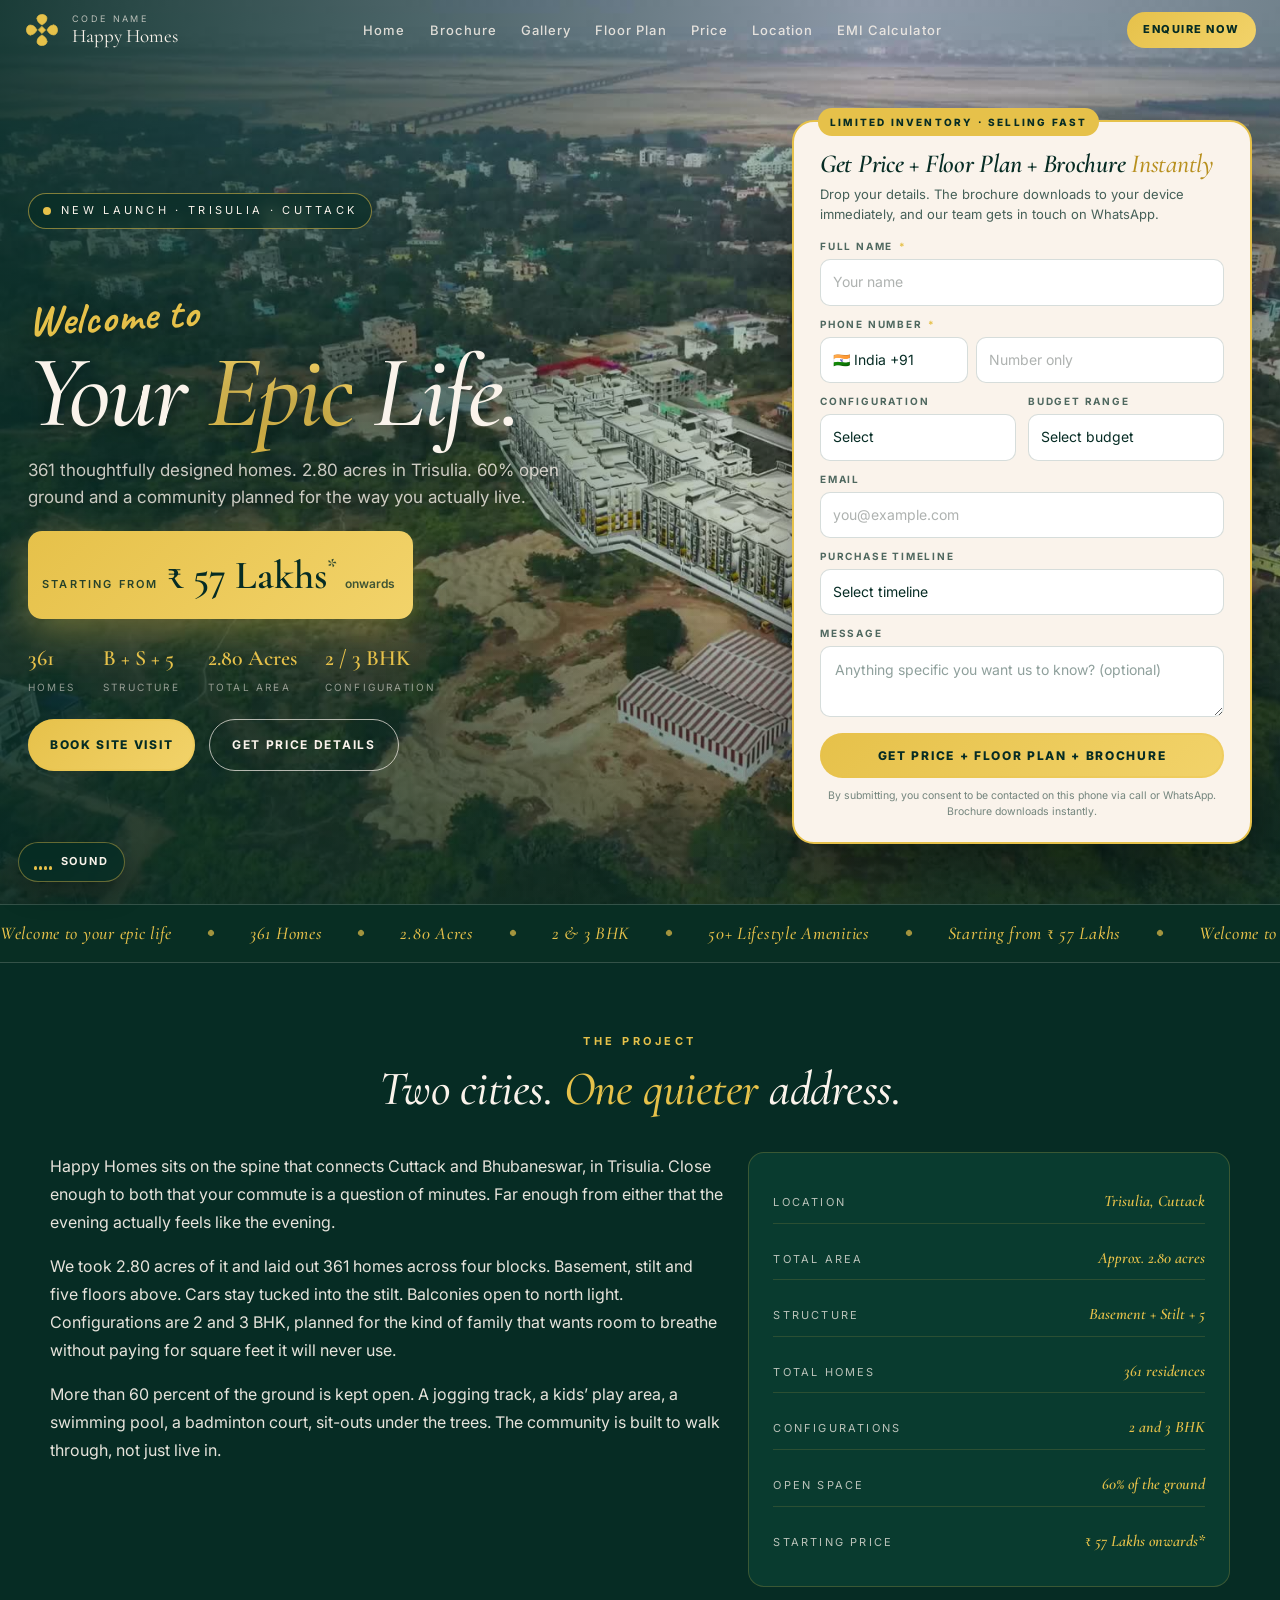
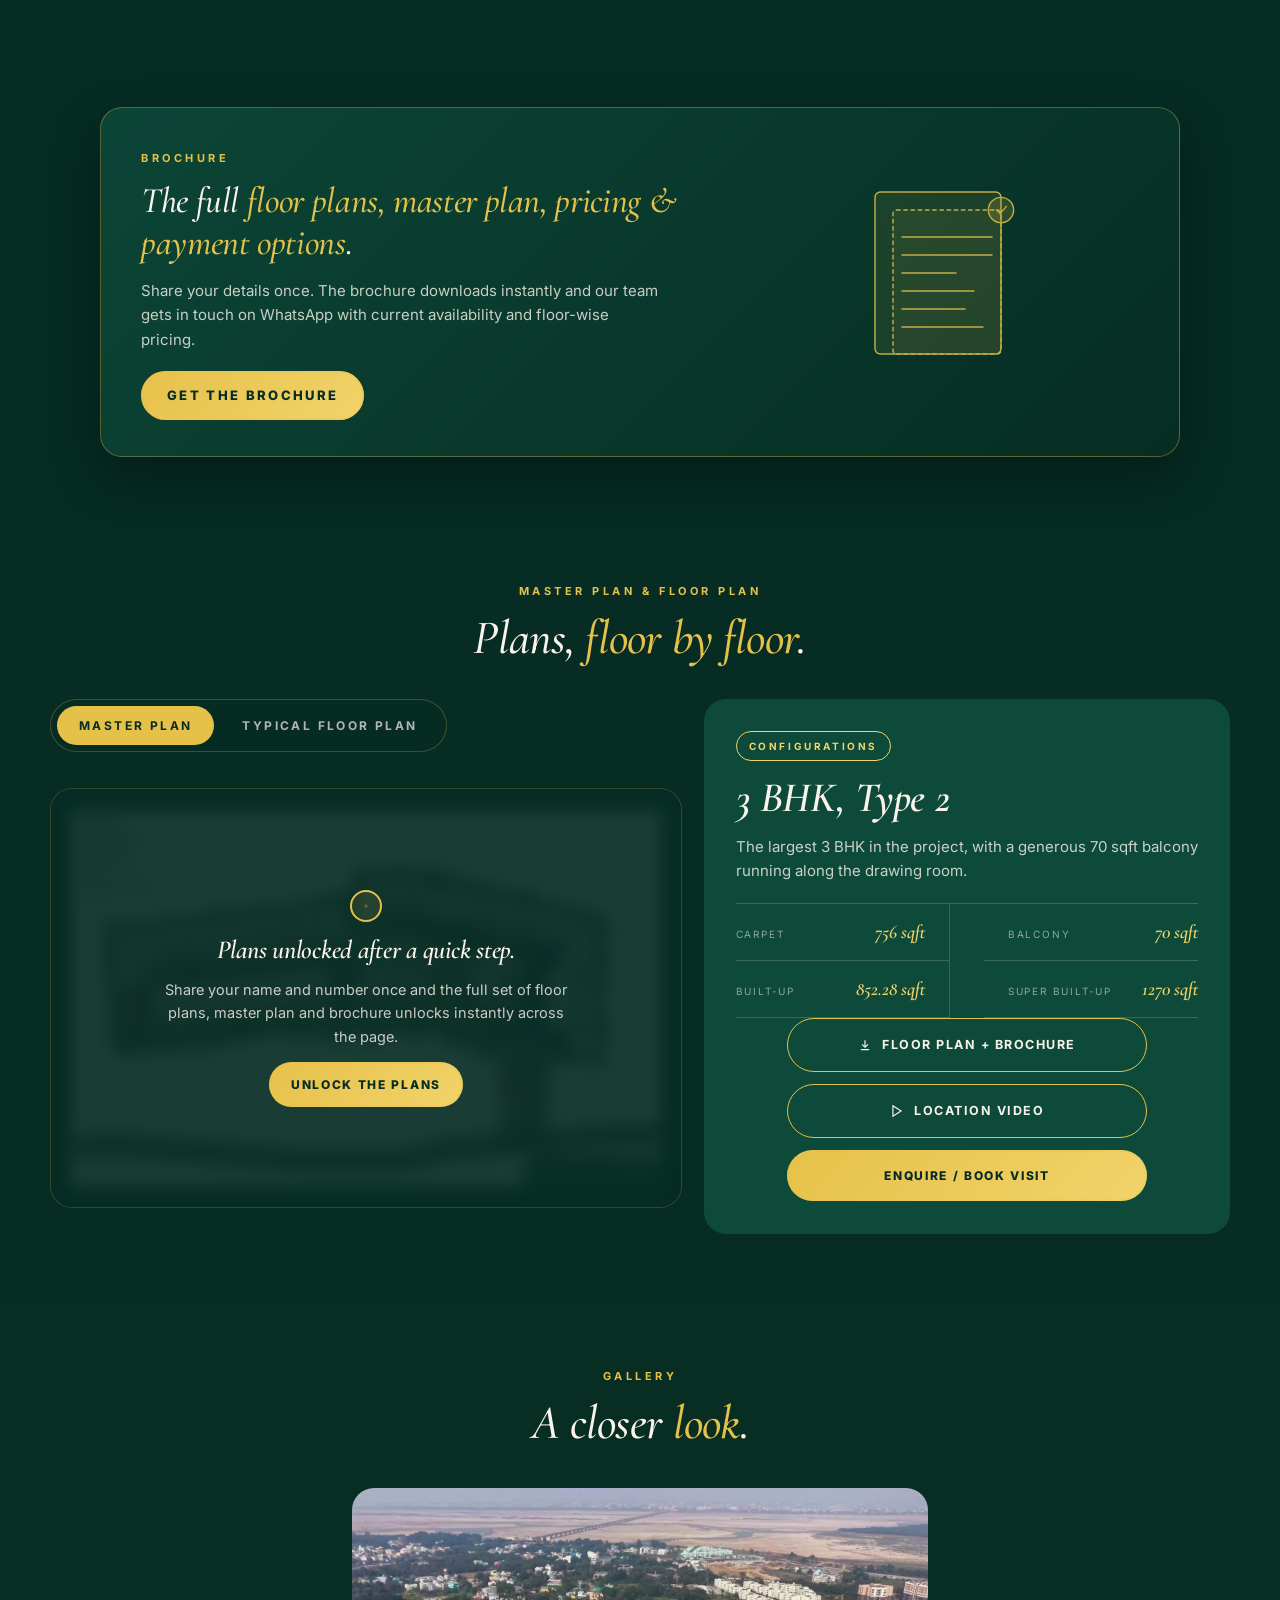
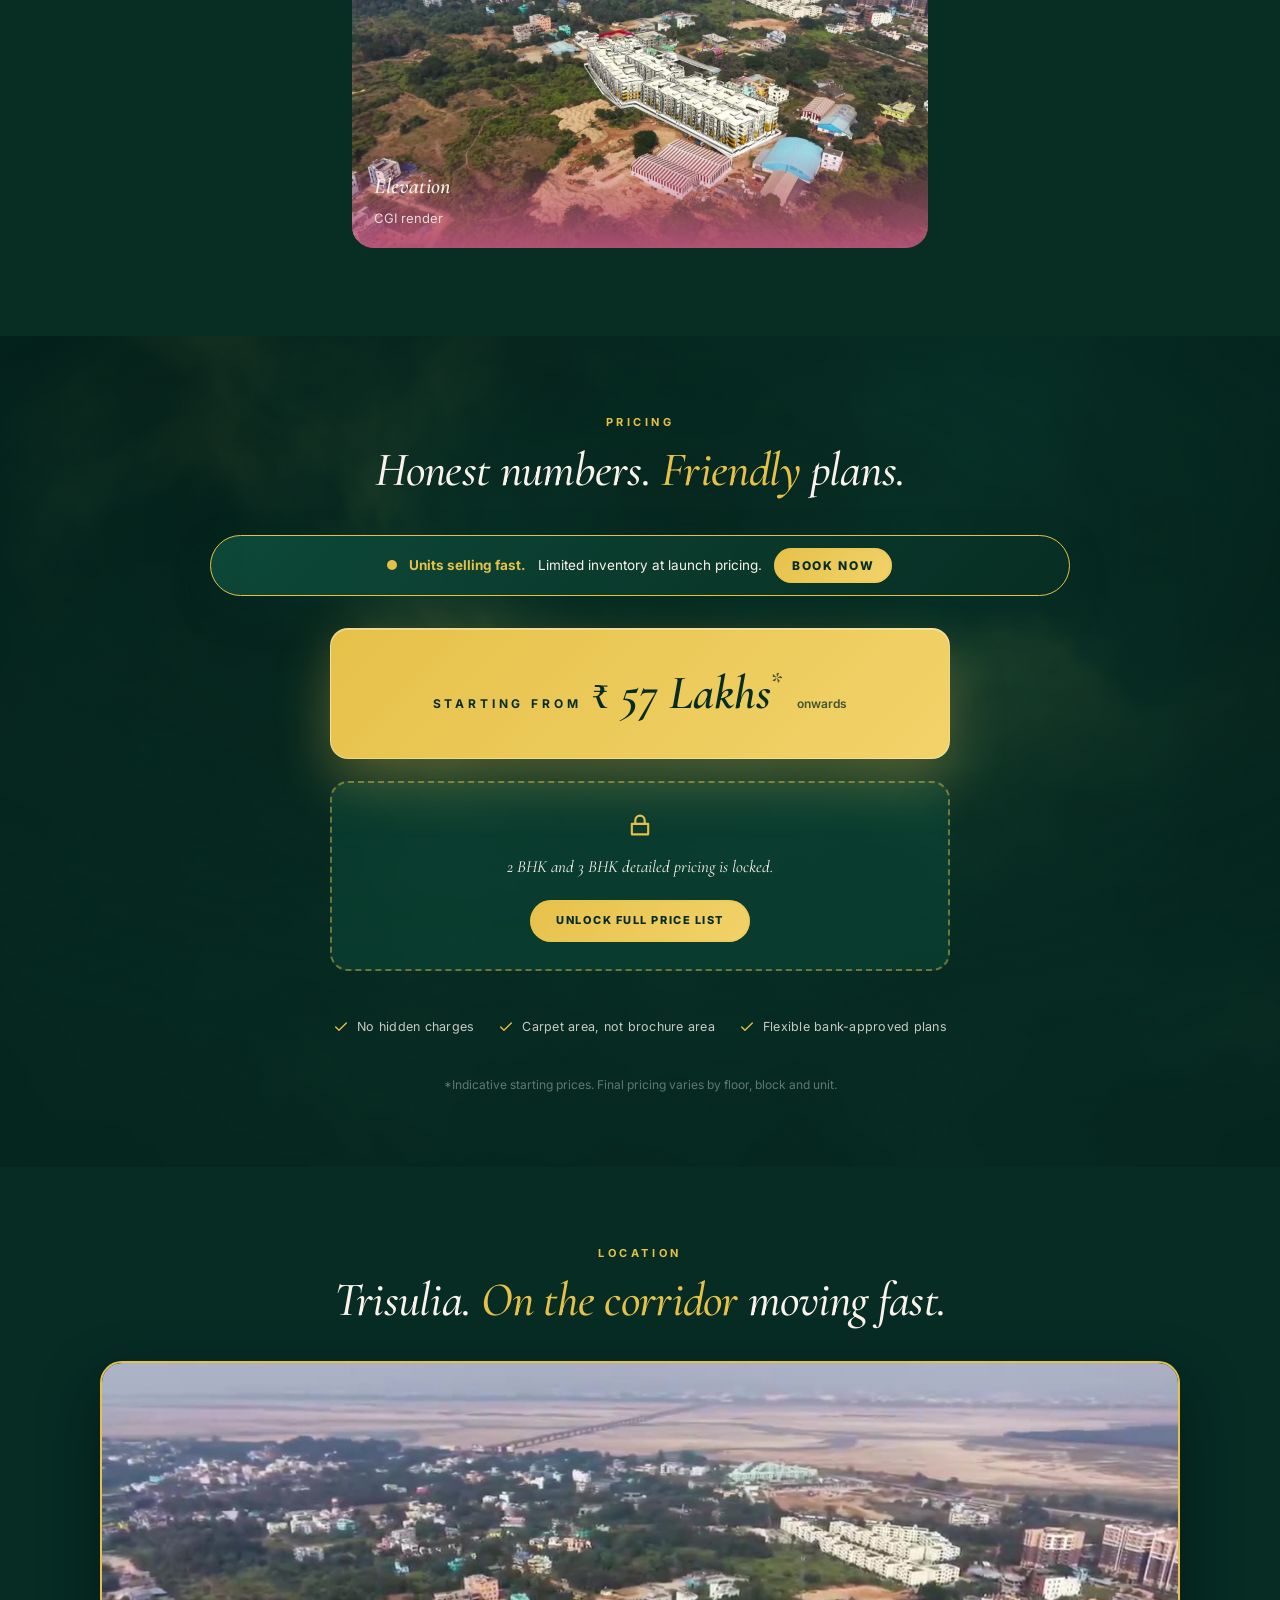
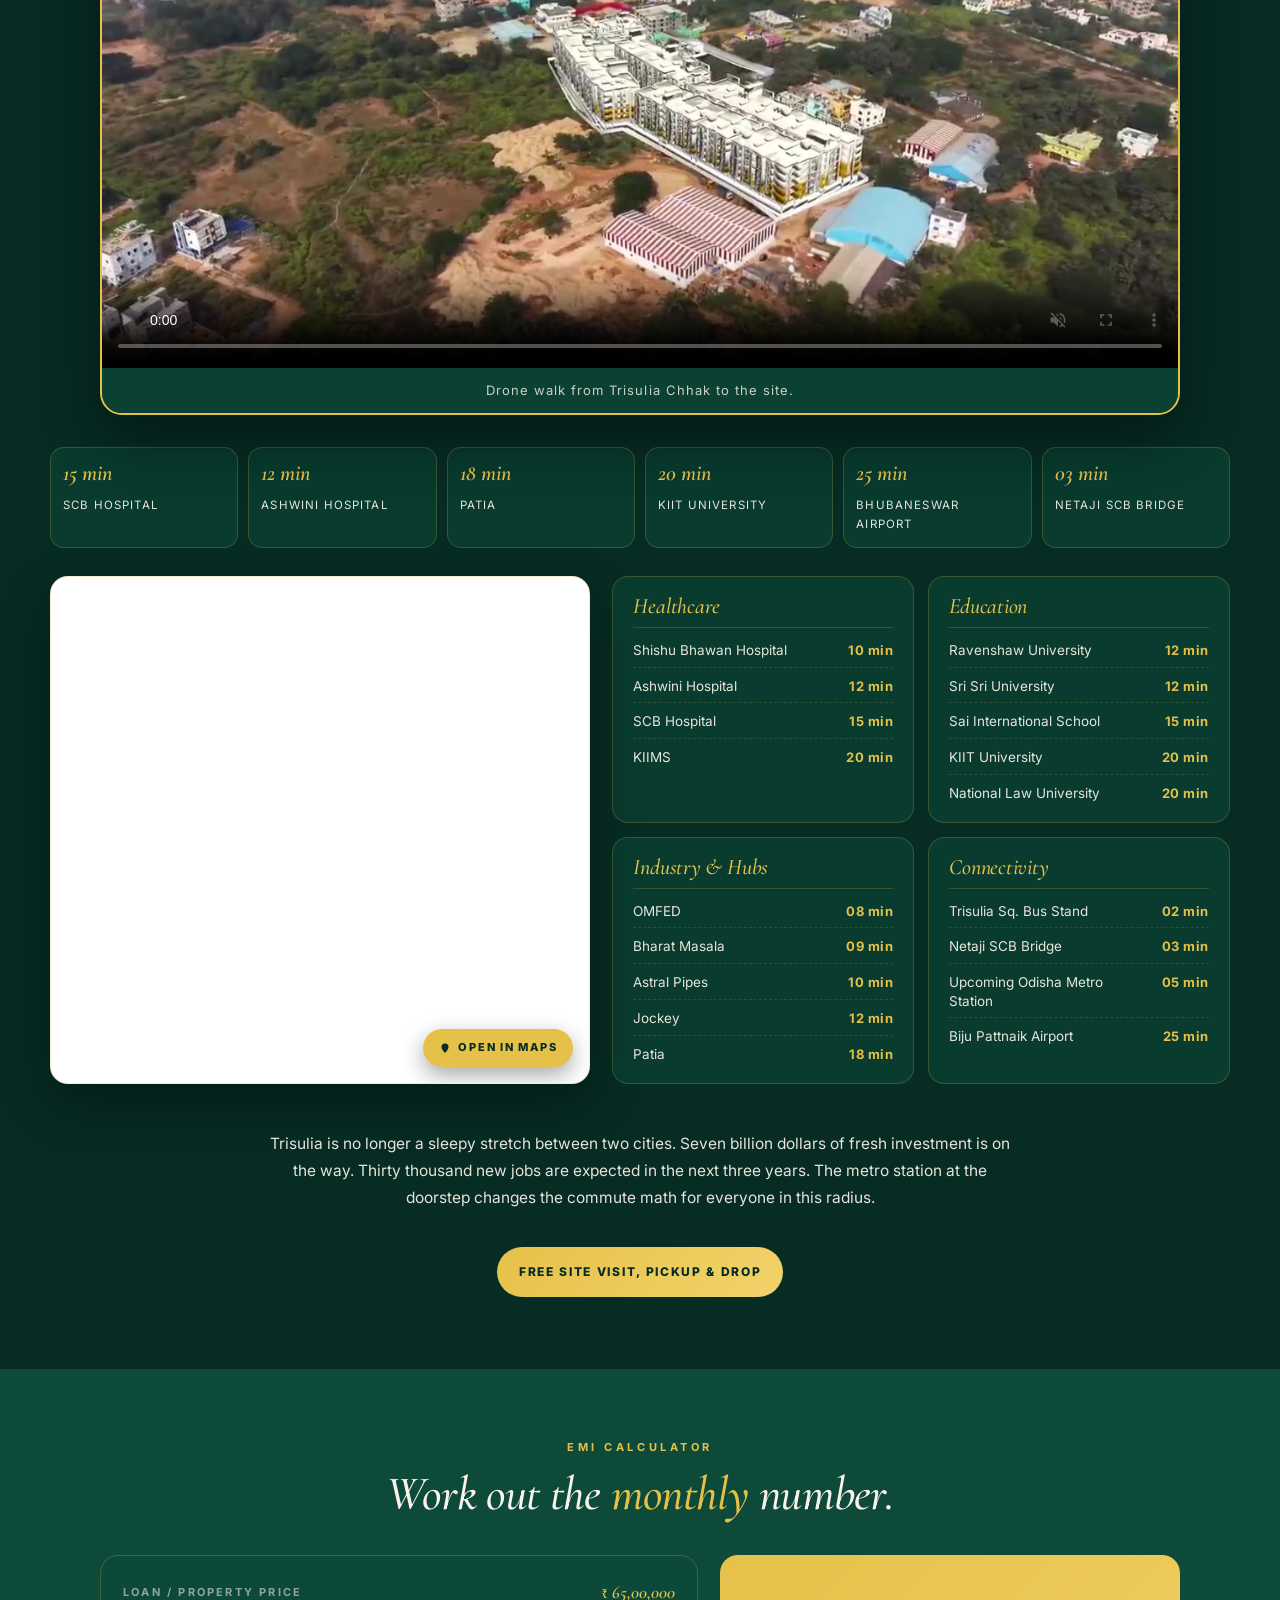
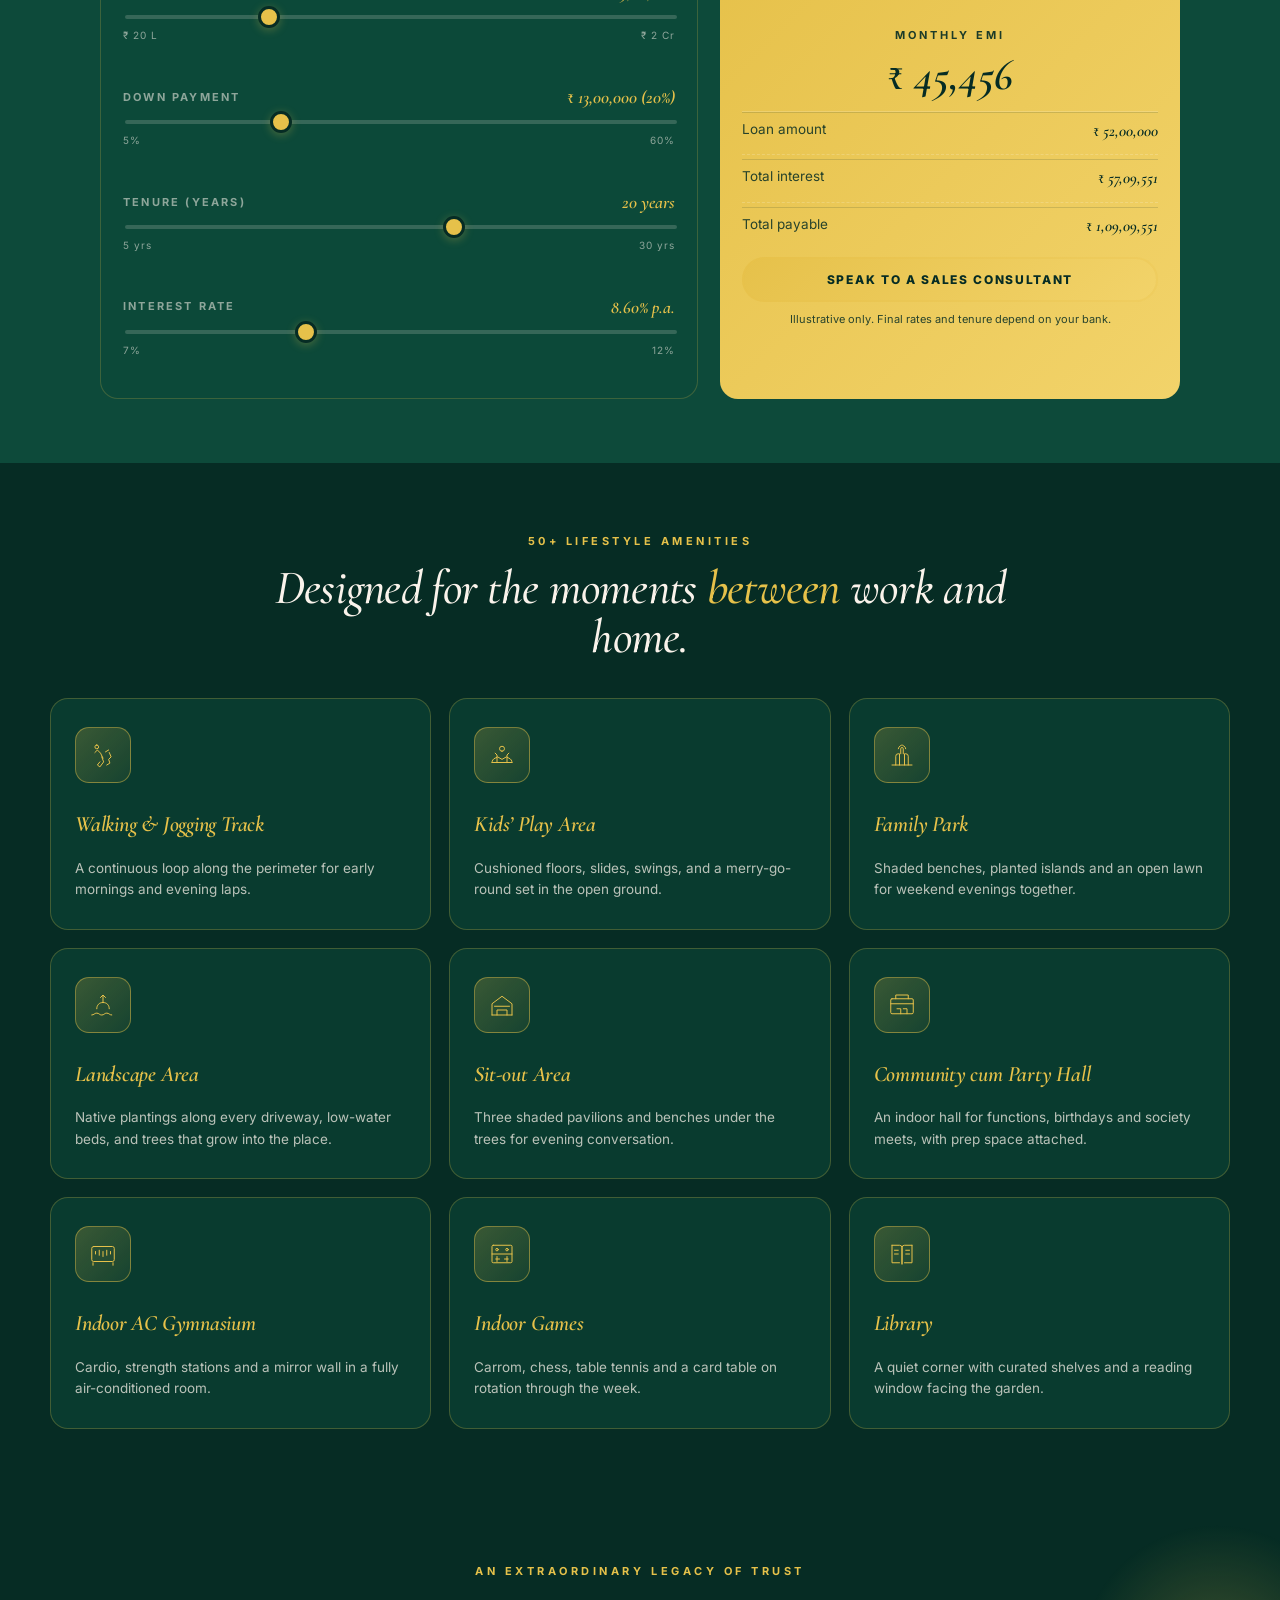
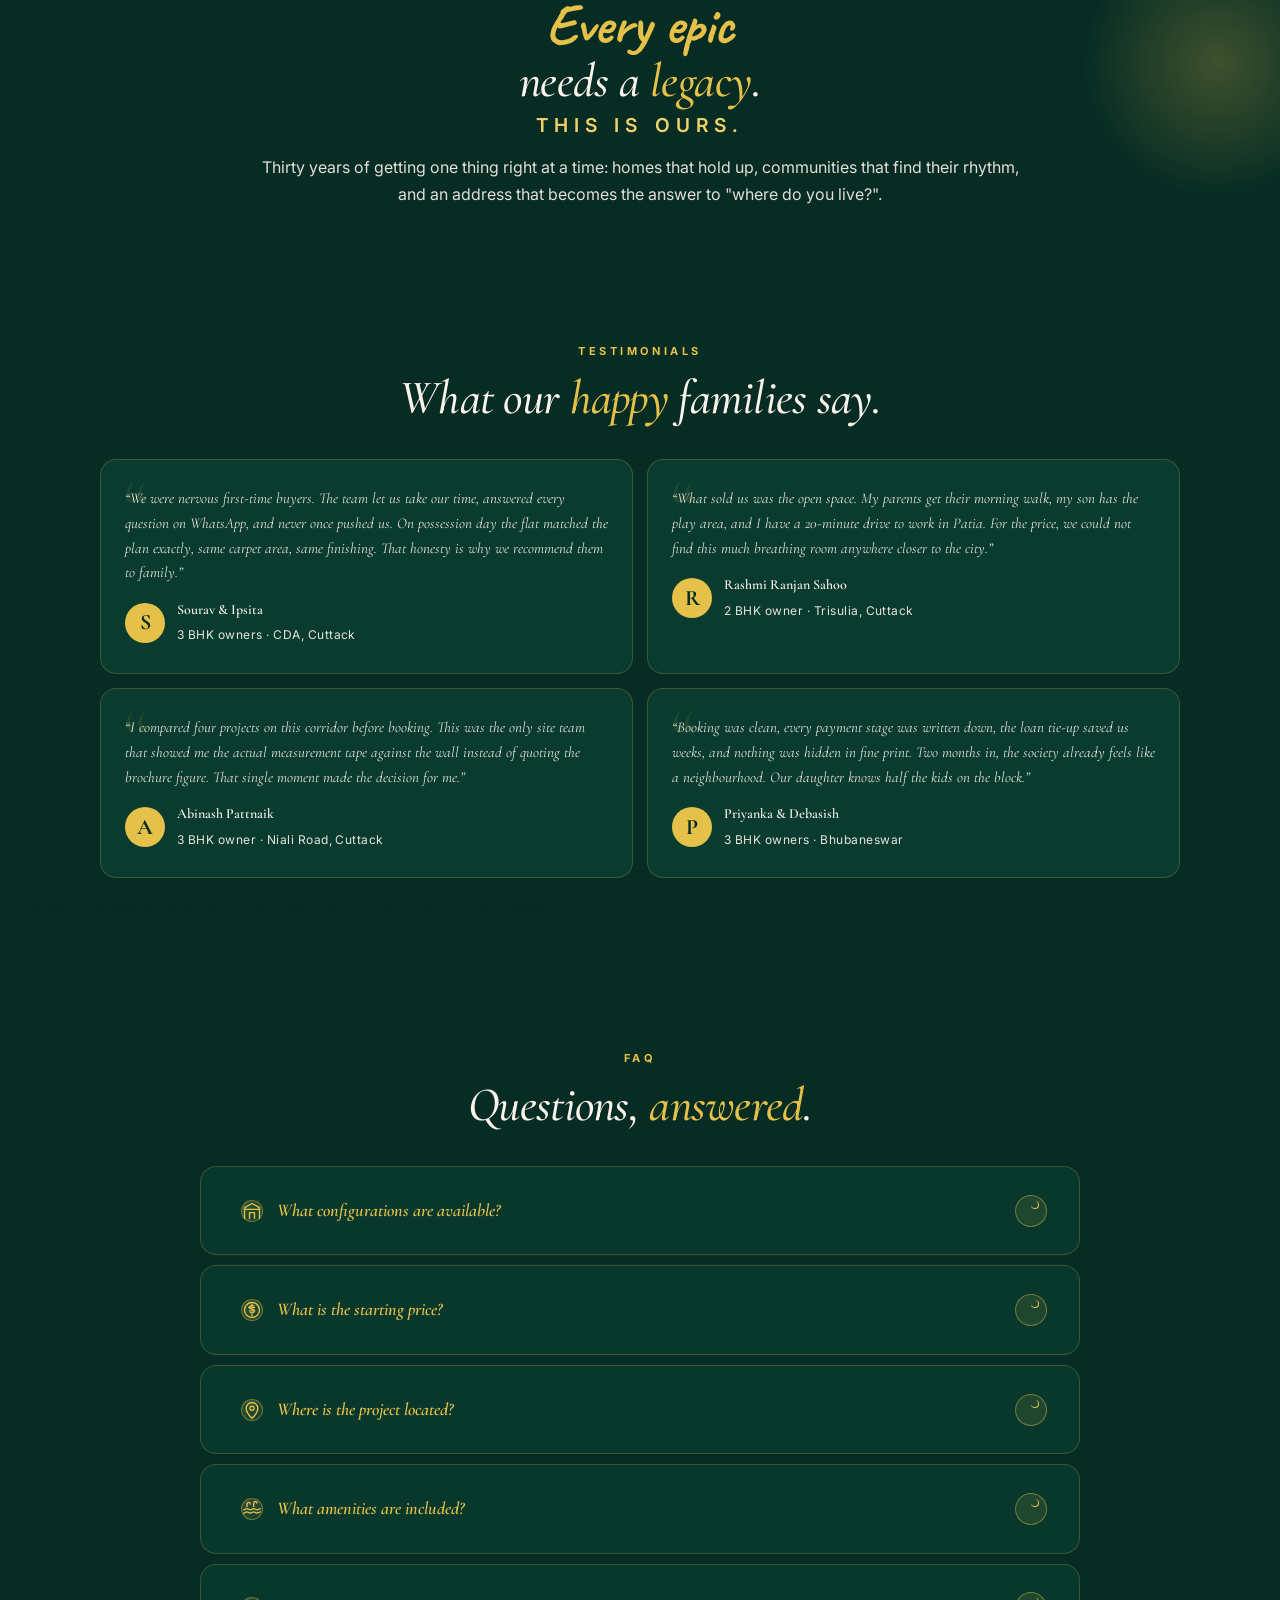
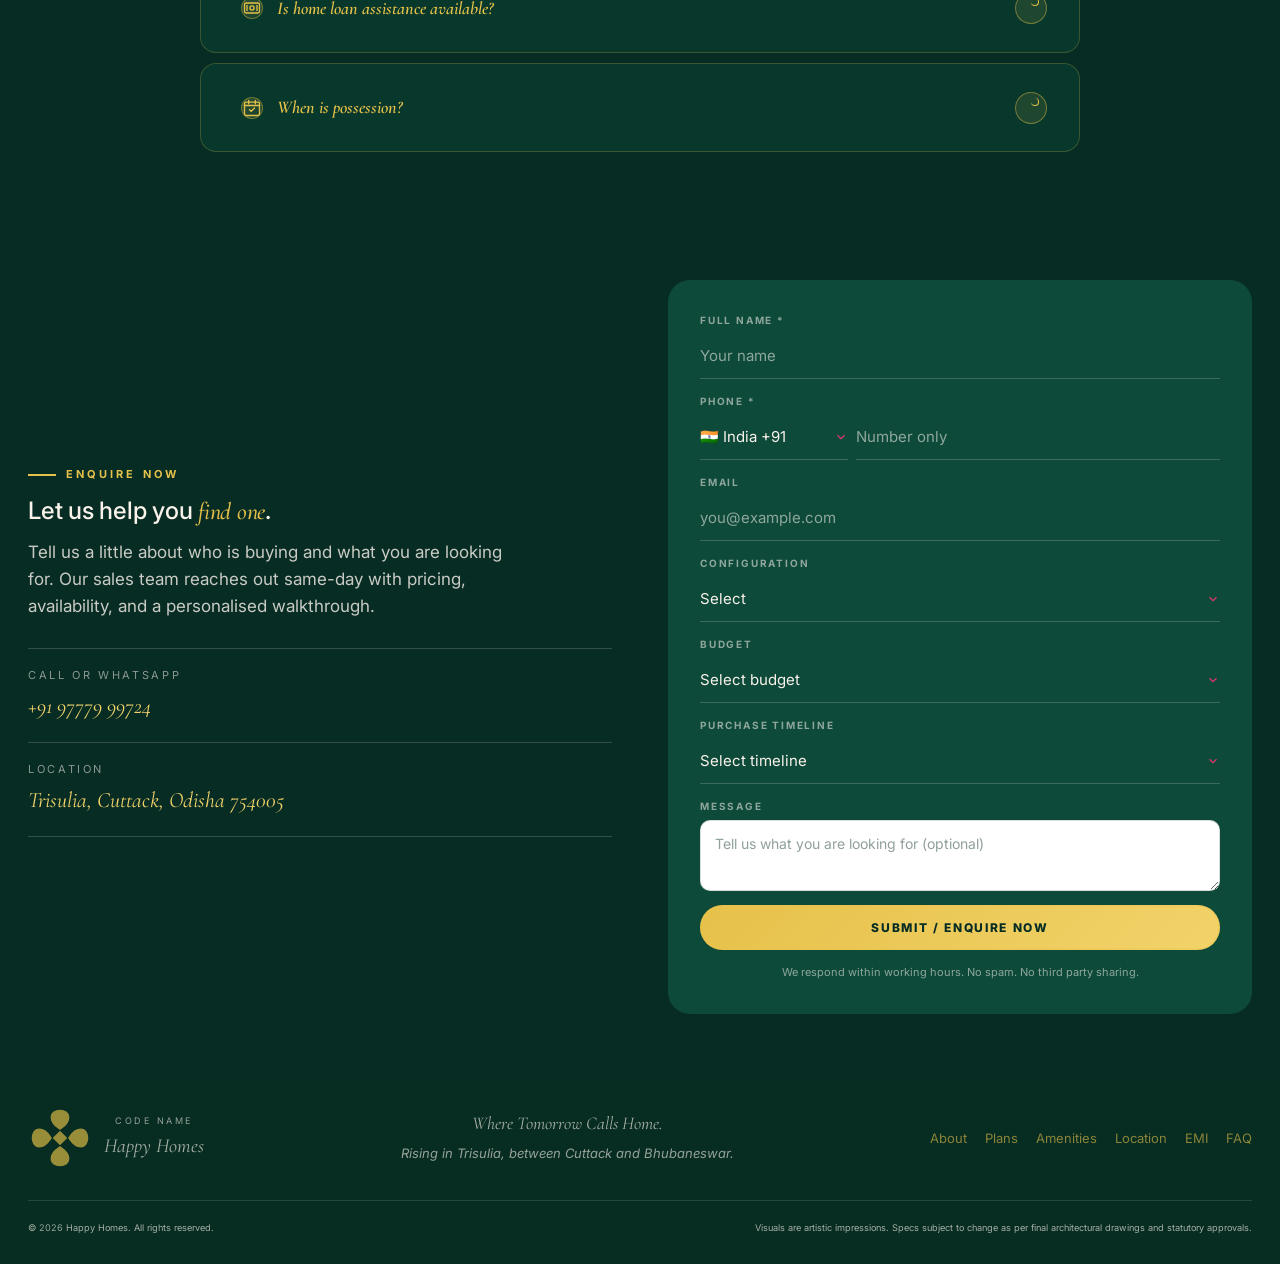
<file: index.html>
<!DOCTYPE html>
<html lang="en">
<head>
  <meta charset="UTF-8" />
  <meta name="viewport" content="width=device-width, initial-scale=1.0" />
  <meta name="theme-color" content="#062c24" />
  <title>Happy Homes, Trisulia, Cuttack | 361 Premium 2 &amp; 3 BHK Homes from &#8377;57 Lakhs</title>
  <meta name="description" content="Happy Homes at Trisulia, Cuttack: 361 thoughtfully designed 2 and 3 BHK residences across 2.80 acres. 2 BHK from &#8377;57-58 L, 3 BHK from &#8377;65-69 L. 25 mins from Bhubaneswar Airport. Get price, floor plan and brochure instantly." />
  <meta name="keywords" content="Happy Homes Trisulia, Cuttack apartments, flats Trisulia, 2 BHK Cuttack, 3 BHK Cuttack, new launch Cuttack Bhubaneswar, residential project Trisulia, Metro Group Cuttack, real estate Cuttack" />
  <meta name="author" content="Code Name Happy Homes" />
  <meta name="robots" content="index, follow, max-snippet:-1, max-image-preview:large, max-video-preview:-1" />
  <meta name="geo.region" content="IN-OR" />
  <meta name="geo.placename" content="Trisulia, Cuttack, Odisha" />
  <link rel="canonical" href="https://codenamehappyhomes.net/" />

  <meta property="og:type" content="website" />
  <meta property="og:url" content="https://codenamehappyhomes.net/" />
  <meta property="og:title" content="Happy Homes, Trisulia | 361 Premium 2 &amp; 3 BHK Homes from &#8377;57 L" />
  <meta property="og:description" content="361 residences across 2.80 acres in Trisulia, Cuttack. Stilt + 5, 2 and 3 BHK north facing. 2 BHK from &#8377;57-58 L, 3 BHK from &#8377;65-69 L." />
  <meta property="og:image" content="https://codenamehappyhomes.net/assets/og.jpg" />
  <meta property="og:image:width" content="1200" />
  <meta property="og:image:height" content="630" />
  <meta property="og:locale" content="en_IN" />
  <meta property="og:site_name" content="Happy Homes" />
  <meta name="twitter:card" content="summary_large_image" />
  <meta name="twitter:title" content="Happy Homes, Trisulia, Cuttack" />
  <meta name="twitter:description" content="361 premium 2 &amp; 3 BHK residences in Trisulia. From &#8377;57 L. Get brochure instantly." />
  <meta name="twitter:image" content="https://codenamehappyhomes.net/assets/og.jpg" />

  <script type="application/ld+json">
  {
    "@context": "https://schema.org",
    "@type": "ApartmentComplex",
    "name": "Code Name Happy Homes",
    "description": "361 premium 2 and 3 BHK residences across 2.80 acres in Trisulia, between Cuttack and Bhubaneswar. 2 BHK from ₹57-58 L, 3 BHK from ₹65-69 L.",
    "url": "https://codenamehappyhomes.net/",
    "image": "https://codenamehappyhomes.net/assets/og.jpg",
    "numberOfAccommodationUnits": 361,
    "petsAllowed": true,
    "priceRange": "₹57 L - ₹69 L",
    "address": { "@type": "PostalAddress", "streetAddress": "Trisulia", "addressLocality": "Cuttack", "postalCode": "754005", "addressRegion": "Odisha", "addressCountry": "IN" },
    "geo": { "@type": "GeoCoordinates", "latitude": "20.50", "longitude": "85.92" },
    "telephone": "+91-9777999724",
    "amenityFeature": [
      { "@type": "LocationFeatureSpecification", "name": "Swimming Pool", "value": true },
      { "@type": "LocationFeatureSpecification", "name": "Clubhouse", "value": true },
      { "@type": "LocationFeatureSpecification", "name": "Gym", "value": true },
      { "@type": "LocationFeatureSpecification", "name": "Kids Play Area", "value": true },
      { "@type": "LocationFeatureSpecification", "name": "24x7 Security", "value": true }
    ]
  }
  </script>
  <script type="application/ld+json">
  {
    "@context": "https://schema.org",
    "@type": "FAQPage",
    "mainEntity": [
      { "@type": "Question", "name": "What configurations are available at Happy Homes?", "acceptedAnswer": { "@type": "Answer", "text": "Four north facing configurations across two 2 BHK variants (Super built-up 1025 and 1040 sqft) and two 3 BHK variants (Super built-up 1190 and 1270 sqft)." } },
      { "@type": "Question", "name": "What is the starting price?", "acceptedAnswer": { "@type": "Answer", "text": "2 BHK starts from ₹57-58 Lakhs and 3 BHK from ₹65-69 Lakhs. Final pricing varies by floor, block and unit." } },
      { "@type": "Question", "name": "Where is Happy Homes located?", "acceptedAnswer": { "@type": "Answer", "text": "Trisulia, Cuttack, on the corridor between Cuttack and Bhubaneswar. 25 mins to Bhubaneswar Airport, 15 mins to Ashwini Hospital, 18 mins to Patia, 20 mins to KIIT University." } },
      { "@type": "Question", "name": "When is possession expected?", "acceptedAnswer": { "@type": "Answer", "text": "Indicative handover by Q2 2027. Replace with the precise handover date as construction advances." } }
    ]
  }
  </script>

  <link rel="icon" type="image/svg+xml" href="assets/logo-mark.svg" />
  <link rel="preconnect" href="https://fonts.googleapis.com" />
  <link rel="preconnect" href="https://fonts.gstatic.com" crossorigin />
  <link href="https://fonts.googleapis.com/css2?family=Cormorant+Garamond:ital,wght@0,500;0,600;0,700;1,500;1,600;1,700&family=Inter:wght@300;400;500;600;700&family=Caveat:wght@500;700&display=swap" rel="stylesheet" />
  <link rel="stylesheet" href="styles.css" />

  <!-- Google tag (gtag.js) -->
<script async src="https://www.googletagmanager.com/gtag/js?id=G-WT3VBQJMH0"></script>
<script>
  window.dataLayer = window.dataLayer || [];
  function gtag(){dataLayer.push(arguments);}
  gtag('js', new Date());

  gtag('config', 'G-WT3VBQJMH0');
</script>
<!-- Google Tag Manager -->
<script>(function(w,d,s,l,i){w[l]=w[l]||[];w[l].push({'gtm.start':
new Date().getTime(),event:'gtm.js'});var f=d.getElementsByTagName(s)[0],
j=d.createElement(s),dl=l!='dataLayer'?'&l='+l:'';j.async=true;j.src=
'https://www.googletagmanager.com/gtm.js?id='+i+dl;f.parentNode.insertBefore(j,f);
})(window,document,'script','dataLayer','GTM-N7LTN3LF');</script>
<!-- End Google Tag Manager -->

</head>
<body>
<!-- Google Tag Manager (noscript) -->
<noscript><iframe src="https://www.googletagmanager.com/ns.html?id=GTM-N7LTN3LF"
height="0" width="0" style="display:none;visibility:hidden"></iframe></noscript>
<!-- End Google Tag Manager (noscript) -->
  <!-- Netlify Forms detection declarations (hidden, AJAX submissions also work) -->
  <form name="hero-lead" netlify netlify-honeypot="bot-field" hidden>
    <input type="text" name="name" /><input type="tel" name="phone" /><input type="email" name="email" />
    <input type="text" name="config" /><input type="text" name="budget" /><input type="text" name="timeline" />
    <input type="text" name="message" /><input type="text" name="source" /><input type="text" name="page" />
    <input type="text" name="plan" />
  </form>
  <form name="modal-enquiry" netlify netlify-honeypot="bot-field" hidden>
    <input type="text" name="name" /><input type="tel" name="phone" /><input type="email" name="email" />
    <input type="text" name="config" /><input type="text" name="budget" /><input type="text" name="timeline" />
    <input type="text" name="message" /><input type="text" name="source" /><input type="text" name="page" />
    <input type="text" name="plan" />
  </form>
  <form name="site-visit" netlify netlify-honeypot="bot-field" hidden>
    <input type="text" name="name" /><input type="tel" name="phone" /><input type="email" name="email" />
    <input type="text" name="config" /><input type="text" name="budget" /><input type="text" name="timeline" />
    <input type="text" name="message" />
    <input type="text" name="date" /><input type="text" name="slot" /><input type="text" name="pickup" />
    <input type="text" name="source" /><input type="text" name="page" />
  </form>
  <form name="video-call" netlify netlify-honeypot="bot-field" hidden>
    <input type="text" name="name" /><input type="tel" name="phone" /><input type="email" name="email" />
    <input type="text" name="config" /><input type="text" name="budget" /><input type="text" name="timeline" />
    <input type="text" name="message" /><input type="text" name="slot" />
    <input type="text" name="source" /><input type="text" name="page" />
  </form>
  <form name="contact" netlify netlify-honeypot="bot-field" hidden>
    <input type="text" name="name" /><input type="tel" name="phone" /><input type="email" name="email" />
    <input type="text" name="config" /><input type="text" name="budget" /><input type="text" name="timeline" />
    <input type="text" name="message" /><input type="text" name="source" /><input type="text" name="page" />
  </form>


  <!-- PRELOADER (logo fills 0-100%) -->
  <div class="preloader" id="preloader" aria-hidden="false">
    <div class="preloader__stage">
      <div class="preloader__logo">
        <img class="preloader__logo-ghost" src="assets/logo-mark.svg" alt="" />
        <img class="preloader__logo-fill" id="preLogoFill" src="assets/logo-mark.svg" alt="" />
      </div>
      <div class="preloader__bar"><span id="preBar"></span></div>
      <div class="preloader__count"><span id="preCount">0</span>%</div>
      <p class="preloader__caption">Happy Homes</p>
    </div>
  </div>

  <!-- NAV -->
  <header class="nav" id="nav">
    <a href="#top" class="nav__brand" aria-label="Happy Homes">
      <img class="nav__hh" src="assets/logo-mark.svg" alt="" />
      <span class="nav__brand-text">
        <small>Code Name</small>
        Happy Homes
      </span>
    </a>
    <nav class="nav__menu" id="navMenu" aria-label="Primary">
      <a href="#top">Home</a>
      <a href="#brochure">Brochure</a>
      <a href="#gallery">Gallery</a>
      <a href="#plans">Floor Plan</a>
      <a href="#pricing">Price</a>
      <a href="#location">Location</a>
      <a href="#emi">EMI Calculator</a>
    </nav>
    <button class="nav__cta btn btn--pink btn--sm" data-open-modal>Enquire Now</button>
    <button class="nav__toggle" id="navToggle" aria-label="Open menu" aria-expanded="false">
      <span></span><span></span>
    </button>
  </header>

  <!-- RIGHT STICKY CTA RAIL (Nawah Emporio style) -->
  <aside class="rail" aria-label="Quick actions">
    <a class="rail__btn" data-open-video href="#" aria-label="Instant Video Call">
      <svg viewBox="0 0 24 24" width="20" height="20" fill="none" stroke="currentColor" stroke-width="1.8"><rect x="2" y="6" width="13" height="12" rx="2"/><path d="M22 8l-7 4 7 4z"/></svg>
      <span>Video Call</span>
    </a>
    <a class="rail__btn" href="https://wa.me/919777999724?text=Hi%2C%20I%27d%20like%20to%20know%20more%20about%20Happy%20Homes%2C%20Trisulia." target="_blank" rel="noopener" aria-label="WhatsApp"><svg viewBox="0 0 32 32" width="20" height="20" aria-hidden="true"><path fill="currentColor" d="M16.04 4C10.42 4 5.86 8.56 5.86 14.18c0 1.98.55 3.83 1.51 5.42L6 26l6.6-1.73a10.12 10.12 0 004.04.82h.01c5.62 0 10.18-4.56 10.18-10.18 0-2.72-1.06-5.27-2.98-7.19A10.13 10.13 0 0016.04 4zm0 18.55h-.01a8.4 8.4 0 01-4.29-1.18l-.31-.18-3.82 1 1.02-3.72-.2-.32a8.37 8.37 0 01-1.28-4.46c0-4.62 3.76-8.38 8.39-8.38 2.24 0 4.34.87 5.93 2.45a8.36 8.36 0 012.46 5.93c0 4.62-3.76 8.38-8.39 8.38zm4.6-6.27c-.25-.13-1.49-.74-1.72-.82-.23-.08-.4-.13-.57.13-.17.25-.65.82-.8.99-.15.17-.3.19-.55.06-.25-.13-1.06-.39-2.02-1.25-.75-.67-1.25-1.49-1.4-1.74-.15-.25-.02-.39.11-.51.11-.11.25-.3.38-.45.13-.15.17-.25.25-.42.08-.17.04-.32-.02-.45-.06-.13-.57-1.38-.78-1.88-.2-.49-.41-.43-.57-.43h-.49c-.17 0-.45.06-.68.32-.23.25-.89.87-.89 2.13 0 1.25.91 2.46 1.04 2.63.13.17 1.79 2.74 4.34 3.85.61.26 1.08.42 1.45.54.61.19 1.16.17 1.6.1.49-.07 1.49-.61 1.7-1.2.21-.59.21-1.09.15-1.2-.07-.11-.23-.17-.48-.3z"/></svg><span>WhatsApp</span></a>
    <a class="rail__btn" href="tel:+919777999724" aria-label="Call us">
      <svg viewBox="0 0 24 24" width="20" height="20" fill="none" stroke="currentColor" stroke-width="1.8"><path d="M22 16.92v3a2 2 0 01-2.18 2 19.79 19.79 0 01-8.63-3.07 19.5 19.5 0 01-6-6 19.79 19.79 0 01-3.07-8.67A2 2 0 014.11 2h3a2 2 0 012 1.72c.13.96.36 1.9.7 2.81a2 2 0 01-.45 2.11L8.09 9.91a16 16 0 006 6l1.27-1.27a2 2 0 012.11-.45c.91.34 1.85.57 2.81.7A2 2 0 0122 16.92z"/></svg>
      <span>97779 99724</span>
    </a>
    <button class="rail__btn" data-open-modal aria-label="Enquire">
      <svg viewBox="0 0 24 24" width="20" height="20" fill="none" stroke="currentColor" stroke-width="1.8"><path d="M4 5h16v12H7l-3 3z"/></svg>
      <span>Enquire</span>
    </button>
    <button class="rail__btn rail__btn--free" data-open-sitevisit aria-label="Free site visit with pickup and drop">
      <svg viewBox="0 0 24 24" width="22" height="22" fill="none" stroke="currentColor" stroke-width="1.8"><path d="M3 13l2-5h11l3 5v5h-2a2 2 0 11-4 0H9a2 2 0 11-4 0H3z"/><circle cx="7" cy="18" r="1.5"/><circle cx="15" cy="18" r="1.5"/></svg>
      <span><i>Free</i>Site Visit<br>Pickup &amp; Drop</span>
    </button>
  </aside>

  <main id="top">

    <!-- HERO -->
    <section class="hero" id="hero">
      <div class="hero__bg" aria-hidden="true">
        <video class="hero__drone" autoplay muted loop playsinline preload="auto" poster="assets/hero-poster.jpg">
          <source src="assets/cgi-elevation.mp4" type="video/mp4" />
        </video>
        <div class="hero__overlay"></div>
      </div>

      <div class="hero__inner">
        <div class="hero__copy">
          <div class="hero__eyebrow">
            <span class="dot"></span>
            <span>New Launch &middot; Trisulia &middot; Cuttack</span>
          </div>
          <h1 class="hero__title">
            <span class="hero__hand">Welcome to</span><br>
            Your <em>Epic</em> Life.
          </h1>
          <p class="hero__sub">
            361 thoughtfully designed homes. 2.80 acres in Trisulia. 60% open ground and a community planned for the way you actually live.
          </p>

          <div class="hero__price">
            <span>Starting from</span>
            <b>&#8377; 57 Lakhs<i>*</i></b>
            <small>onwards</small>
          </div>

          <ul class="hero__chips">
            <li><b>361</b><span>Homes</span></li>
            <li><b>B + S + 5</b><span>Structure</span></li>
            <li><b>2.80 Acres</b><span>Total area</span></li>
            <li><b>2 / 3 BHK</b><span>Configuration</span></li>
          </ul>

          <div class="hero__actions">
            <button class="btn btn--pink btn--pulse" data-open-sitevisit>Book Site Visit</button>
            <button class="btn btn--outline" data-open-modal>Get Price Details</button>
          </div>
        </div>

        <aside class="lead-card" aria-labelledby="leadCardTitle">
          <span class="lead-card__pill">Limited Inventory &middot; Selling Fast</span>
          <h2 id="leadCardTitle">Get Price + Floor Plan + Brochure <em>Instantly</em></h2>
          <p>Drop your details. The brochure downloads to your device immediately, and our team gets in touch on WhatsApp.</p>

          <form class="lead-form" id="heroForm" name="hero-lead" data-netlify="true" data-netlify-honeypot="bot-field" novalidate>
            <input type="hidden" name="form-name" value="hero-lead" />
            <p class="hidden" style="display:none"><label>Leave blank: <input name="bot-field" /></label></p>
            <div class="field field--full">
              <label for="h-name">Full Name <span aria-hidden="true">*</span></label>
              <input id="h-name" name="name" type="text" required autocomplete="name" placeholder="Your name" />
            </div>
            <div class="field field--full">
              <label for="h-phone">Phone Number <span aria-hidden="true">*</span></label>
              <div class="phone-row"><select class="phone-cc" id="h-cc" name="cc" aria-label="Country code"><option value="+91" selected>🇮🇳 India +91</option><option value="+977">🇳🇵 Nepal +977</option><option value="+971">🇦🇪 UAE +971</option><option value="+1">🇺🇸 USA / Canada +1</option><option value="+44">🇬🇧 UK +44</option><option value="+61">🇦🇺 Australia +61</option><option value="+65">🇸🇬 Singapore +65</option><option value="+974">🇶🇦 Qatar +974</option><option value="+966">🇸🇦 Saudi Arabia +966</option><option value="+880">🇧🇩 Bangladesh +880</option><option value="+60">🇲🇾 Malaysia +60</option><option value="+968">🇴🇲 Oman +968</option></select><input id="h-phone" name="phone" type="tel" required inputmode="numeric" autocomplete="tel" pattern="[0-9]{6,15}" placeholder="Number only" /></div>
            </div>
            <div class="field">
              <label for="h-config">Configuration</label>
              <select id="h-config" name="config">
                <option value="">Select</option>
                <option>2 BHK</option>
                <option>3 BHK</option>
                <option>2 &amp; 3 BHK</option>
              </select>
            </div>
            <div class="field">
              <label for="h-budget">Budget Range</label>
              <select id="h-budget" name="budget">
                <option value="">Select budget</option>
                <option>Below &#8377;57 Lakhs</option>
                <option>&#8377;57 - 70 Lakhs</option>
                <option>&#8377;70 Lakhs - 1 Cr</option>
                <option>Above &#8377;1 Cr</option>
              </select>
            </div>
            <div class="field field--full">
              <label for="h-email">Email</label>
              <input id="h-email" name="email" type="email" autocomplete="email" placeholder="you@example.com" />
            </div>
            <div class="field field--full">
              <label for="h-timeline">Purchase Timeline</label>
              <select id="h-timeline" name="timeline">
                <option value="">Select timeline</option>
                <option>Ready to move in</option>
                <option>Within 1 - 3 months</option>
                <option>Within 3 - 6 months</option>
              </select>
            </div>
            <div class="field field--full">
              <label for="h-message">Message</label>
              <textarea id="h-message" name="message" rows="2" placeholder="Anything specific you want us to know? (optional)"></textarea>
            </div>
            <input type="hidden" name="source" value="Hero inline form" />
            <input type="hidden" name="page" id="h-page" value="" />
            <button class="btn btn--pink btn--block btn--pulse" type="submit"><span>Get Price + Floor Plan + Brochure</span></button>
            <small class="lead-form__note">By submitting, you consent to be contacted on this phone via call or WhatsApp. Brochure downloads instantly.</small>
          </form>
          <div class="lead-form__success" id="heroSuccess" hidden>
            <svg viewBox="0 0 24 24" width="36" height="36" aria-hidden="true"><path d="M5 13l4 4L19 7" fill="none" stroke="currentColor" stroke-width="2" stroke-linecap="round" stroke-linejoin="round"/></svg>
            <h3>Thank You.</h3>
            <p>Your brochure has started downloading. Our team will reach you within working hours.</p>
            <a class="btn btn--pink btn--block" id="heroSuccessWA" href="https://wa.me/919777999724" target="_blank" rel="noopener"><span>Continue on WhatsApp</span></a>
          </div>
        </aside>
      </div>
    </section>

    <!-- TICKER MARQUEE -->
    <div class="marquee" aria-hidden="true">
      <div class="marquee__track">
        <span>Welcome to your epic life</span><i></i>
        <span>361 Homes</span><i></i>
        <span>2.80 Acres</span><i></i>
        <span>2 &amp; 3 BHK</span><i></i>
        <span>50+ Lifestyle Amenities</span><i></i>
        <span>Starting from &#8377; 57 Lakhs</span><i></i>
        <span>Welcome to your epic life</span><i></i>
        <span>361 Homes</span><i></i>
        <span>2.80 Acres</span><i></i>
        <span>2 &amp; 3 BHK</span><i></i>
        <span>50+ Lifestyle Amenities</span><i></i>
        <span>Starting from &#8377; 57 Lakhs</span><i></i>
      </div>
    </div>
<!-- HERO ABOUT (project intro) -->
    <section class="about" id="about">
      <div class="container">
        <div class="about__head">
          <span class="eyebrow">The project</span>
          <h2>Two cities. <em>One quieter</em> address.</h2>
        </div>
        <div class="about__layout">
          <div class="about__body">
            <p>Happy Homes sits on the spine that connects Cuttack and Bhubaneswar, in Trisulia. Close enough to both that your commute is a question of minutes. Far enough from either that the evening actually feels like the evening.</p>
            <p>We took 2.80 acres of it and laid out 361 homes across four blocks. Basement, stilt and five floors above. Cars stay tucked into the stilt. Balconies open to north light. Configurations are 2 and 3 BHK, planned for the kind of family that wants room to breathe without paying for square feet it will never use.</p>
            <p>More than 60 percent of the ground is kept open. A jogging track, a kids&rsquo; play area, a swimming pool, a badminton court, sit-outs under the trees. The community is built to walk through, not just live in.</p>
          </div>
          <aside class="about__facts">
            <ul>
              <li><span>Location</span><b>Trisulia, Cuttack</b></li>
              <li><span>Total area</span><b>Approx. 2.80 acres</b></li>
              <li><span>Structure</span><b>Basement + Stilt + 5</b></li>
              <li><span>Total homes</span><b>361 residences</b></li>
              <li><span>Configurations</span><b>2 and 3 BHK</b></li>
              <li><span>Open space</span><b>60% of the ground</b></li>
              <li><span>Starting price</span><b>&#8377; 57 Lakhs onwards*</b></li>
            </ul>
          </aside>
        </div>
      </div>
    </section>
<!-- BROCHURE BANNER -->
    <section class="brochure-banner" id="brochure">
      <div class="container">
        <div class="brochure-card">
          <div class="brochure-card__copy">
            <span class="eyebrow">Brochure</span>
            <h2>The full <em>floor plans, master plan, pricing &amp; payment options</em>.</h2>
            <p>Share your details once. The brochure downloads instantly and our team gets in touch on WhatsApp with current availability and floor-wise pricing.</p>
            <button class="btn btn--pink btn--pulse" data-open-modal><span>Get the Brochure</span></button>
          </div>
          <div class="brochure-card__art" aria-hidden="true">
            <svg viewBox="0 0 200 240" fill="none" stroke="currentColor" stroke-width="1.6" stroke-linejoin="round" stroke-linecap="round">
              <rect x="20" y="20" width="140" height="180" rx="6" fill="rgba(230,193,74,0.10)" stroke="currentColor"/>
              <rect x="40" y="40" width="120" height="160" rx="4" fill="rgba(230,193,74,0.06)" stroke="currentColor" stroke-dasharray="4 4"/>
              <path d="M50 70h100M50 90h100M50 110h60M50 130h80M50 150h70M50 170h90"/>
              <circle cx="160" cy="40" r="14" fill="rgba(230,193,74,0.20)" stroke="currentColor"/>
              <path d="M155 40l4 4 7-8" stroke="currentColor"/>
            </svg>
          </div>
        </div>
      </div>
    </section>

<!-- MASTER PLAN + FLOOR PLAN with toggle -->
    <section class="plans" id="plans">
      <div class="container">
        <div class="section-head">
          <span class="eyebrow">Master Plan &amp; Floor Plan</span>
          <h2>Plans, <em>floor by floor</em>.</h2>
        </div>
        <div class="plans__shell">
          <div class="plans__left">
            <div class="toggle" role="tablist" aria-label="Plan view">
              <button class="toggle__btn is-active" data-plan-view="master" role="tab" aria-selected="true">Master Plan</button>
              <button class="toggle__btn" data-plan-view="typical" role="tab" aria-selected="false">Typical Floor Plan</button>
            </div>
            <!-- Unit tabs (typical only) -->
            <div class="plans__tabs" data-show-on="typical">
              <button class="plans__tab" data-typical="2bhk-1">2 BHK &middot; Type 1</button>
              <button class="plans__tab" data-typical="2bhk-2">2 BHK &middot; Type 2</button>
              <button class="plans__tab" data-typical="3bhk-1">3 BHK &middot; Type 1</button>
              <button class="plans__tab is-active" data-typical="3bhk-2">3 BHK &middot; Type 2</button>
            </div>
            <!-- Floor plan / Walkthrough mode (typical only) -->
            <div class="plans__mode" data-show-on="typical" role="tablist" aria-label="Layout media">
              <button class="plans__mode-btn is-active" data-plan-mode="floor" role="tab" aria-selected="true">Floor plan</button>
              <button class="plans__mode-btn" data-plan-mode="walk" role="tab" aria-selected="false">Walkthrough</button>
            </div>
            <div class="plans__viewport">
              <div class="plans__lock" id="plansLock">
                <svg viewBox="0 0 24 24" width="32" height="32" aria-hidden="true"><path d="M8 11V8a4 4 0 018 0v3M5 11h14v9H5z" fill="none" stroke="currentColor" stroke-width="1.8" stroke-linejoin="round"/></svg>
                <h3>Plans unlocked after a quick step.</h3>
                <p>Share your name and number once and the full set of floor plans, master plan and brochure unlocks instantly across the page.</p>
                <button class="btn btn--pink btn--pulse" data-open-modal>Unlock the plans</button>
              </div>
              <button class="plans__image is-active" data-plan-image="master" data-open-lightbox data-img="assets/master-plan.jpg">
                <img src="assets/master-plan.jpg" alt="Master plan of Happy Homes" loading="lazy" />
                <span class="plans__zoom">Click to zoom</span>
              </button>
              <button class="plans__image" data-plan-image="typical" data-open-lightbox data-img="assets/floor-3bhk-2.jpg">
                <img src="assets/floor-3bhk-2.jpg" alt="Typical floor plan" loading="lazy" />
                <span class="plans__zoom">Click to zoom</span>
              </button>
              <div class="plans__video" data-plan-image="walk" hidden>
                <video id="planWalkVideo" muted loop playsinline controls preload="metadata" poster="assets/hero-poster.jpg"><source src="assets/walkthrough-3bhk.mp4" type="video/mp4" />Your browser does not support the video tag.</video>
              </div>
            </div>
          </div>
          <aside class="plans__right">
            <div class="plans__detail" data-plan-detail="3bhk-2">
              <span class="plans__pill">Configurations</span>
              <h3>3 BHK, Type 2</h3>
              <p>The largest 3 BHK in the project, with a generous 70 sqft balcony running along the drawing room.</p>
              <ul class="plans__specs">
                <li><span>Carpet</span><b>756 sqft</b></li>
                <li><span>Balcony</span><b>70 sqft</b></li>
                <li><span>Built-up</span><b>852.28 sqft</b></li>
                <li><span>Super built-up</span><b>1270 sqft</b></li>
              </ul>
            </div>
            <div class="plans__detail" data-plan-detail="3bhk-1" hidden>
              <span class="plans__pill">Configurations</span>
              <h3>3 BHK, Type 1</h3>
              <p>Three bedrooms with the master tucked at the back. Cross ventilation lands on every room.</p>
              <ul class="plans__specs">
                <li><span>Carpet</span><b>719 sqft</b></li>
                <li><span>Balcony</span><b>44 sqft</b></li>
                <li><span>Built-up</span><b>820.31 sqft</b></li>
                <li><span>Super built-up</span><b>1190 sqft</b></li>
              </ul>
            </div>
            <div class="plans__detail" data-plan-detail="2bhk-2" hidden>
              <span class="plans__pill">Configurations</span>
              <h3>2 BHK, Type 2</h3>
              <p>Roomier master bedroom, more open drawing-dining, a balcony built for a morning chair.</p>
              <ul class="plans__specs">
                <li><span>Carpet</span><b>618 sqft</b></li>
                <li><span>Balcony</span><b>44 sqft</b></li>
                <li><span>Built-up</span><b>756.69 sqft</b></li>
                <li><span>Super built-up</span><b>1040 sqft</b></li>
              </ul>
            </div>
            <div class="plans__detail" data-plan-detail="2bhk-1" hidden>
              <span class="plans__pill">Configurations</span>
              <h3>2 BHK, Type 1</h3>
              <p>A compact 2 BHK built around a connected living and dining heart.</p>
              <ul class="plans__specs">
                <li><span>Carpet</span><b>603 sqft</b></li>
                <li><span>Balcony</span><b>44 sqft</b></li>
                <li><span>Built-up</span><b>698.57 sqft</b></li>
                <li><span>Super built-up</span><b>1025 sqft</b></li>
              </ul>
            </div>

            <div class="plans__cta">
              <a href="assets/brochure.pdf" class="btn btn--outline btn--block" data-download-on-lead><svg viewBox="0 0 24 24" width="14" height="14" fill="none" stroke="currentColor" stroke-width="2"><path d="M12 4v12m0 0l-5-5m5 5l5-5M5 20h14"/></svg><span>Floor Plan + Brochure</span></a>
              <a href="#location" class="btn btn--outline btn--block"><svg viewBox="0 0 24 24" width="14" height="14" fill="none" stroke="currentColor" stroke-width="2"><polygon points="5,3 19,12 5,21"/></svg><span>Location Video</span></a>
              <button class="btn btn--pink btn--block btn--pulse" data-open-modal>Enquire / Book Visit</button>
            </div>
          </aside>
        </div>
      </div>
    </section>
<!-- PRICING BAND -->
    <!-- GALLERY -->
    <section class="gallery" id="gallery">
      <div class="container">
        <div class="section-head">
          <span class="eyebrow">Gallery</span>
          <h2>A closer <em>look</em>.</h2>
        </div>
        <div class="carousel">
          <div class="carousel__track">
            <figure class="carousel__slide"><img src="assets/hero-poster.jpg" alt="Happy Homes elevation" loading="lazy" /><figcaption><b>Elevation</b><span>CGI render</span></figcaption></figure>
          </div>
        </div>
      </div>
    </section>

    <section class="pricing" id="pricing">
      <canvas class="pricing__aurora" id="pricingAurora" aria-hidden="true"></canvas>
      <div class="container">
        <div class="section-head">
          <span class="eyebrow">Pricing</span>
          <h2>Honest numbers. <em>Friendly</em> plans.</h2>
        </div>
        <div class="urgency-strip">
          <span class="urgency-strip__dot"></span>
          <strong>Units selling fast.</strong>
          <span>Limited inventory at launch pricing.</span>
          <button class="btn btn--pink btn--sm btn--pulse" data-open-modal>Book Now</button>
        </div>
        <div class="pricing__shell">
          <div class="pricing__starter">
            <span>Starting from</span>
            <b>&#8377; <span data-count-to="57" data-suffix="">57</span> Lakhs<i>*</i></b>
            <small>onwards</small>
          </div>
          <div class="pricing__gate" id="pricingGate">
            <div class="pricing__locked">
              <svg viewBox="0 0 24 24" width="22" height="22" aria-hidden="true"><path d="M8 11V8a4 4 0 018 0v3M5 11h14v9H5z" fill="none" stroke="currentColor" stroke-width="1.8" stroke-linejoin="round"/></svg>
              <span>2 BHK and 3 BHK detailed pricing is locked.</span>
              <button class="btn btn--pink btn--sm btn--pulse" data-open-modal>Unlock Full Price List</button>
            </div>
            <div class="pricing__band" hidden>
              <article class="price-card">
                <header class="price-card__head">
                  <span class="price-card__tag">2 BHK</span>
                </header>
                <b class="price-card__price">&#8377; 57&ndash;58<i>L*</i></b>
                <ul class="price-card__meta">
                  <li><span>Carpet area</span><b>603 &ndash; 618 sqft</b></li>
                  <li><span>Super built-up</span><b>1025 &ndash; 1040 sqft</b></li>
                </ul>
                <button class="btn btn--outline btn--sm btn--block" data-open-modal><span>Get 2 BHK price</span></button>
              </article>
              <article class="price-card price-card--feature">
                <span class="price-card__ribbon">Most popular</span>
                <header class="price-card__head">
                  <span class="price-card__tag">3 BHK</span>
                </header>
                <b class="price-card__price">&#8377; 65&ndash;69<i>L*</i></b>
                <ul class="price-card__meta">
                  <li><span>Carpet area</span><b>719 &ndash; 756 sqft</b></li>
                  <li><span>Super built-up</span><b>1190 &ndash; 1270 sqft</b></li>
                </ul>
                <button class="btn btn--pink btn--sm btn--block" data-open-modal><span>Get 3 BHK price</span></button>
              </article>
            </div>
          </div>
          <ul class="pricing__assurances">
            <li><svg viewBox="0 0 24 24" width="16" height="16" fill="none" stroke="currentColor" stroke-width="2" stroke-linecap="round" stroke-linejoin="round"><path d="M20 6L9 17l-5-5"/></svg>No hidden charges</li>
            <li><svg viewBox="0 0 24 24" width="16" height="16" fill="none" stroke="currentColor" stroke-width="2" stroke-linecap="round" stroke-linejoin="round"><path d="M20 6L9 17l-5-5"/></svg>Carpet area, not brochure area</li>
            <li><svg viewBox="0 0 24 24" width="16" height="16" fill="none" stroke="currentColor" stroke-width="2" stroke-linecap="round" stroke-linejoin="round"><path d="M20 6L9 17l-5-5"/></svg>Flexible bank-approved plans</li>
          </ul>
          <small class="pricing__note">*Indicative starting prices. Final pricing varies by floor, block and unit.</small>
        </div>
      </div>
    </section>
<!-- LOCATION -->
    <section class="location" id="location">
      <div class="container">
        <div class="section-head">
          <span class="eyebrow">Location</span>
          <h2>Trisulia. <em>On the corridor</em> moving fast.</h2>
        </div>

        
        <figure class="walkthrough__video">
          <video id="walkVideo" autoplay muted loop playsinline preload="auto" controls poster="assets/drone-poster.jpg"><source src="assets/drone-trisulia.mp4" type="video/mp4" />Your browser does not support the video tag.</video>
          <figcaption>Drone walk from Trisulia Chhak to the site.</figcaption>
        </figure>
<ul class="distance-band">
          <li><b>15 min</b><span>SCB Hospital</span></li>
          <li><b>12 min</b><span>Ashwini Hospital</span></li>
          <li><b>18 min</b><span>Patia</span></li>
          <li><b>20 min</b><span>KIIT University</span></li>
          <li><b>25 min</b><span>Bhubaneswar Airport</span></li>
          <li><b>03 min</b><span>Netaji SCB Bridge</span></li>
        </ul>

        <div class="location__grid">
          <div class="location__map">
            <iframe src="https://maps.google.com/maps?q=20.434604,85.844684&amp;z=16&amp;t=m&amp;hl=en&amp;output=embed" loading="lazy" referrerpolicy="no-referrer-when-downgrade" title="Happy Homes site location, Trisulia, Cuttack" allowfullscreen></iframe>
            <a class="location__map-link" href="https://maps.app.goo.gl/xkn9e1kXp1PHdGEr8" target="_blank" rel="noopener">Open in Maps</a>
          </div>
          <div class="location__cards">
            <div class="loc-card">
              <h3>Healthcare</h3>
              <ul>
                <li><span>Shishu Bhawan Hospital</span><b>10 min</b></li>
                <li><span>Ashwini Hospital</span><b>12 min</b></li>
                <li><span>SCB Hospital</span><b>15 min</b></li>
                <li><span>KIIMS</span><b>20 min</b></li>
              </ul>
            </div>
            <div class="loc-card">
              <h3>Education</h3>
              <ul>
                <li><span>Ravenshaw University</span><b>12 min</b></li>
                <li><span>Sri Sri University</span><b>12 min</b></li>
                <li><span>Sai International School</span><b>15 min</b></li>
                <li><span>KIIT University</span><b>20 min</b></li>
                <li><span>National Law University</span><b>20 min</b></li>
              </ul>
            </div>
            <div class="loc-card">
              <h3>Industry &amp; Hubs</h3>
              <ul>
                <li><span>OMFED</span><b>08 min</b></li>
                <li><span>Bharat Masala</span><b>09 min</b></li>
                <li><span>Astral Pipes</span><b>10 min</b></li>
                <li><span>Jockey</span><b>12 min</b></li>
                <li><span>Patia</span><b>18 min</b></li>
              </ul>
            </div>
            <div class="loc-card">
              <h3>Connectivity</h3>
              <ul>
                <li><span>Trisulia Sq. Bus Stand</span><b>02 min</b></li>
                <li><span>Netaji SCB Bridge</span><b>03 min</b></li>
                <li><span>Upcoming Odisha Metro Station</span><b>05 min</b></li>
                <li><span>Biju Pattnaik Airport</span><b>25 min</b></li>
              </ul>
            </div>
          </div>
        </div>

        <div class="location__copy">
          <p>Trisulia is no longer a sleepy stretch between two cities. Seven billion dollars of fresh investment is on the way. Thirty thousand new jobs are expected in the next three years. The metro station at the doorstep changes the commute math for everyone in this radius.</p>
          <button class="btn btn--pink" data-open-sitevisit>Free Site Visit, Pickup &amp; Drop</button>
        </div>
      </div>
    </section>
<!-- EMI Calculator -->
    <section class="emi" id="emi">
      <div class="container">
        <div class="section-head">
          <span class="eyebrow">EMI Calculator</span>
          <h2>Work out the <em>monthly</em> number.</h2>
        </div>
        <div class="emi__grid">
          <div class="emi__controls">
            <div class="emi__row"><label for="emiPrice">Loan / Property Price</label><span class="emi__value" id="emiPriceOut">₹ 65,00,000</span><input id="emiPrice" type="range" min="2000000" max="20000000" step="100000" value="6500000" /><span class="emi__minmax"><i>₹ 20 L</i><i>₹ 2 Cr</i></span></div>
            <div class="emi__row"><label for="emiDown">Down Payment</label><span class="emi__value" id="emiDownOut">₹ 13,00,000 (20%)</span><input id="emiDown" type="range" min="5" max="60" step="1" value="20" /><span class="emi__minmax"><i>5%</i><i>60%</i></span></div>
            <div class="emi__row"><label for="emiTenure">Tenure (years)</label><span class="emi__value" id="emiTenureOut">20 years</span><input id="emiTenure" type="range" min="5" max="30" step="1" value="20" /><span class="emi__minmax"><i>5 yrs</i><i>30 yrs</i></span></div>
            <div class="emi__row"><label for="emiRate">Interest Rate</label><span class="emi__value" id="emiRateOut">8.6% p.a.</span><input id="emiRate" type="range" min="7" max="12" step="0.05" value="8.6" /><span class="emi__minmax"><i>7%</i><i>12%</i></span></div>
          </div>
          <aside class="emi__readout">
            <span class="emi__readout-label">Monthly EMI</span>
            <b class="emi__readout-amount" id="emiEMI">₹ ----</b>
            <ul class="emi__breakup">
              <li><span>Loan amount</span><b id="emiLoan">&#8377; 0</b></li>
              <li><span>Total interest</span><b id="emiInterest">&#8377; 0</b></li>
              <li><span>Total payable</span><b id="emiTotal">&#8377; 0</b></li>
            </ul>
            <button class="btn btn--pink btn--block btn--pulse" data-open-modal>Speak to a sales consultant</button>
            <small>Illustrative only. Final rates and tenure depend on your bank.</small>
          </aside>
        </div>
      </div>
    </section>
<!-- AMENITIES with toggle -->
    <section class="amenities" id="amenities">
      <div class="container">
        <div class="section-head">
          <span class="eyebrow">50+ Lifestyle Amenities</span>
          <h2>Designed for the moments <em>between</em> work and home.</h2>
        </div>
                <ul class="amenities__grid is-active" data-am-grid="all">
          <li class="amenity-card">
            <div class="amenity-card__icon">
              <svg viewBox="0 0 48 48" fill="none" stroke="currentColor" stroke-width="1.6" stroke-linecap="round" stroke-linejoin="round">
                <path d="M14 8a3 3 0 100 6 3 3 0 000-6z"/>
                <path d="M11 20l4-4 5 5 4 8M19 35l-4 5 4 3 6-8-3-8M30 40l5-3-2-6 4-4-3-7M28 19l5-3"/>
              </svg>
            </div>
            <h3>Walking &amp; Jogging Track</h3>
            <p>A continuous loop along the perimeter for early mornings and evening laps.</p>
          </li>
          <li class="amenity-card">
            <div class="amenity-card__icon">
              <svg viewBox="0 0 48 48" fill="none" stroke="currentColor" stroke-width="1.6" stroke-linecap="round" stroke-linejoin="round">
                <path d="M8 36c0-3 2-6 5-7l4-2 7 4 7-4 4 2c3 1 5 4 5 7"/>
                <path d="M8 36h32M24 18a4 4 0 100-8 4 4 0 000 8z"/>
                <path d="M16 36V24l-3-3M32 36V24l3-3"/>
              </svg>
            </div>
            <h3>Kids&rsquo; Play Area</h3>
            <p>Cushioned floors, slides, swings, and a merry-go-round set in the open ground.</p>
          </li>
          <li class="amenity-card">
            <div class="amenity-card__icon">
              <svg viewBox="0 0 48 48" fill="none" stroke="currentColor" stroke-width="1.6" stroke-linecap="round" stroke-linejoin="round">
                <path d="M8 40h32M14 40V26a4 4 0 014-4h2v18M34 40V26a4 4 0 00-4-4h-2v18"/>
                <path d="M22 22V14a2 2 0 014 0v8"/>
                <path d="M18 14c0-4 6-6 6-6s6 2 6 6"/>
              </svg>
            </div>
            <h3>Family Park</h3>
            <p>Shaded benches, planted islands and an open lawn for weekend evenings together.</p>
          </li>
          <li class="amenity-card">
            <div class="amenity-card__icon">
              <svg viewBox="0 0 48 48" fill="none" stroke="currentColor" stroke-width="1.6" stroke-linecap="round" stroke-linejoin="round">
                <path d="M6 40c4 0 4-3 8-3s4 3 8 3 4-3 8-3 4 3 8 3"/>
                <path d="M14 30c0-6 4-10 10-10s10 4 10 10"/>
                <path d="M24 20V10M20 12l4-4 4 4"/>
              </svg>
            </div>
            <h3>Landscape Area</h3>
            <p>Native plantings along every driveway, low-water beds, and trees that grow into the place.</p>
          </li>
          <li class="amenity-card">
            <div class="amenity-card__icon">
              <svg viewBox="0 0 48 48" fill="none" stroke="currentColor" stroke-width="1.6" stroke-linecap="round" stroke-linejoin="round">
                <path d="M8 40V22l16-12 16 12v18"/>
                <path d="M8 40h32M16 40v-8h16v8"/>
                <path d="M12 26h24"/>
              </svg>
            </div>
            <h3>Sit-out Area</h3>
            <p>Three shaded pavilions and benches under the trees for evening conversation.</p>
          </li>
          <li class="amenity-card">
            <div class="amenity-card__icon">
              <svg viewBox="0 0 48 48" fill="none" stroke="currentColor" stroke-width="1.6" stroke-linecap="round" stroke-linejoin="round">
                <rect x="6" y="14" width="36" height="24" rx="2"/>
                <path d="M6 22h36M14 14V8h20v6M16 30h6v8M26 30h6v8"/>
              </svg>
            </div>
            <h3>Community cum Party Hall</h3>
            <p>An indoor hall for functions, birthdays and society meets, with prep space attached.</p>
          </li>
          <li class="amenity-card">
            <div class="amenity-card__icon">
              <svg viewBox="0 0 48 48" fill="none" stroke="currentColor" stroke-width="1.6" stroke-linecap="round" stroke-linejoin="round">
                <rect x="6" y="12" width="36" height="24" rx="3"/>
                <path d="M12 24v-4M18 26V18M24 28v-8M30 26V18M36 24v-4"/>
                <path d="M8 38v4M40 38v4"/>
              </svg>
            </div>
            <h3>Indoor AC Gymnasium</h3>
            <p>Cardio, strength stations and a mirror wall in a fully air-conditioned room.</p>
          </li>
          <li class="amenity-card">
            <div class="amenity-card__icon">
              <svg viewBox="0 0 48 48" fill="none" stroke="currentColor" stroke-width="1.6" stroke-linecap="round" stroke-linejoin="round">
                <rect x="8" y="10" width="32" height="28" rx="2"/>
                <path d="M8 24h32"/>
                <circle cx="16" cy="17" r="2"/>
                <circle cx="32" cy="17" r="2"/>
                <path d="M14 32h6M28 32h6M16 28v8M32 28v8"/>
              </svg>
            </div>
            <h3>Indoor Games</h3>
            <p>Carrom, chess, table tennis and a card table on rotation through the week.</p>
          </li>
          <li class="amenity-card">
            <div class="amenity-card__icon">
              <svg viewBox="0 0 48 48" fill="none" stroke="currentColor" stroke-width="1.6" stroke-linecap="round" stroke-linejoin="round">
                <path d="M8 10h12a4 4 0 014 4v26"/>
                <path d="M40 10H28a4 4 0 00-4 4v26"/>
                <path d="M8 10v28h12M40 10v28H28"/>
                <path d="M12 18h6M12 24h6M30 18h6M30 24h6"/>
              </svg>
            </div>
            <h3>Library</h3>
            <p>A quiet corner with curated shelves and a reading window facing the garden.</p>
          </li>
        </ul>

      </div>
    </section>
<!-- ABOUT LEGACY (timeline-style) -->
    <section class="legacy" id="legacy">
      <div class="container">
        <div class="legacy__head">
          <span class="eyebrow">An extraordinary legacy of trust</span>
          <h2><span class="script">Every epic</span><br>needs a <em>legacy</em>.<br><span class="legacy__small">This is ours.</span></h2>
        </div>
        <p class="legacy__copy">Thirty years of getting one thing right at a time: homes that hold up, communities that find their rhythm, and an address that becomes the answer to "where do you live?".</p>
      </div>
    </section>
<!-- TESTIMONIALS -->
    <section class="testimonials" id="testimonials">
      <div class="container">
        <div class="section-head">
          <span class="eyebrow">Testimonials</span>
          <h2>What our <em>happy</em> families say.</h2>
        </div>
        <div class="testimonials__grid">
          <article class="testimonial">
            <p>&ldquo;We were nervous first-time buyers. The team let us take our time, answered every question on WhatsApp, and never once pushed us. On possession day the flat matched the plan exactly, same carpet area, same finishing. That honesty is why we recommend them to family.&rdquo;</p>
            <div class="testimonial__by">
              <div class="testimonial__avatar">S</div>
              <div><b>Sourav &amp; Ipsita</b><span>3 BHK owners &middot; CDA, Cuttack</span></div>
            </div>
          </article>
          <article class="testimonial">
            <p>&ldquo;What sold us was the open space. My parents get their morning walk, my son has the play area, and I have a 20-minute drive to work in Patia. For the price, we could not find this much breathing room anywhere closer to the city.&rdquo;</p>
            <div class="testimonial__by">
              <div class="testimonial__avatar">R</div>
              <div><b>Rashmi Ranjan Sahoo</b><span>2 BHK owner &middot; Trisulia, Cuttack</span></div>
            </div>
          </article>
          <article class="testimonial">
            <p>&ldquo;I compared four projects on this corridor before booking. This was the only site team that showed me the actual measurement tape against the wall instead of quoting the brochure figure. That single moment made the decision for me.&rdquo;</p>
            <div class="testimonial__by">
              <div class="testimonial__avatar">A</div>
              <div><b>Abinash Pattnaik</b><span>3 BHK owner &middot; Niali Road, Cuttack</span></div>
            </div>
          </article>
          <article class="testimonial">
            <p>&ldquo;Booking was clean, every payment stage was written down, the loan tie-up saved us weeks, and nothing was hidden in fine print. Two months in, the society already feels like a neighbourhood. Our daughter knows half the kids on the block.&rdquo;</p>
            <div class="testimonial__by">
              <div class="testimonial__avatar">P</div>
              <div><b>Priyanka &amp; Debasish</b><span>3 BHK owners &middot; Bhubaneswar</span></div>
            </div>
          </article>
        </div>
        <p class="testimonials__note">Verified buyer experiences shared with permission. Full names shortened at owners&rsquo; request for privacy.</p>
      </div>
    </section>
<!-- FAQ -->
    <section class="faq" id="faq">
      <div class="container">
        <div class="section-head">
          <span class="eyebrow">FAQ</span>
          <h2>Questions, <em>answered</em>.</h2>
        </div>
        <div class="faq__list">
          <details><summary><i class="faq__icon"><svg viewBox="0 0 24 24" fill="none" stroke="currentColor" stroke-width="1.6" stroke-linecap="round" stroke-linejoin="round"><path d="M3 21V8l9-5 9 5v13"/><path d="M9 21v-7h6v7"/><path d="M3 10h18"/></svg></i>What configurations are available?</summary><div>Four north facing configurations. Two variants of 2 BHK (Super built-up 1025 and 1040 sqft) and two variants of 3 BHK (Super built-up 1190 and 1270 sqft). Carpet, balcony and built-up sizes are listed in the Plans section.</div></details>
          <details><summary><i class="faq__icon"><svg viewBox="0 0 24 24" fill="none" stroke="currentColor" stroke-width="1.6" stroke-linecap="round" stroke-linejoin="round"><circle cx="12" cy="12" r="9"/><path d="M8 9h7M9 13h6"/><path d="M14 7c-2-1-5 0-5 2 0 3 6 1 6 4 0 2-3 3-5 2"/><path d="M12 5v2M12 17v2"/></svg></i>What is the starting price?</summary><div>2 BHK starts at &#8377; 57 Lakhs. 3 BHK starts at &#8377; 65 Lakhs. Final pricing varies by floor, block and unit. Submit the form for current pricing and active offers.</div></details>
          <details><summary><i class="faq__icon"><svg viewBox="0 0 24 24" fill="none" stroke="currentColor" stroke-width="1.6" stroke-linecap="round" stroke-linejoin="round"><path d="M12 22s-7-6.5-7-12a7 7 0 0114 0c0 5.5-7 12-7 12z"/><circle cx="12" cy="10" r="2.5"/></svg></i>Where is the project located?</summary><div>Trisulia, Cuttack, Odisha 754005. On the corridor between Cuttack and Bhubaneswar, 25 minutes from Biju Pattnaik International Airport, 3 minutes from Netaji SCB Bridge.</div></details>
          <details><summary><i class="faq__icon"><svg viewBox="0 0 24 24" fill="none" stroke="currentColor" stroke-width="1.6" stroke-linecap="round" stroke-linejoin="round"><path d="M2 17c2 0 2-1.5 4-1.5s2 1.5 4 1.5 2-1.5 4-1.5 2 1.5 4 1.5 2-1.5 4-1.5"/><path d="M2 13c2 0 2-1.5 4-1.5s2 1.5 4 1.5 2-1.5 4-1.5 2 1.5 4 1.5 2-1.5 4-1.5"/><path d="M6 9V6a2 2 0 014 0M14 9V5a2 2 0 014 0"/></svg></i>What amenities are included?</summary><div>Over 50 amenities across Clubhouse and Outdoor categories. Swimming pool, kids&rsquo; play area, jogging track, badminton court, gym, multipurpose hall, co-working lounge, yoga space, and more. The Amenities section above has the complete list.</div></details>
          <details><summary><i class="faq__icon"><svg viewBox="0 0 24 24" fill="none" stroke="currentColor" stroke-width="1.6" stroke-linecap="round" stroke-linejoin="round"><rect x="3" y="6" width="18" height="12" rx="2"/><circle cx="12" cy="12" r="2.5"/><path d="M6 9v6M18 9v6"/></svg></i>Is home loan assistance available?</summary><div>Yes. we have tie-ups with major nationalised and private banks. Our sales team will share approved loan options and rates when you enquire.</div></details>
          <details><summary><i class="faq__icon"><svg viewBox="0 0 24 24" fill="none" stroke="currentColor" stroke-width="1.6" stroke-linecap="round" stroke-linejoin="round"><rect x="3" y="5" width="18" height="16" rx="2"/><path d="M3 9h18M8 3v4M16 3v4"/><path d="M9 14l2 2 4-4"/></svg></i>When is possession?</summary><div>Possession timelines are confirmed at the time of booking based on the block and floor you choose. Construction is underway across the site. Our sales team will share the precise quarterly plan when you enquire.</div></details>
        </div>
      </div>
    </section>
<!-- LEAD FORM -->
    <section class="contact" id="contact">
      <div class="container">
        <div class="contact__layout">
          <div class="contact__intro">
            <span class="eyebrow">Enquire now</span>
            <h2>Let us help you <em>find one</em>.</h2>
            <p>Tell us a little about who is buying and what you are looking for. Our sales team reaches out same-day with pricing, availability, and a personalised walkthrough.</p>
            <ul class="contact__channels">
              <li><span>Call or WhatsApp</span><a href="https://wa.me/919777999724" target="_blank" rel="noopener">+91 97779 99724</a></li>
              <li><span>Location</span><a href="https://maps.app.goo.gl/xkn9e1kXp1PHdGEr8" target="_blank" rel="noopener">Trisulia, Cuttack, Odisha 754005</a></li>
            </ul>
          </div>
          <form class="contact__form" id="contactForm" name="contact" data-netlify="true" data-netlify-honeypot="bot-field" novalidate>
            <input type="hidden" name="form-name" value="contact" />
            <p class="hidden" style="display:none"><label>Leave blank: <input name="bot-field" /></label></p>
            <div class="field field--full"><label for="c-name">Full Name *</label><input id="c-name" name="name" type="text" required placeholder="Your name" /></div>
            <div class="field field--full"><label for="c-phone">Phone *</label><div class="phone-row"><select class="phone-cc" id="c-cc" name="cc" aria-label="Country code"><option value="+91" selected>🇮🇳 India +91</option><option value="+977">🇳🇵 Nepal +977</option><option value="+971">🇦🇪 UAE +971</option><option value="+1">🇺🇸 USA / Canada +1</option><option value="+44">🇬🇧 UK +44</option><option value="+61">🇦🇺 Australia +61</option><option value="+65">🇸🇬 Singapore +65</option><option value="+974">🇶🇦 Qatar +974</option><option value="+966">🇸🇦 Saudi Arabia +966</option><option value="+880">🇧🇩 Bangladesh +880</option><option value="+60">🇲🇾 Malaysia +60</option><option value="+968">🇴🇲 Oman +968</option></select><input id="c-phone" name="phone" type="tel" required inputmode="numeric" autocomplete="tel" pattern="[0-9]{6,15}" placeholder="Number only" /></div></div>
            <div class="field"><label for="c-email">Email</label><input id="c-email" name="email" type="email" placeholder="you@example.com" /></div>
            <div class="field"><label for="c-config">Configuration</label>
              <select id="c-config" name="config">
                <option value="">Select</option>
                <option>2 BHK</option>
                <option>3 BHK</option>
                <option>2 &amp; 3 BHK</option>
              </select>
            </div>
            <div class="field"><label for="c-budget">Budget</label>
              <select id="c-budget" name="budget">
                <option value="">Select budget</option>
                <option>Below &#8377;57 Lakhs</option>
                <option>&#8377;57 - 70 Lakhs</option>
                <option>&#8377;70 Lakhs - 1 Cr</option>
                <option>Above &#8377;1 Cr</option>
              </select>
            </div>
            <div class="field"><label for="c-timeline">Purchase Timeline</label>
              <select id="c-timeline" name="timeline">
                <option value="">Select timeline</option>
                <option>Ready to move in</option>
                <option>Within 1 - 3 months</option>
                <option>Within 3 - 6 months</option>
              </select>
            </div>
            <div class="field field--full"><label for="c-message">Message</label>
              <textarea id="c-message" name="message" rows="2" placeholder="Tell us what you are looking for (optional)"></textarea>
            </div>
            <input type="hidden" name="source" value="Contact form" />
            <button class="btn btn--pink btn--block btn--pulse" type="submit">Submit / Enquire Now</button>
            <small>We respond within working hours. No spam. No third party sharing.</small>
          </form>
        </div>
      </div>
    </section>


    <!-- (Walkthrough videos now live inside the Plans section, per layout) -->
  
  </main>

  <!-- FOOTER -->
  <footer class="footer">
    <div class="container">
      <div class="footer__top">
        <a href="#top" class="footer__brand">
          <img src="assets/logo-mark.svg" alt="" />
          <span><small>Code Name</small>Happy Homes</span>
        </a>
        <p class="footer__tag">Where Tomorrow Calls Home.<br><i>Rising in Trisulia, between Cuttack and Bhubaneswar.</i></p>
        <ul class="footer__links">
          <li><a href="#about">About</a></li>
          <li><a href="#plans">Plans</a></li>
          <li><a href="#amenities">Amenities</a></li>
          <li><a href="#location">Location</a></li>
          <li><a href="#emi">EMI</a></li>
          <li><a href="#faq">FAQ</a></li>
        </ul>
      </div>
      <div class="footer__bot">
        <small>&copy; <span id="year"></span> Happy Homes. All rights reserved.</small>
        <small>Visuals are artistic impressions. Specs subject to change as per final architectural drawings and statutory approvals.</small>
      </div>
    </div>
  </footer>

  <!-- STICKY MOBILE BOTTOM BAR -->
  <nav class="mobile-bar" aria-label="Quick actions">
    <a href="tel:+919777999724" aria-label="Call us">
      <svg viewBox="0 0 24 24" width="20" height="20" fill="none" stroke="currentColor" stroke-width="1.8"><path d="M22 16.92v3a2 2 0 01-2.18 2A19.79 19.79 0 013.13 4.18 2 2 0 015.12 2h3a2 2 0 012 1.72c.12.81.3 1.6.54 2.36a2 2 0 01-.45 2.11L9 9.55a16 16 0 006.45 6.45l1.36-1.36a2 2 0 012.11-.45c.76.24 1.55.42 2.36.54A2 2 0 0122 16.92z"/></svg>
      <br>Call
    </a>
    <a href="https://wa.me/919777999724?text=Hi%2C%20I'm%20interested%20in%20Happy%20Homes%2C%20Trisulia.%20Please%20share%20pricing%20and%20brochure." target="_blank" rel="noopener" aria-label="WhatsApp us">
      <svg viewBox="0 0 24 24" width="20" height="20" fill="currentColor"><path d="M12 2a10 10 0 00-8.6 15.1L2 22l5.1-1.3A10 10 0 1012 2zm5.5 14.1c-.2.7-1.3 1.4-2 1.5-.5.1-1.2.1-2-.1-.5-.1-1.1-.3-1.8-.6-3.2-1.4-5.3-4.6-5.5-4.8s-1.3-1.7-1.3-3.2 .8-2.3 1.1-2.6c.3-.3.6-.4.8-.4h.6c.2 0 .5 0 .7.6l1 2.4c.1.2.1.4 0 .6l-.4.5c-.2.2-.4.4-.2.7.2.4.9 1.5 1.9 2.4 1.3 1.2 2.4 1.5 2.7 1.7.3.2.5.1.7-.1l.8-1c.2-.2.4-.2.6-.1.3.1 1.8.8 2.1 1 .3.2.5.2.6.4.1.2.1 1-.2 1.7z"/></svg>
      <br>WhatsApp
    </a>
    <a class="mobile-bar__cta" data-open-modal href="#pricing" aria-label="Get price">
      <svg viewBox="0 0 24 24" width="20" height="20" fill="none" stroke="currentColor" stroke-width="1.8"><path d="M12 2v20M5 9l7-7 7 7M5 15l7 7 7-7"/></svg>
      <br>Get Price
    </a>
  </nav>

  <!-- ENQUIRY MODAL -->
  <div class="modal" id="modal" aria-hidden="true" role="dialog" aria-modal="true" aria-labelledby="modalTitle">
    <div class="modal__backdrop" data-close-modal></div>
    <div class="modal__panel" role="document">
      <button class="modal__close" data-close-modal aria-label="Close form"><svg viewBox="0 0 24 24" width="20" height="20"><path d="M6 6l12 12M18 6L6 18" fill="none" stroke="currentColor" stroke-width="1.6" stroke-linecap="round"/></svg></button>
      <div class="modal__head">
        <h2 id="modalTitle">Looking for a Dream Home?</h2>
        <p>Let us help you find one.</p>
        <img class="modal__logo" src="assets/logo.png" alt="Happy Homes" />
      </div>
      <form class="modal__form" id="enquiryForm" name="modal-enquiry" data-netlify="true" data-netlify-honeypot="bot-field" novalidate>
            <input type="hidden" name="form-name" value="modal-enquiry" />
            <p class="hidden" style="display:none"><label>Leave blank: <input name="bot-field" /></label></p>
        <div class="field field--full"><label for="m-name">Name *</label><input id="m-name" name="name" type="text" required placeholder="Your full name" /></div>
        <div class="field field--full"><label for="m-phone">Phone *</label><div class="phone-row"><select class="phone-cc" id="m-cc" name="cc" aria-label="Country code"><option value="+91" selected>🇮🇳 India +91</option><option value="+977">🇳🇵 Nepal +977</option><option value="+971">🇦🇪 UAE +971</option><option value="+1">🇺🇸 USA / Canada +1</option><option value="+44">🇬🇧 UK +44</option><option value="+61">🇦🇺 Australia +61</option><option value="+65">🇸🇬 Singapore +65</option><option value="+974">🇶🇦 Qatar +974</option><option value="+966">🇸🇦 Saudi Arabia +966</option><option value="+880">🇧🇩 Bangladesh +880</option><option value="+60">🇲🇾 Malaysia +60</option><option value="+968">🇴🇲 Oman +968</option></select><input id="m-phone" name="phone" type="tel" required inputmode="numeric" autocomplete="tel" pattern="[0-9]{6,15}" placeholder="Number only" /></div></div>
        <div class="field field--full"><label for="m-email">Email</label><input id="m-email" name="email" type="email" placeholder="you@example.com" /></div>
        <div class="field"><label for="m-config">Configuration</label>
          <select id="m-config" name="config">
            <option value="">Select</option>
            <option>2 BHK</option>
            <option>3 BHK</option>
            <option>2 &amp; 3 BHK</option>
          </select>
        </div>
        <div class="field"><label for="m-budget">Budget</label>
          <select id="m-budget" name="budget">
            <option value="">Select budget</option>
            <option>Below &#8377;57 Lakhs</option>
            <option>&#8377;57 - 70 Lakhs</option>
            <option>&#8377;70 Lakhs - 1 Cr</option>
            <option>Above &#8377;1 Cr</option>
          </select>
        </div>
        <div class="field field--full"><label for="m-timeline">Purchase Timeline</label>
          <select id="m-timeline" name="timeline">
            <option value="">Select timeline</option>
            <option>Ready to move in</option>
            <option>Within 1 - 3 months</option>
            <option>Within 3 - 6 months</option>
          </select>
        </div>
        <div class="field field--full"><label for="m-message">Message</label>
          <textarea id="m-message" name="message" rows="2" placeholder="Tell us what you are looking for (optional)"></textarea>
        </div>
        <input type="hidden" name="source" value="Modal popup" />
        <input type="hidden" name="page" id="m-page" value="" />
        <div class="modal__submit"><button class="btn btn--pink btn--block btn--pulse" type="submit"><span>Submit</span></button><small>By submitting you agree to be contacted by our sales team. We will also open WhatsApp instantly.</small></div>
      </form>
      <div class="modal__success" id="modalSuccess" hidden>
        <svg viewBox="0 0 24 24" width="40" height="40"><path d="M5 13l4 4L19 7" fill="none" stroke="currentColor" stroke-width="2" stroke-linecap="round" stroke-linejoin="round"/></svg>
        <h3>Thank you.</h3>
        <p>Your details are in. Our team will be in touch shortly.</p>
        <a class="btn btn--pink btn--block" id="successWA" href="https://wa.me/919777999724" target="_blank" rel="noopener"><span>Continue on WhatsApp</span></a>
      </div>
    </div>
  </div>

  <!-- SITE VISIT MODAL (Free Pickup & Drop) -->
  <div class="modal" id="siteVisitModal" aria-hidden="true" role="dialog" aria-modal="true">
    <div class="modal__backdrop" data-close-modal></div>
    <div class="modal__panel" role="document">
      <button class="modal__close" data-close-modal aria-label="Close"><svg viewBox="0 0 24 24" width="20" height="20"><path d="M6 6l12 12M18 6L6 18" fill="none" stroke="currentColor" stroke-width="1.6" stroke-linecap="round"/></svg></button>
      <div class="modal__head">
        <h2 class="modal__head--pink">Free Site Visit</h2>
        <p>Pickup &amp; drop, on us.</p>
      </div>
      <form class="modal__form" id="siteVisitForm" name="site-visit" data-netlify="true" data-netlify-honeypot="bot-field" novalidate>
            <input type="hidden" name="form-name" value="site-visit" />
            <p class="hidden" style="display:none"><label>Leave blank: <input name="bot-field" /></label></p>
        <div class="field field--full"><label for="sv-name">Name *</label><input id="sv-name" name="name" type="text" required placeholder="Your name" /></div>
        <div class="field field--full"><label for="sv-phone">Phone *</label><div class="phone-row"><select class="phone-cc" id="sv-cc" name="cc" aria-label="Country code"><option value="+91" selected>🇮🇳 India +91</option><option value="+977">🇳🇵 Nepal +977</option><option value="+971">🇦🇪 UAE +971</option><option value="+1">🇺🇸 USA / Canada +1</option><option value="+44">🇬🇧 UK +44</option><option value="+61">🇦🇺 Australia +61</option><option value="+65">🇸🇬 Singapore +65</option><option value="+974">🇶🇦 Qatar +974</option><option value="+966">🇸🇦 Saudi Arabia +966</option><option value="+880">🇧🇩 Bangladesh +880</option><option value="+60">🇲🇾 Malaysia +60</option><option value="+968">🇴🇲 Oman +968</option></select><input id="sv-phone" name="phone" type="tel" required inputmode="numeric" autocomplete="tel" pattern="[0-9]{6,15}" placeholder="Number only" /></div></div>
        <div class="field field--full"><label for="sv-email">Email</label><input id="sv-email" name="email" type="email" placeholder="you@example.com" /></div>
        <div class="field"><label for="sv-config">Configuration</label>
          <select id="sv-config" name="config">
            <option value="">Select</option>
            <option>2 BHK</option>
            <option>3 BHK</option>
            <option>2 &amp; 3 BHK</option>
          </select>
        </div>
        <div class="field"><label for="sv-budget">Budget</label>
          <select id="sv-budget" name="budget">
            <option value="">Select budget</option>
            <option>Below &#8377;57 Lakhs</option>
            <option>&#8377;57 - 70 Lakhs</option>
            <option>&#8377;70 Lakhs - 1 Cr</option>
            <option>Above &#8377;1 Cr</option>
          </select>
        </div>
        <div class="field field--full"><label for="sv-timeline">Purchase Timeline</label>
          <select id="sv-timeline" name="timeline">
            <option value="">Select timeline</option>
            <option>Ready to move in</option>
            <option>Within 1 - 3 months</option>
            <option>Within 3 - 6 months</option>
          </select>
        </div>
        <div class="field"><label for="sv-date">Preferred Date</label><input id="sv-date" name="date" type="date" /></div>
        <div class="field"><label for="sv-slot">Preferred Time Slot</label>
          <select id="sv-slot" name="slot">
            <option>10:00 AM</option><option>12:00 PM</option><option>2:00 PM</option><option>4:00 PM</option><option>6:00 PM</option>
          </select>
        </div>
        <div class="field field--full"><label for="sv-pickup">Pickup Address</label><input id="sv-pickup" name="pickup" type="text" placeholder="City / area for pickup, e.g., CDA Sector 6, Cuttack" /></div>
        <div class="field field--full"><label for="sv-message">Message</label>
          <textarea id="sv-message" name="message" rows="2" placeholder="Anything specific for the visit? (optional)"></textarea>
        </div>
        <input type="hidden" name="source" value="Site Visit form" />
        <div class="modal__submit"><button class="btn btn--pink btn--block btn--pulse" type="submit">Book My Free Visit</button><small>We confirm the pickup vehicle on WhatsApp within working hours.</small></div>
      </form>
    </div>
  </div>

  <!-- VIDEO CALL MODAL -->
  <div class="modal" id="videoCallModal" aria-hidden="true" role="dialog" aria-modal="true">
    <div class="modal__backdrop" data-close-modal></div>
    <div class="modal__panel" role="document">
      <button class="modal__close" data-close-modal aria-label="Close"><svg viewBox="0 0 24 24" width="20" height="20"><path d="M6 6l12 12M18 6L6 18" fill="none" stroke="currentColor" stroke-width="1.6" stroke-linecap="round"/></svg></button>
      <div class="modal__head">
        <h2 class="modal__head--pink">Instant Video Call</h2>
        <p>A walk-through of the site, live from your sofa.</p>
      </div>
      <form class="modal__form" id="videoForm" name="video-call" data-netlify="true" data-netlify-honeypot="bot-field" novalidate>
            <input type="hidden" name="form-name" value="video-call" />
            <p class="hidden" style="display:none"><label>Leave blank: <input name="bot-field" /></label></p>
        <div class="field field--full"><label for="vc-name">Name *</label><input id="vc-name" name="name" type="text" required placeholder="Your name" /></div>
        <div class="field field--full"><label for="vc-phone">WhatsApp Number *</label><div class="phone-row"><select class="phone-cc" id="vc-cc" name="cc" aria-label="Country code"><option value="+91" selected>🇮🇳 India +91</option><option value="+977">🇳🇵 Nepal +977</option><option value="+971">🇦🇪 UAE +971</option><option value="+1">🇺🇸 USA / Canada +1</option><option value="+44">🇬🇧 UK +44</option><option value="+61">🇦🇺 Australia +61</option><option value="+65">🇸🇬 Singapore +65</option><option value="+974">🇶🇦 Qatar +974</option><option value="+966">🇸🇦 Saudi Arabia +966</option><option value="+880">🇧🇩 Bangladesh +880</option><option value="+60">🇲🇾 Malaysia +60</option><option value="+968">🇴🇲 Oman +968</option></select><input id="vc-phone" name="phone" type="tel" required inputmode="numeric" autocomplete="tel" pattern="[0-9]{6,15}" placeholder="Number only" /></div></div>
        <div class="field field--full"><label for="vc-email">Email</label><input id="vc-email" name="email" type="email" placeholder="you@example.com" /></div>
        <div class="field"><label for="vc-config">Configuration</label>
          <select id="vc-config" name="config">
            <option value="">Select</option>
            <option>2 BHK</option>
            <option>3 BHK</option>
            <option>2 &amp; 3 BHK</option>
          </select>
        </div>
        <div class="field"><label for="vc-budget">Budget</label>
          <select id="vc-budget" name="budget">
            <option value="">Select budget</option>
            <option>Below &#8377;57 Lakhs</option>
            <option>&#8377;57 - 70 Lakhs</option>
            <option>&#8377;70 Lakhs - 1 Cr</option>
            <option>Above &#8377;1 Cr</option>
          </select>
        </div>
        <div class="field field--full"><label for="vc-timeline">Purchase Timeline</label>
          <select id="vc-timeline" name="timeline">
            <option value="">Select timeline</option>
            <option>Ready to move in</option>
            <option>Within 1 - 3 months</option>
            <option>Within 3 - 6 months</option>
          </select>
        </div>
        <div class="field field--full"><label for="vc-message">Message</label>
          <textarea id="vc-message" name="message" rows="2" placeholder="Anything specific for the call? (optional)"></textarea>
        </div>
        <input type="hidden" name="source" value="Video call form" />
        <div class="modal__submit"><button class="btn btn--pink btn--block btn--pulse" type="submit">Connect Me on WhatsApp Video</button><small>We will call you on WhatsApp Video within minutes during working hours.</small></div>
      </form>
    </div>
  </div>

  <!-- LIGHTBOX -->
  <div class="lightbox" id="lightbox" aria-hidden="true" role="dialog" aria-modal="true">
    <div class="lightbox__backdrop" data-close-lightbox></div>
    <button class="lightbox__close" data-close-lightbox aria-label="Close"><svg viewBox="0 0 24 24" width="22" height="22"><path d="M6 6l12 12M18 6L6 18" fill="none" stroke="currentColor" stroke-width="1.8" stroke-linecap="round"/></svg></button>
    <div class="lightbox__inner">
      <div class="lightbox__viewport" id="lightboxViewport"><img id="lightboxImg" src="assets/master-plan.jpg" alt="Plan" /></div>
      <div class="lightbox__controls">
        <button data-zoom="-" aria-label="Zoom out">&minus;</button>
        <button data-zoom="0" aria-label="Reset">Reset</button>
        <button data-zoom="+" aria-label="Zoom in">+</button>
        <button class="btn btn--pink btn--sm btn--pulse" data-open-modal data-close-lightbox>Enquire about this plan</button>
      </div>
    </div>
  </div>

  <!-- MOBILE BOTTOM BAR (sticky footer with quick actions) -->
  <nav class="mobilebar" aria-label="Quick actions">
    <a class="mobilebar__btn" href="assets/brochure.pdf" download="Happy-Homes-Brochure.pdf" aria-label="Download brochure">
      <svg viewBox="0 0 24 24" width="20" height="20" fill="none" stroke="currentColor" stroke-width="1.8"><path d="M12 4v12m0 0l-5-5m5 5l5-5M5 20h14"/></svg><span>Brochure</span>
    </a>
    <a class="mobilebar__btn" href="tel:+919777999724" aria-label="Call">
      <svg viewBox="0 0 24 24" width="20" height="20" fill="none" stroke="currentColor" stroke-width="1.8"><path d="M22 16.92v3a2 2 0 01-2.18 2 19.79 19.79 0 01-8.63-3.07 19.5 19.5 0 01-6-6 19.79 19.79 0 01-3.07-8.67A2 2 0 014.11 2h3a2 2 0 012 1.72c.13.96.36 1.9.7 2.81a2 2 0 01-.45 2.11L8.09 9.91a16 16 0 006 6l1.27-1.27a2 2 0 012.11-.45c.91.34 1.85.57 2.81.7A2 2 0 0122 16.92z"/></svg><span>Call</span>
    </a>
    <a class="mobilebar__btn mobilebar__btn--wa" href="https://wa.me/919777999724" target="_blank" rel="noopener" aria-label="WhatsApp"><svg viewBox="0 0 32 32" width="20" height="20" aria-hidden="true"><path fill="currentColor" d="M16.04 4C10.42 4 5.86 8.56 5.86 14.18c0 1.98.55 3.83 1.51 5.42L6 26l6.6-1.73a10.12 10.12 0 004.04.82h.01c5.62 0 10.18-4.56 10.18-10.18 0-2.72-1.06-5.27-2.98-7.19A10.13 10.13 0 0016.04 4zm0 18.55h-.01a8.4 8.4 0 01-4.29-1.18l-.31-.18-3.82 1 1.02-3.72-.2-.32a8.37 8.37 0 01-1.28-4.46c0-4.62 3.76-8.38 8.39-8.38 2.24 0 4.34.87 5.93 2.45a8.36 8.36 0 012.46 5.93c0 4.62-3.76 8.38-8.39 8.38zm4.6-6.27c-.25-.13-1.49-.74-1.72-.82-.23-.08-.4-.13-.57.13-.17.25-.65.82-.8.99-.15.17-.3.19-.55.06-.25-.13-1.06-.39-2.02-1.25-.75-.67-1.25-1.49-1.4-1.74-.15-.25-.02-.39.11-.51.11-.11.25-.3.38-.45.13-.15.17-.25.25-.42.08-.17.04-.32-.02-.45-.06-.13-.57-1.38-.78-1.88-.2-.49-.41-.43-.57-.43h-.49c-.17 0-.45.06-.68.32-.23.25-.89.87-.89 2.13 0 1.25.91 2.46 1.04 2.63.13.17 1.79 2.74 4.34 3.85.61.26 1.08.42 1.45.54.61.19 1.16.17 1.6.1.49-.07 1.49-.61 1.7-1.2.21-.59.21-1.09.15-1.2-.07-.11-.23-.17-.48-.3z"/></svg><span>WhatsApp</span>
    </a>
    <button class="mobilebar__btn mobilebar__btn--cta" data-open-modal aria-label="Get price">
      <svg viewBox="0 0 24 24" width="20" height="20" fill="none" stroke="currentColor" stroke-width="2.4"><path d="M12 5v14M5 12h14"/></svg><span>Price List</span>
    </button>
  </nav>


  <!-- DELIVERED & ONGOING PROJECTS MODAL -->
  <div class="modal" id="projectsModal" aria-hidden="true" role="dialog" aria-modal="true">
    <div class="modal__backdrop" data-close-modal></div>
    <div class="modal__panel" role="document" style="max-width:760px;">
      <button class="modal__close" data-close-modal aria-label="Close"><svg viewBox="0 0 24 24" width="20" height="20"><path d="M6 6l12 12M18 6L6 18" fill="none" stroke="currentColor" stroke-width="1.6" stroke-linecap="round"/></svg></button>
      <div class="modal__head">
        <h2 class="modal__head--pink">Delivered &amp; Ongoing</h2>
        <p>Eighty plus addresses we have already raised, and a few rising next.</p>
      </div>
      <ul class="projects-grid">
        <li><b>Sapphire Heights</b><span>Delivered &middot; 2023</span><small>3 BHK premium residences, Bhubaneswar</small></li>
        <li><b>Bliss Residences</b><span>Delivered &middot; 2022</span><small>2 &amp; 3 BHK family homes, Cuttack</small></li>
        <li><b>Greens Court</b><span>Delivered &middot; 2021</span><small>Gated community, Patia</small></li>
        <li><b>Lake Vista</b><span>Delivered &middot; 2020</span><small>Lakeside apartments, Khordha</small></li>
        <li><b>Heritage Block</b><span>Delivered &middot; 2019</span><small>Boutique apartments, Bhubaneswar</small></li>
        <li><b>Sunrise Towers</b><span>Delivered &middot; 2018</span><small>High-rise residences, Cuttack</small></li>
        <li><b>Royal Enclave</b><span>Ongoing</span><small>Premium villas, Jatani</small></li>
        <li><b>Pristine Wood</b><span>Ongoing</span><small>Township, Bhubaneswar</small></li>
      </ul>
      <p class="projects-grid__note">*Indicative reference of past delivered and ongoing addresses. Full portfolio available on request.</p>
    </div>
  </div>

  <!-- AMBIENT SOUND (plays on entry, with on/off toggle) -->
  <audio id="ambientAudio" src="assets/ambient.mp3" loop preload="auto"></audio>
  <button class="sound-toggle" id="soundToggle" aria-pressed="false" aria-label="Toggle ambient sound" title="Ambient sound on / off">
    <span class="sound-toggle__bars" aria-hidden="true"><i></i><i></i><i></i><i></i></span>
    <span class="sound-toggle__label">Sound</span>
  </button>

  <script src="script.js"></script>
</body>
</html>
</file>
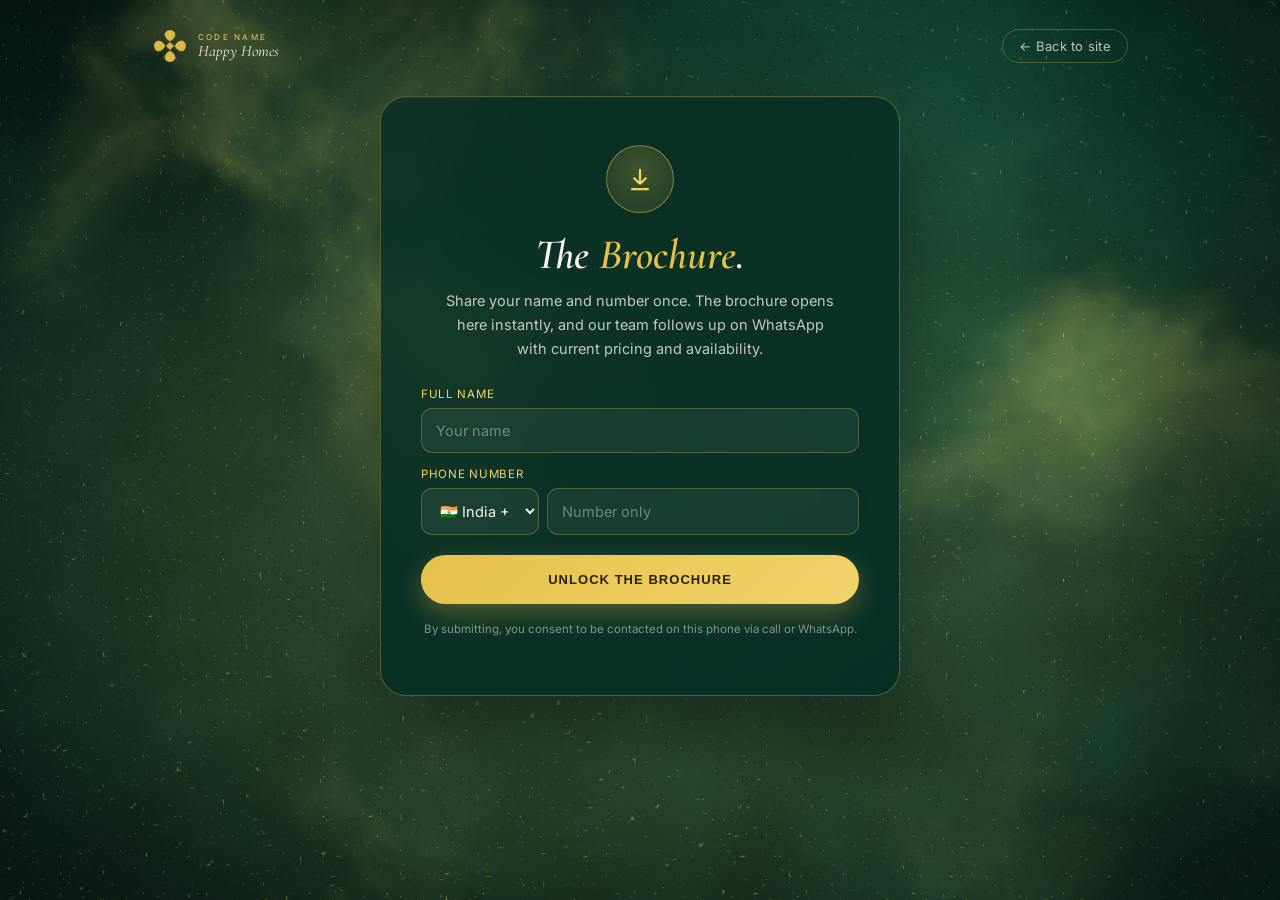
<file: brochure.html>
<!DOCTYPE html>
<html lang="en">
<head>
  <meta charset="UTF-8" />
  <meta name="viewport" content="width=device-width, initial-scale=1.0" />
  <meta name="theme-color" content="#062c24" />
  <title>Brochure | Happy Homes, Trisulia, Cuttack</title>
  <meta name="description" content="Download the Happy Homes brochure: 361 thoughtfully designed 2 and 3 BHK residences at Trisulia, Cuttack. Pricing, floor plans and specifications inside." />
  <meta name="robots" content="index, follow" />
  <link rel="icon" type="image/svg+xml" href="assets/logo-mark.svg" />
  <link rel="preconnect" href="https://fonts.googleapis.com" />
  <link rel="preconnect" href="https://fonts.gstatic.com" crossorigin />
  <link href="https://fonts.googleapis.com/css2?family=Cormorant+Garamond:ital,wght@0,500;0,600;0,700;1,500;1,600;1,700&family=Inter:wght@300;400;500;600;700&display=swap" rel="stylesheet" />

  <!-- Google Tag Manager -->
  <script>(function(w,d,s,l,i){w[l]=w[l]||[];w[l].push({'gtm.start':
  new Date().getTime(),event:'gtm.js'});var f=d.getElementsByTagName(s)[0],
  j=d.createElement(s),dl=l!='dataLayer'?'&l='+l:'';j.async=true;j.src=
  'https://www.googletagmanager.com/gtm.js?id='+i+dl;f.parentNode.insertBefore(j,f);
  })(window,document,'script','dataLayer','GTM-N7LTN3LF');</script>
  <!-- End Google Tag Manager -->

  <!-- Google tag (gtag.js) -->
  <script async src="https://www.googletagmanager.com/gtag/js?id=G-WT3VBQJMH0"></script>
  <script>
    window.dataLayer = window.dataLayer || [];
    function gtag(){dataLayer.push(arguments);}
    gtag('js', new Date());
    gtag('config', 'G-WT3VBQJMH0', { page_path: '/brochure' });
  </script>

  <style>
    :root{
      --aubergine:#062c24; --plum:#0d4a3a; --plum-2:#082e23;
      --gold:#e6c14a; --gold-2:#f2d36a; --cream:#faf3eb;
      --wa:#25d366; --wa-2:#1ebe5b;
      --f-display:'Cormorant Garamond',Georgia,serif;
      --f-body:'Inter',system-ui,-apple-system,sans-serif;
      --ease:cubic-bezier(.22,1,.36,1);
    }
    *,*::before,*::after{box-sizing:border-box;}
    html,body{height:100%;}
    body{
      margin:0; font-family:var(--f-body); color:var(--cream);
      background:var(--aubergine);
      min-height:100vh; padding:24px; position:relative;
      -webkit-font-smoothing:antialiased;
    }
    #aurora{position:fixed; inset:0; width:100%; height:100%; z-index:0; display:block;}
    .glow-fallback{position:fixed; inset:0; z-index:0;
      background:
        radial-gradient(60% 55% at 50% 0%, rgba(230,193,74,.18), transparent 60%),
        radial-gradient(50% 50% at 85% 90%, rgba(13,74,58,.9), transparent 60%),
        radial-gradient(40% 40% at 10% 100%, rgba(230,193,74,.10), transparent 60%),
        linear-gradient(180deg,#083127,#062c24);
    }
    .topbar{position:relative; z-index:2; display:flex; align-items:center; justify-content:space-between; max-width:980px; margin:0 auto 28px; padding:4px 2px;}
    .brand{display:inline-flex; align-items:center; gap:10px; opacity:.95; text-decoration:none;}
    .brand img{width:36px; height:36px;}
    .brand span{font-family:var(--f-display); font-style:italic; font-size:16px; color:var(--cream); line-height:1;}
    .brand small{display:block; font-family:var(--f-body); font-style:normal; font-size:8px; letter-spacing:.28em; text-transform:uppercase; color:var(--gold-2); margin-bottom:2px;}
    .back{color:rgba(250,243,235,.75); text-decoration:none; font-size:13px; letter-spacing:.02em; border:1px solid rgba(230,193,74,.3); padding:8px 16px; border-radius:999px; transition:border-color .2s var(--ease), color .2s var(--ease);}
    .back:hover{border-color:var(--gold); color:var(--gold-2);}

    .wrap{position:relative; z-index:2; max-width:980px; margin:0 auto; min-height:60vh; display:grid; place-items:center;}

    .card{
      width:100%; max-width:520px;
      background:linear-gradient(160deg, rgba(9,46,35,.86), rgba(6,44,36,.92));
      border:1px solid rgba(230,193,74,.32);
      border-radius:26px; padding:48px 40px;
      text-align:center;
      box-shadow:0 40px 90px rgba(0,0,0,.5), inset 0 1px 0 rgba(250,243,235,.06);
      -webkit-backdrop-filter:blur(10px); backdrop-filter:blur(10px);
      animation:rise .7s var(--ease) both;
    }
    @keyframes rise{from{opacity:0; transform:translateY(18px) scale(.98);} to{opacity:1; transform:none;}}
    .icon{
      width:68px; height:68px; margin:0 auto 20px; border-radius:50%;
      display:grid; place-items:center;
      background:radial-gradient(circle at 50% 40%, rgba(230,193,74,.25), rgba(230,193,74,.08));
      border:1px solid rgba(230,193,74,.5);
    }
    h1{font-family:var(--f-display); font-weight:600; font-style:italic; font-size:clamp(30px,5.4vw,42px); line-height:1.05; margin:0 0 12px; color:var(--cream);}
    h1 em{color:var(--gold); font-style:italic;}
    .sub{font-size:14.5px; line-height:1.65; color:rgba(250,243,235,.78); max-width:400px; margin:0 auto 26px;}

    .field{text-align:left; margin-bottom:14px;}
    .field label{display:block; font-size:11.5px; letter-spacing:.06em; text-transform:uppercase; color:var(--gold-2); margin-bottom:7px;}
    .field input, .field select{
      width:100%; padding:13px 14px; border-radius:11px; border:1.4px solid rgba(230,193,74,.28);
      background:rgba(250,243,235,.06); color:var(--cream); font-family:var(--f-body); font-size:14.5px;
    }
    .field input::placeholder{color:rgba(250,243,235,.4);}
    .field input:focus, .field select:focus{outline:none; border-color:var(--gold);}
    .field input.is-invalid, .field select.is-invalid{border-color:#ff8a8a;}
    .phone-row{display:flex; gap:8px;}
    .phone-row select{flex:0 0 118px;}
    .phone-row input{flex:1;}

    .btn{
      display:inline-flex; width:100%; align-items:center; justify-content:center; gap:10px;
      padding:16px 24px; border-radius:999px; font-weight:600;
      font-size:13px; letter-spacing:.08em; text-transform:uppercase;
      border:1.6px solid transparent; cursor:pointer; text-decoration:none;
      transition:transform .2s var(--ease), box-shadow .25s var(--ease), background .25s var(--ease);
      margin-top:6px;
    }
    .btn:hover{transform:translateY(-2px);}
    .btn--gold{background:linear-gradient(135deg,var(--gold),var(--gold-2)); color:#2a2206; box-shadow:0 10px 26px rgba(230,193,74,.3);}
    .btn--wa{background:var(--wa); color:#03251a; box-shadow:0 10px 26px rgba(37,211,102,.32);}
    .btn--wa:hover{background:var(--wa-2);}
    .btn--outline{background:transparent; color:var(--cream); border-color:rgba(230,193,74,.55);}
    .btn--outline:hover{background:rgba(230,193,74,.12); border-color:var(--gold);}
    .note{margin-top:18px; font-size:11.5px; color:rgba(250,243,235,.5);}

    /* ---- Revealed content ---- */
    #content{width:100%; animation:rise .6s var(--ease) both;}
    .content-card{
      background:linear-gradient(160deg, rgba(9,46,35,.82), rgba(6,44,36,.88));
      border:1px solid rgba(230,193,74,.28); border-radius:22px; padding:34px;
      box-shadow:0 30px 70px rgba(0,0,0,.45);
    }
    .content-card h1{text-align:center; margin-bottom:8px;}
    .content-card .sub{text-align:center; margin-bottom:24px;}
    .pdf-frame{width:100%; height:min(72vh,780px); border-radius:14px; border:1px solid rgba(230,193,74,.25); overflow:hidden; background:#fff;}
    .pdf-frame iframe{width:100%; height:100%; border:0; display:block;}
    .pdf-actions{display:flex; gap:12px; margin-top:20px; flex-wrap:wrap;}
    .pdf-actions .btn{width:auto; flex:1; min-width:200px;}
    @media (max-width:640px){
      body{padding:16px;}
      .card, .content-card{padding:30px 22px;}
      .pdf-frame{height:60vh;}
      .pdf-actions .btn{flex:1 1 100%;}
    }
  </style>
</head>
<body>
  <!-- Google Tag Manager (noscript) -->
  <noscript><iframe src="https://www.googletagmanager.com/ns.html?id=GTM-N7LTN3LF" height="0" width="0" style="display:none;visibility:hidden"></iframe></noscript>

  <div class="glow-fallback" aria-hidden="true"></div>
  <canvas id="aurora" aria-hidden="true"></canvas>

  <div class="topbar">
    <a class="brand" href="index.html" aria-label="Happy Homes home">
      <img src="assets/logo-mark.svg" alt="" />
      <span><small>Code Name</small>Happy Homes</span>
    </a>
    <a class="back" href="index.html">&larr; Back to site</a>
  </div>

  <div class="wrap">
    <main class="card" id="gate" role="main">
      <div class="icon" aria-hidden="true">
        <svg viewBox="0 0 24 24" width="30" height="30" fill="none" stroke="#f2d36a" stroke-width="1.8"><path d="M12 4v12m0 0l-5-5m5 5l5-5M5 20h14"/></svg>
      </div>
      <h1>The <em>Brochure</em>.</h1>
      <p class="sub">Share your name and number once. The brochure opens here instantly, and our team follows up on WhatsApp with current pricing and availability.</p>

      <form id="gateForm" novalidate>
        <div class="field">
          <label for="b-name">Full Name</label>
          <input id="b-name" name="name" type="text" required autocomplete="name" placeholder="Your name" />
        </div>
        <div class="field">
          <label for="b-phone">Phone Number</label>
          <div class="phone-row">
            <select id="b-cc" name="cc" aria-label="Country code"><option value="+91" selected>&#127470;&#127475; India +91</option><option value="+977">&#127475;&#127477; Nepal +977</option><option value="+971">&#127462;&#127466; UAE +971</option><option value="+1">&#127482;&#127480; USA / Canada +1</option><option value="+44">&#127468;&#127463; UK +44</option><option value="+61">&#127462;&#127482; Australia +61</option></select>
            <input id="b-phone" name="phone" type="tel" required inputmode="numeric" autocomplete="tel" pattern="[0-9]{6,15}" placeholder="Number only" />
          </div>
        </div>
        <button class="btn btn--gold" type="submit"><span>Unlock the Brochure</span></button>
      </form>
      <p class="note">By submitting, you consent to be contacted on this phone via call or WhatsApp.</p>
    </main>

    <div id="content" hidden>
      <div class="content-card">
        <h1>Your <em>Brochure</em>.</h1>
        <p class="sub">The PDF is below, and has also started downloading to your device.</p>
        <div class="pdf-frame">
          <iframe src="assets/brochure.pdf" title="Happy Homes Brochure"></iframe>
        </div>
        <div class="pdf-actions">
          <a class="btn btn--outline" href="assets/brochure.pdf" download="Happy-Homes-Brochure.pdf"><span>Download PDF</span></a>
          <a class="btn btn--wa" id="waBtn" href="https://wa.me/919777999724" target="_blank" rel="noopener"><span>Chat on WhatsApp</span></a>
        </div>
      </div>
    </div>
  </div>

  <script>
  (function(){
    'use strict';
    var CONFIG = {
      WHATSAPP_NUMBER: '919777999724',
      SHEETS_ENDPOINT: 'https://script.google.com/macros/s/AKfycbyHf5OpyPxUnJ9FQS5tqeN3_h4BZ-2K8WPAJR5yDtC1jZD0TLCPIv8E-4mBzhWDV2_u/exec'
    };
    var ZOHO_WEBFORM = {
      ENDPOINT: 'https://crm.zoho.in/crm/WebToLeadForm',
      xnQsjsdp: '1b62886e90b98a8333a79b7d4a6783b92d4ee2686a96349b75f8d77f3b3d3eed',
      xmIwtLD: '4180cfcd993ae458e5a0059f5eed3d42dea59da7ceba1cfd7cc998133e98e03cfbbf1ae3c2ad229987d64070ada354a7',
      actionType: 'TGVhZHM=',
      returnURL: 'https://codenamehappyhomes.net/thank-you.html'
    };
    var PAGE_SOURCE = 'Brochure page';
    var PAGE_LABEL = 'brochure';

    function detectLeadSource(){
      try {
        var cached = sessionStorage.getItem('chh_lead_source');
        if (cached) return cached;
        var params = new URLSearchParams(location.search);
        var gclid = params.get('gclid') || '';
        var fbclid = params.get('fbclid') || '';
        var utmSource = (params.get('utm_source') || '').toLowerCase();
        var src = 'Website Lead';
        if (gclid || utmSource.indexOf('google') > -1) src = 'Google Ads';
        else if (fbclid || /facebook|meta|instagram|^ig$/.test(utmSource)) src = 'Meta Ads';
        else if (utmSource.indexOf('whatsapp') > -1) src = 'WhatsApp';
        sessionStorage.setItem('chh_lead_source', src);
        sessionStorage.setItem('chh_gclid', gclid);
        return src;
      } catch(_) { return 'Website Lead'; }
    }
    detectLeadSource();

    function encodeForNetlify(data){
      return Object.keys(data).filter(function(k){return data[k]!==undefined && data[k]!==null && data[k]!=='';})
        .map(function(k){return encodeURIComponent(k)+'='+encodeURIComponent(data[k]);}).join('&');
    }
    async function submitLead(payload){
      try {
        var body = encodeForNetlify(Object.assign({ 'form-name': 'brochure-lead' }, payload));
        await fetch('/', { method:'POST', headers:{'Content-Type':'application/x-www-form-urlencoded'}, body: body });
      } catch(err){ console.warn('Netlify Forms POST failed:', err); }
      try {
        if (CONFIG.SHEETS_ENDPOINT && CONFIG.SHEETS_ENDPOINT.indexOf('http') === 0) {
          await fetch(CONFIG.SHEETS_ENDPOINT, { method:'POST', mode:'no-cors', headers:{'Content-Type':'text/plain;charset=utf-8'}, body: JSON.stringify(Object.assign({'form-name':'brochure-lead'}, payload)) });
        }
      } catch(err){ console.warn('Sheet POST failed:', err); }
    }
    async function submitToZoho(payload){
      try {
        var leadSource = detectLeadSource();
        var gclid = ''; try { gclid = sessionStorage.getItem('chh_gclid') || ''; } catch(_){}
        var body = new URLSearchParams();
        body.append('xnQsjsdp', ZOHO_WEBFORM.xnQsjsdp);
        body.append('zc_gad', gclid);
        body.append('xmIwtLD', ZOHO_WEBFORM.xmIwtLD);
        body.append('actionType', ZOHO_WEBFORM.actionType);
        body.append('returnURL', ZOHO_WEBFORM.returnURL);
        body.append('Last Name', payload.name || 'Website Visitor');
        body.append('Phone', payload.phone || '');
        body.append('Lead Source', leadSource);
        body.append('LEADCF2', 'Apartment');
        body.append('Description', 'Form: ' + PAGE_SOURCE + '\nPage: ' + location.href);
        await fetch(ZOHO_WEBFORM.ENDPOINT, { method:'POST', mode:'no-cors', body: body, keepalive:true });
      } catch(err){ console.warn('Zoho CRM POST failed:', err); }
    }
    function buildWA(payload){
      var lines = ['Hi, I am interested in Happy Homes, Trisulia.', ''];
      if (payload.name) lines.push('*Name:* ' + payload.name);
      if (payload.phone) lines.push('*Phone:* ' + payload.phone);
      lines.push(''); lines.push('I just viewed the ' + PAGE_LABEL + '. Please share more details.');
      return 'https://wa.me/' + CONFIG.WHATSAPP_NUMBER + '?text=' + encodeURIComponent(lines.join('\n'));
    }

    function onReveal(){
      try {
        var a = document.createElement('a');
        a.href = 'assets/brochure.pdf';
        a.download = 'Happy-Homes-Brochure.pdf';
        a.rel = 'noopener';
        document.body.appendChild(a);
        setTimeout(function(){ a.click(); setTimeout(function(){ a.remove(); }, 400); }, 500);
      } catch(e){}
    }

    function reveal(){
      var gate = document.getElementById('gate');
      var content = document.getElementById('content');
      if (gate) gate.hidden = true;
      if (content) content.hidden = false;
      var waBtn = document.getElementById('waBtn');
      if (waBtn) { try { waBtn.href = buildWA(JSON.parse(sessionStorage.getItem('chh_lead')||'{}')); } catch(_){} }
      onReveal();
    }

    try {
      if (localStorage.getItem('chh_plans_unlocked') === '1') reveal();
    } catch(_) {}

    var form = document.getElementById('gateForm');
    if (form) {
      form.addEventListener('submit', async function(e){
        e.preventDefault();
        var fd = new FormData(form);
        var cc = (fd.get('cc')||'').toString().trim();
        var digits = (fd.get('phone')||'').toString().replace(/\D/g,'');
        var payload = {
          name: (fd.get('name')||'').toString().trim(),
          phone: digits ? ((cc?'('+cc+') ':'')+digits) : '',
          source: PAGE_SOURCE,
          page: location.href
        };
        var nameEl = form.querySelector('[name="name"]');
        var phoneEl = form.querySelector('[name="phone"]');
        var ok = true;
        if (!payload.name) { nameEl.classList.add('is-invalid'); ok=false; } else nameEl.classList.remove('is-invalid');
        if (!payload.phone) { phoneEl.classList.add('is-invalid'); if(ok) phoneEl.focus(); ok=false; } else phoneEl.classList.remove('is-invalid');
        if (!ok) return;
        var sb = form.querySelector('button[type="submit"]');
        if (sb) { sb.disabled = true; var sp = sb.querySelector('span'); if (sp) sp.textContent='Please wait...'; }
        await submitLead(payload);
        submitToZoho(payload);
        try { sessionStorage.setItem('chh_lead', JSON.stringify({ name: payload.name, phone: payload.phone })); } catch(_){}
        try { localStorage.setItem('chh_plans_unlocked', '1'); } catch(_){}
        try {
          window.dataLayer = window.dataLayer || [];
          window.dataLayer.push({ event:'lead_submit', form_source: PAGE_SOURCE });
          if (typeof window.gtag === 'function') window.gtag('event','lead_submit',{form_source: PAGE_SOURCE});
        } catch(_){}
        reveal();
      });
    }

    /* ---------- Lightweight WebGL aurora (same as thank-you.html) ---------- */
    (function(){
      var reduce = window.matchMedia && window.matchMedia('(prefers-reduced-motion: reduce)').matches;
      var canvas = document.getElementById('aurora');
      var gl = null;
      try { gl = canvas.getContext('webgl') || canvas.getContext('experimental-webgl'); } catch(e){}
      if (!gl) { canvas.style.display = 'none'; return; }
      var vs = 'attribute vec2 p; void main(){ gl_Position = vec4(p,0.0,1.0); }';
      var fs = [
        'precision highp float;',
        'uniform vec2 u_res; uniform float u_time;',
        'float hash(vec2 p){ return fract(sin(dot(p, vec2(127.1,311.7)))*43758.5453); }',
        'float noise(vec2 p){ vec2 i=floor(p); vec2 f=fract(p); vec2 u=f*f*(3.0-2.0*f);',
        '  return mix(mix(hash(i),hash(i+vec2(1.0,0.0)),u.x), mix(hash(i+vec2(0.0,1.0)),hash(i+vec2(1.0,1.0)),u.x), u.y); }',
        'float fbm(vec2 p){ float v=0.0; float a=0.5; for(int i=0;i<6;i++){ v+=a*noise(p); p=p*2.02+vec2(1.7,9.2); a*=0.5; } return v; }',
        'void main(){',
        '  vec2 uv = gl_FragCoord.xy / u_res.xy;',
        '  vec2 q = uv; q.x *= u_res.x/u_res.y;',
        '  float t = u_time*0.06;',
        '  float f = fbm(q*1.9 + vec2(t*0.6, -t*0.35));',
        '  float g = fbm(q*2.8 + f*1.4 - vec2(t*0.5, t*0.75));',
        '  vec3 deep = vec3(0.018,0.098,0.078);',
        '  vec3 green = vec3(0.05,0.29,0.227);',
        '  vec3 gold = vec3(0.955,0.805,0.34);',
        '  vec3 col = mix(deep, green, smoothstep(0.18,0.95,f));',
        '  float ribbon = smoothstep(0.5,0.96,g) * (0.55 + 0.45*sin(u_time*0.38 + uv.y*6.0 + f*4.0));',
        '  col += gold * ribbon * 0.55;',
        '  float d = length(uv - vec2(0.5,0.42));',
        '  col += gold * smoothstep(0.8,0.0,d) * 0.16;',
        '  float spk = pow(noise(uv*u_res.xy*0.35 + u_time*2.0), 22.0);',
        '  col += gold * spk * 0.4;',
        '  col *= 0.5 + 0.62*smoothstep(1.2,0.12,d);',
        '  gl_FragColor = vec4(col,1.0);',
        '}'
      ].join('\n');
      function sh(type, src){ var s=gl.createShader(type); gl.shaderSource(s,src); gl.compileShader(s); return s; }
      var prog = gl.createProgram();
      gl.attachShader(prog, sh(gl.VERTEX_SHADER, vs));
      gl.attachShader(prog, sh(gl.FRAGMENT_SHADER, fs));
      gl.linkProgram(prog);
      if (!gl.getProgramParameter(prog, gl.LINK_STATUS)) { canvas.style.display='none'; return; }
      gl.useProgram(prog);
      var buf = gl.createBuffer();
      gl.bindBuffer(gl.ARRAY_BUFFER, buf);
      gl.bufferData(gl.ARRAY_BUFFER, new Float32Array([-1,-1, 3,-1, -1,3]), gl.STATIC_DRAW);
      var loc = gl.getAttribLocation(prog, 'p');
      gl.enableVertexAttribArray(loc);
      gl.vertexAttribPointer(loc, 2, gl.FLOAT, false, 0, 0);
      var uRes = gl.getUniformLocation(prog, 'u_res');
      var uTime = gl.getUniformLocation(prog, 'u_time');
      function resize(){
        var dpr = Math.min(window.devicePixelRatio || 1, 1.5);
        canvas.width = Math.floor(innerWidth * dpr);
        canvas.height = Math.floor(innerHeight * dpr);
        gl.viewport(0,0,canvas.width,canvas.height);
      }
      window.addEventListener('resize', resize); resize();
      var start = performance.now();
      function frame(now){
        var t = (now - start)/1000;
        gl.uniform2f(uRes, canvas.width, canvas.height);
        gl.uniform1f(uTime, t);
        gl.drawArrays(gl.TRIANGLES, 0, 3);
        if (!reduce) requestAnimationFrame(frame);
      }
      requestAnimationFrame(frame);
    })();
  })();
  </script>
</body>
</html>
</file>
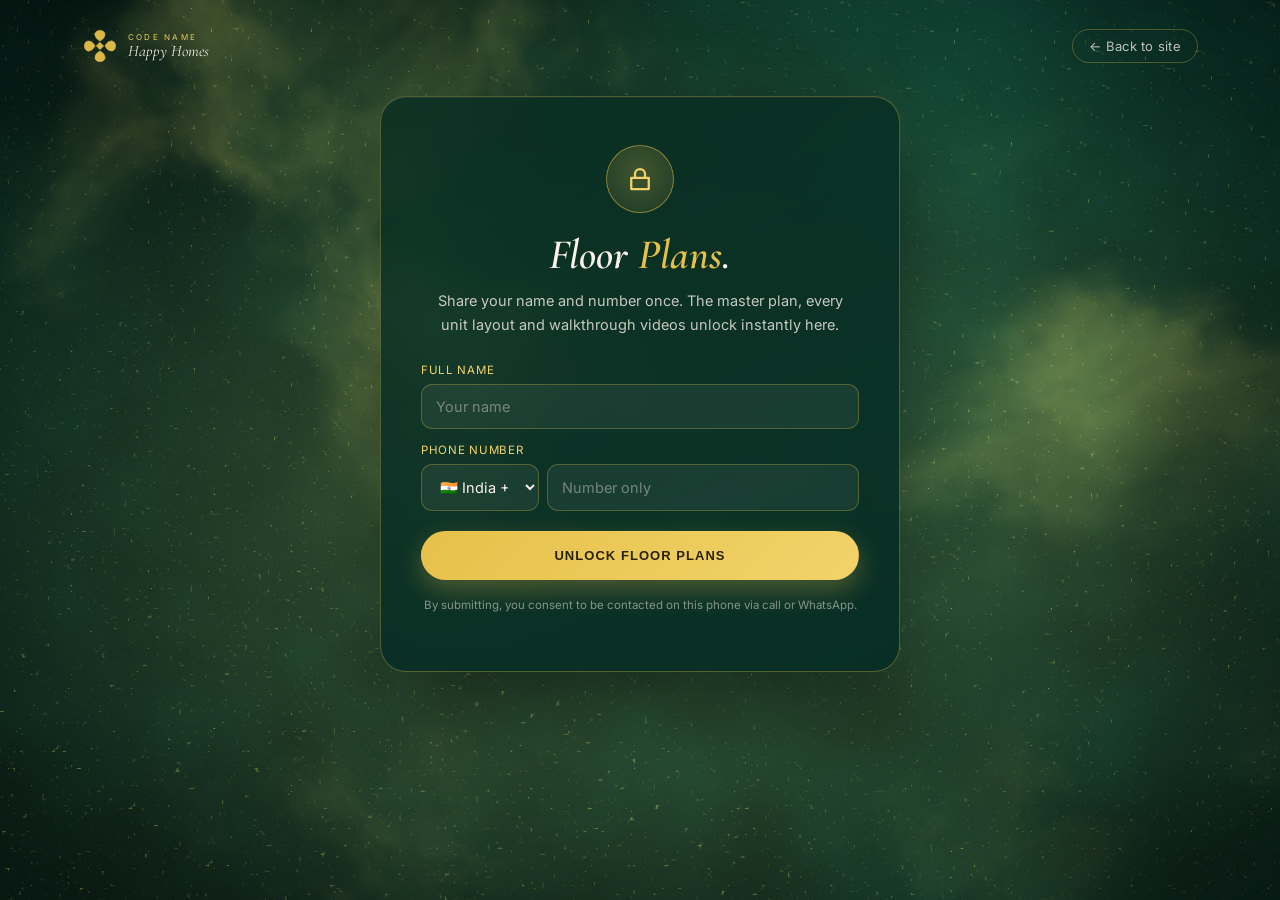
<file: layout.html>
<!DOCTYPE html>
<html lang="en">
<head>
  <meta charset="UTF-8" />
  <meta name="viewport" content="width=device-width, initial-scale=1.0" />
  <meta name="theme-color" content="#062c24" />
  <title>Floor Plans | Happy Homes, Trisulia, Cuttack</title>
  <meta name="description" content="Floor plans for Happy Homes, Trisulia, Cuttack: master plan, 2 BHK and 3 BHK layouts with carpet, balcony and built-up area, plus walkthrough videos." />
  <meta name="robots" content="index, follow" />
  <link rel="icon" type="image/svg+xml" href="assets/logo-mark.svg" />
  <link rel="preconnect" href="https://fonts.googleapis.com" />
  <link rel="preconnect" href="https://fonts.gstatic.com" crossorigin />
  <link href="https://fonts.googleapis.com/css2?family=Cormorant+Garamond:ital,wght@0,500;0,600;0,700;1,500;1,600;1,700&family=Inter:wght@300;400;500;600;700&display=swap" rel="stylesheet" />

  <!-- Google Tag Manager -->
  <script>(function(w,d,s,l,i){w[l]=w[l]||[];w[l].push({'gtm.start':
  new Date().getTime(),event:'gtm.js'});var f=d.getElementsByTagName(s)[0],
  j=d.createElement(s),dl=l!='dataLayer'?'&l='+l:'';j.async=true;j.src=
  'https://www.googletagmanager.com/gtm.js?id='+i+dl;f.parentNode.insertBefore(j,f);
  })(window,document,'script','dataLayer','GTM-N7LTN3LF');</script>
  <!-- End Google Tag Manager -->

  <!-- Google tag (gtag.js) -->
  <script async src="https://www.googletagmanager.com/gtag/js?id=G-WT3VBQJMH0"></script>
  <script>
    window.dataLayer = window.dataLayer || [];
    function gtag(){dataLayer.push(arguments);}
    gtag('js', new Date());
    gtag('config', 'G-WT3VBQJMH0', { page_path: '/layout' });
  </script>

  <style>
    :root{
      --aubergine:#062c24; --plum:#0d4a3a; --plum-2:#082e23;
      --gold:#e6c14a; --gold-2:#f2d36a; --cream:#faf3eb;
      --wa:#25d366; --wa-2:#1ebe5b;
      --f-display:'Cormorant Garamond',Georgia,serif;
      --f-body:'Inter',system-ui,-apple-system,sans-serif;
      --ease:cubic-bezier(.22,1,.36,1);
    }
    *,*::before,*::after{box-sizing:border-box;}
    html,body{height:100%;}
    body{
      margin:0; font-family:var(--f-body); color:var(--cream);
      background:var(--aubergine);
      min-height:100vh; padding:24px; position:relative;
      -webkit-font-smoothing:antialiased;
    }
    #aurora{position:fixed; inset:0; width:100%; height:100%; z-index:0; display:block;}
    .glow-fallback{position:fixed; inset:0; z-index:0;
      background:
        radial-gradient(60% 55% at 50% 0%, rgba(230,193,74,.18), transparent 60%),
        radial-gradient(50% 50% at 85% 90%, rgba(13,74,58,.9), transparent 60%),
        radial-gradient(40% 40% at 10% 100%, rgba(230,193,74,.10), transparent 60%),
        linear-gradient(180deg,#083127,#062c24);
    }
    .topbar{position:relative; z-index:2; display:flex; align-items:center; justify-content:space-between; max-width:1120px; margin:0 auto 28px; padding:4px 2px;}
    .brand{display:inline-flex; align-items:center; gap:10px; opacity:.95; text-decoration:none;}
    .brand img{width:36px; height:36px;}
    .brand span{font-family:var(--f-display); font-style:italic; font-size:16px; color:var(--cream); line-height:1;}
    .brand small{display:block; font-family:var(--f-body); font-style:normal; font-size:8px; letter-spacing:.28em; text-transform:uppercase; color:var(--gold-2); margin-bottom:2px;}
    .back{color:rgba(250,243,235,.75); text-decoration:none; font-size:13px; letter-spacing:.02em; border:1px solid rgba(230,193,74,.3); padding:8px 16px; border-radius:999px; transition:border-color .2s var(--ease), color .2s var(--ease);}
    .back:hover{border-color:var(--gold); color:var(--gold-2);}

    .wrap{position:relative; z-index:2; max-width:1120px; margin:0 auto; min-height:60vh; display:grid; place-items:center;}

    .card{
      width:100%; max-width:520px;
      background:linear-gradient(160deg, rgba(9,46,35,.86), rgba(6,44,36,.92));
      border:1px solid rgba(230,193,74,.32);
      border-radius:26px; padding:48px 40px;
      text-align:center;
      box-shadow:0 40px 90px rgba(0,0,0,.5), inset 0 1px 0 rgba(250,243,235,.06);
      -webkit-backdrop-filter:blur(10px); backdrop-filter:blur(10px);
      animation:rise .7s var(--ease) both;
    }
    @keyframes rise{from{opacity:0; transform:translateY(18px) scale(.98);} to{opacity:1; transform:none;}}
    .icon{
      width:68px; height:68px; margin:0 auto 20px; border-radius:50%;
      display:grid; place-items:center;
      background:radial-gradient(circle at 50% 40%, rgba(230,193,74,.25), rgba(230,193,74,.08));
      border:1px solid rgba(230,193,74,.5);
    }
    h1{font-family:var(--f-display); font-weight:600; font-style:italic; font-size:clamp(30px,5.4vw,42px); line-height:1.05; margin:0 0 12px; color:var(--cream);}
    h1 em{color:var(--gold); font-style:italic;}
    .sub{font-size:14.5px; line-height:1.65; color:rgba(250,243,235,.78); max-width:420px; margin:0 auto 26px;}

    .field{text-align:left; margin-bottom:14px;}
    .field label{display:block; font-size:11.5px; letter-spacing:.06em; text-transform:uppercase; color:var(--gold-2); margin-bottom:7px;}
    .field input, .field select{
      width:100%; padding:13px 14px; border-radius:11px; border:1.4px solid rgba(230,193,74,.28);
      background:rgba(250,243,235,.06); color:var(--cream); font-family:var(--f-body); font-size:14.5px;
    }
    .field input::placeholder{color:rgba(250,243,235,.4);}
    .field input:focus, .field select:focus{outline:none; border-color:var(--gold);}
    .field input.is-invalid, .field select.is-invalid{border-color:#ff8a8a;}
    .phone-row{display:flex; gap:8px;}
    .phone-row select{flex:0 0 118px;}
    .phone-row input{flex:1;}

    .btn{
      display:inline-flex; width:100%; align-items:center; justify-content:center; gap:10px;
      padding:16px 24px; border-radius:999px; font-weight:600;
      font-size:13px; letter-spacing:.08em; text-transform:uppercase;
      border:1.6px solid transparent; cursor:pointer; text-decoration:none;
      transition:transform .2s var(--ease), box-shadow .25s var(--ease), background .25s var(--ease);
      margin-top:6px;
    }
    .btn:hover{transform:translateY(-2px);}
    .btn--gold{background:linear-gradient(135deg,var(--gold),var(--gold-2)); color:#2a2206; box-shadow:0 10px 26px rgba(230,193,74,.3);}
    .btn--wa{background:var(--wa); color:#03251a; box-shadow:0 10px 26px rgba(37,211,102,.32);}
    .btn--wa:hover{background:var(--wa-2);}
    .btn--outline{background:transparent; color:var(--cream); border-color:rgba(230,193,74,.55);}
    .btn--outline:hover{background:rgba(230,193,74,.12); border-color:var(--gold);}
    .note{margin-top:18px; font-size:11.5px; color:rgba(250,243,235,.5);}

    #content{width:100%; max-width:1120px; animation:rise .6s var(--ease) both;}
    .content-head{text-align:center; margin-bottom:22px;}
    .content-head h1{margin-bottom:8px;}

    .tabs{display:flex; flex-wrap:wrap; gap:8px; justify-content:center; margin-bottom:22px;}
    .tab{padding:10px 18px; border-radius:999px; border:1.4px solid rgba(230,193,74,.3); background:transparent; color:var(--cream); font-size:12.5px; letter-spacing:.04em; cursor:pointer; transition:background .2s var(--ease), border-color .2s var(--ease);}
    .tab.is-active{background:linear-gradient(135deg,var(--gold),var(--gold-2)); color:#2a2206; border-color:transparent; font-weight:600;}

    .plan-shell{display:grid; grid-template-columns:1.3fr 1fr; gap:28px; align-items:start;}
    .plan-viewport{position:relative; border-radius:16px; overflow:hidden; border:1px solid rgba(230,193,74,.25); background:#04221b;}
    .plan-viewport img, .plan-viewport video{width:100%; display:block; max-height:560px; object-fit:contain; background:#04221b;}
    .plan-mode{display:flex; gap:8px; margin-bottom:14px;}
    .plan-mode button{flex:1; padding:9px 14px; border-radius:999px; border:1.4px solid rgba(230,193,74,.3); background:transparent; color:var(--cream); font-size:12px; letter-spacing:.04em; cursor:pointer;}
    .plan-mode button.is-active{background:rgba(230,193,74,.18); border-color:var(--gold);}

    .plan-detail{background:linear-gradient(160deg, rgba(9,46,35,.7), rgba(6,44,36,.78)); border:1px solid rgba(230,193,74,.22); border-radius:16px; padding:24px;}
    .plan-detail h2{font-family:var(--f-display); font-style:italic; font-weight:600; font-size:24px; margin:0 0 6px; color:var(--cream);}
    .plan-detail p{font-size:13.5px; line-height:1.6; color:rgba(250,243,235,.75); margin:0 0 16px;}
    .plan-specs{list-style:none; margin:0 0 20px; padding:0; display:grid; grid-template-columns:1fr 1fr; gap:10px;}
    .plan-specs li{display:flex; flex-direction:column; gap:2px; border-top:1px solid rgba(230,193,74,.15); padding-top:8px;}
    .plan-specs li span{font-size:10.5px; letter-spacing:.06em; text-transform:uppercase; color:var(--gold-2);}
    .plan-specs li b{font-size:15px; color:var(--cream);}

    .bottom-ctas{display:flex; gap:12px; margin-top:28px; flex-wrap:wrap; justify-content:center;}
    .bottom-ctas .btn{width:auto; flex:1; min-width:220px;}

    @media (max-width:860px){
      .plan-shell{grid-template-columns:1fr;}
    }
    @media (max-width:640px){
      body{padding:16px;}
      .card{padding:30px 22px;}
    }
  </style>
</head>
<body>
  <!-- Google Tag Manager (noscript) -->
  <noscript><iframe src="https://www.googletagmanager.com/ns.html?id=GTM-N7LTN3LF" height="0" width="0" style="display:none;visibility:hidden"></iframe></noscript>

  <div class="glow-fallback" aria-hidden="true"></div>
  <canvas id="aurora" aria-hidden="true"></canvas>

  <div class="topbar">
    <a class="brand" href="index.html" aria-label="Happy Homes home">
      <img src="assets/logo-mark.svg" alt="" />
      <span><small>Code Name</small>Happy Homes</span>
    </a>
    <a class="back" href="index.html">&larr; Back to site</a>
  </div>

  <div class="wrap">
    <main class="card" id="gate" role="main">
      <div class="icon" aria-hidden="true">
        <svg viewBox="0 0 24 24" width="30" height="30" fill="none" stroke="#f2d36a" stroke-width="1.8"><path d="M8 11V8a4 4 0 018 0v3M5 11h14v9H5z" stroke-linejoin="round"/></svg>
      </div>
      <h1>Floor <em>Plans</em>.</h1>
      <p class="sub">Share your name and number once. The master plan, every unit layout and walkthrough videos unlock instantly here.</p>

      <form id="gateForm" novalidate>
        <div class="field">
          <label for="l-name">Full Name</label>
          <input id="l-name" name="name" type="text" required autocomplete="name" placeholder="Your name" />
        </div>
        <div class="field">
          <label for="l-phone">Phone Number</label>
          <div class="phone-row">
            <select id="l-cc" name="cc" aria-label="Country code"><option value="+91" selected>&#127470;&#127475; India +91</option><option value="+977">&#127475;&#127477; Nepal +977</option><option value="+971">&#127462;&#127466; UAE +971</option><option value="+1">&#127482;&#127480; USA / Canada +1</option><option value="+44">&#127468;&#127463; UK +44</option><option value="+61">&#127462;&#127482; Australia +61</option></select>
            <input id="l-phone" name="phone" type="tel" required inputmode="numeric" autocomplete="tel" pattern="[0-9]{6,15}" placeholder="Number only" />
          </div>
        </div>
        <button class="btn btn--gold" type="submit"><span>Unlock Floor Plans</span></button>
      </form>
      <p class="note">By submitting, you consent to be contacted on this phone via call or WhatsApp.</p>
    </main>

    <div id="content" hidden>
      <div class="content-head">
        <h1>Floor <em>Plans</em>.</h1>
        <p class="sub">Master plan and every 2 &amp; 3 BHK layout, with carpet area and a walkthrough for each.</p>
      </div>

      <div class="tabs" id="planTabs">
        <button class="tab is-active" data-unit="master">Master Plan</button>
        <button class="tab" data-unit="2bhk-1">2 BHK &middot; Type 1</button>
        <button class="tab" data-unit="2bhk-2">2 BHK &middot; Type 2</button>
        <button class="tab" data-unit="3bhk-1">3 BHK &middot; Type 1</button>
        <button class="tab" data-unit="3bhk-2">3 BHK &middot; Type 2</button>
      </div>

      <div class="plan-shell">
        <div>
          <div class="plan-mode" id="planMode" hidden>
            <button class="is-active" data-mode="floor">Floor plan</button>
            <button data-mode="walk">Walkthrough</button>
          </div>
          <div class="plan-viewport">
            <img id="planImg" src="assets/master-plan.jpg" alt="Master plan of Happy Homes" />
            <video id="planVideo" hidden muted loop playsinline controls preload="metadata" poster="assets/hero-poster.jpg"></video>
          </div>
        </div>
        <div class="plan-detail" id="planDetail">
          <h2>Master Plan</h2>
          <p>361 residences across 2.80 acres at Trisulia, Cuttack.</p>
        </div>
      </div>

      <div class="bottom-ctas">
        <a class="btn btn--outline" href="brochure.html"><span>Get the Brochure</span></a>
        <a class="btn btn--outline" href="gallery.html"><span>View Gallery</span></a>
        <a class="btn btn--wa" id="waBtn" href="https://wa.me/919777999724" target="_blank" rel="noopener"><span>Chat on WhatsApp</span></a>
      </div>
    </div>
  </div>

  <script>
  (function(){
    'use strict';
    var CONFIG = {
      WHATSAPP_NUMBER: '919777999724',
      SHEETS_ENDPOINT: 'https://script.google.com/macros/s/AKfycbyHf5OpyPxUnJ9FQS5tqeN3_h4BZ-2K8WPAJR5yDtC1jZD0TLCPIv8E-4mBzhWDV2_u/exec'
    };
    var ZOHO_WEBFORM = {
      ENDPOINT: 'https://crm.zoho.in/crm/WebToLeadForm',
      xnQsjsdp: '1b62886e90b98a8333a79b7d4a6783b92d4ee2686a96349b75f8d77f3b3d3eed',
      xmIwtLD: '4180cfcd993ae458e5a0059f5eed3d42dea59da7ceba1cfd7cc998133e98e03cfbbf1ae3c2ad229987d64070ada354a7',
      actionType: 'TGVhZHM=',
      returnURL: 'https://codenamehappyhomes.net/thank-you.html'
    };
    var PAGE_SOURCE = 'Floor Plan page';
    var PAGE_LABEL = 'floor plans';

    var UNITS = {
      'master': { img:'assets/master-plan.jpg', walk:null, title:'Master Plan', desc:'361 residences across 2.80 acres at Trisulia, Cuttack.', specs:null },
      '2bhk-1': { img:'assets/floor-2bhk-1.jpg', walk:'assets/walkthrough-2bhk.mp4', title:'2 BHK, Type 1', desc:'A compact 2 BHK built around a connected living and dining heart.', specs:[['Carpet','603 sqft'],['Balcony','44 sqft'],['Built-up','698.57 sqft'],['Super built-up','1025 sqft']] },
      '2bhk-2': { img:'assets/floor-2bhk-2.jpg', walk:'assets/walkthrough-2bhk.mp4', title:'2 BHK, Type 2', desc:'Roomier master bedroom, more open drawing-dining, a balcony built for a morning chair.', specs:[['Carpet','618 sqft'],['Balcony','44 sqft'],['Built-up','756.69 sqft'],['Super built-up','1040 sqft']] },
      '3bhk-1': { img:'assets/floor-3bhk-1.jpg', walk:'assets/walkthrough-3bhk.mp4', title:'3 BHK, Type 1', desc:'Three bedrooms with the master tucked at the back. Cross ventilation lands on every room.', specs:[['Carpet','719 sqft'],['Balcony','44 sqft'],['Built-up','820.31 sqft'],['Super built-up','1190 sqft']] },
      '3bhk-2': { img:'assets/floor-3bhk-2.jpg', walk:'assets/walkthrough-3bhk.mp4', title:'3 BHK, Type 2', desc:'The largest 3 BHK in the project, with a generous 70 sqft balcony running along the drawing room.', specs:[['Carpet','756 sqft'],['Balcony','70 sqft'],['Built-up','852.28 sqft'],['Super built-up','1270 sqft']] }
    };

    function detectLeadSource(){
      try {
        var cached = sessionStorage.getItem('chh_lead_source');
        if (cached) return cached;
        var params = new URLSearchParams(location.search);
        var gclid = params.get('gclid') || '';
        var fbclid = params.get('fbclid') || '';
        var utmSource = (params.get('utm_source') || '').toLowerCase();
        var src = 'Website Lead';
        if (gclid || utmSource.indexOf('google') > -1) src = 'Google Ads';
        else if (fbclid || /facebook|meta|instagram|^ig$/.test(utmSource)) src = 'Meta Ads';
        else if (utmSource.indexOf('whatsapp') > -1) src = 'WhatsApp';
        sessionStorage.setItem('chh_lead_source', src);
        sessionStorage.setItem('chh_gclid', gclid);
        return src;
      } catch(_) { return 'Website Lead'; }
    }
    detectLeadSource();

    function encodeForNetlify(data){
      return Object.keys(data).filter(function(k){return data[k]!==undefined && data[k]!==null && data[k]!=='';})
        .map(function(k){return encodeURIComponent(k)+'='+encodeURIComponent(data[k]);}).join('&');
    }
    async function submitLead(payload){
      try {
        var body = encodeForNetlify(Object.assign({ 'form-name': 'layout-lead' }, payload));
        await fetch('/', { method:'POST', headers:{'Content-Type':'application/x-www-form-urlencoded'}, body: body });
      } catch(err){ console.warn('Netlify Forms POST failed:', err); }
      try {
        if (CONFIG.SHEETS_ENDPOINT && CONFIG.SHEETS_ENDPOINT.indexOf('http') === 0) {
          await fetch(CONFIG.SHEETS_ENDPOINT, { method:'POST', mode:'no-cors', headers:{'Content-Type':'text/plain;charset=utf-8'}, body: JSON.stringify(Object.assign({'form-name':'layout-lead'}, payload)) });
        }
      } catch(err){ console.warn('Sheet POST failed:', err); }
    }
    async function submitToZoho(payload){
      try {
        var leadSource = detectLeadSource();
        var gclid = ''; try { gclid = sessionStorage.getItem('chh_gclid') || ''; } catch(_){}
        var body = new URLSearchParams();
        body.append('xnQsjsdp', ZOHO_WEBFORM.xnQsjsdp);
        body.append('zc_gad', gclid);
        body.append('xmIwtLD', ZOHO_WEBFORM.xmIwtLD);
        body.append('actionType', ZOHO_WEBFORM.actionType);
        body.append('returnURL', ZOHO_WEBFORM.returnURL);
        body.append('Last Name', payload.name || 'Website Visitor');
        body.append('Phone', payload.phone || '');
        body.append('Lead Source', leadSource);
        body.append('LEADCF2', 'Apartment');
        body.append('Description', 'Form: ' + PAGE_SOURCE + '\nPage: ' + location.href);
        await fetch(ZOHO_WEBFORM.ENDPOINT, { method:'POST', mode:'no-cors', body: body, keepalive:true });
      } catch(err){ console.warn('Zoho CRM POST failed:', err); }
    }
    function buildWA(payload){
      var lines = ['Hi, I am interested in Happy Homes, Trisulia.', ''];
      if (payload.name) lines.push('*Name:* ' + payload.name);
      if (payload.phone) lines.push('*Phone:* ' + payload.phone);
      lines.push(''); lines.push('I just viewed the ' + PAGE_LABEL + '. Please share more details.');
      return 'https://wa.me/' + CONFIG.WHATSAPP_NUMBER + '?text=' + encodeURIComponent(lines.join('\n'));
    }

    function $$(sel){ return Array.prototype.slice.call(document.querySelectorAll(sel)); }

    function renderUnit(key){
      var u = UNITS[key]; if (!u) return;
      var img = document.getElementById('planImg');
      var vid = document.getElementById('planVideo');
      var mode = document.getElementById('planMode');
      var detail = document.getElementById('planDetail');

      if (mode) mode.hidden = !u.walk;
      $$('#planMode button').forEach(function(b){ b.classList.toggle('is-active', b.dataset.mode==='floor'); });

      img.src = u.img; img.hidden = false;
      vid.hidden = true; try { vid.pause(); } catch(_){}

      var html = '<h2>' + u.title + '</h2><p>' + u.desc + '</p>';
      if (u.specs) {
        html += '<ul class="plan-specs">' + u.specs.map(function(s){ return '<li><span>'+s[0]+'</span><b>'+s[1]+'</b></li>'; }).join('') + '</ul>';
      }
      detail.innerHTML = html;
    }

    function bindTabs(){
      $$('.tab').forEach(function(t){
        t.addEventListener('click', function(){
          $$('.tab').forEach(function(x){ x.classList.remove('is-active'); });
          t.classList.add('is-active');
          renderUnit(t.dataset.unit);
        });
      });
      $$('#planMode button').forEach(function(b){
        b.addEventListener('click', function(){
          var activeTab = $$('.tab.is-active')[0];
          var key = activeTab ? activeTab.dataset.unit : 'master';
          var u = UNITS[key];
          $$('#planMode button').forEach(function(x){ x.classList.remove('is-active'); });
          b.classList.add('is-active');
          var img = document.getElementById('planImg');
          var vid = document.getElementById('planVideo');
          if (b.dataset.mode === 'walk' && u.walk) {
            img.hidden = true;
            vid.src = u.walk; vid.hidden = false;
            try { var p = vid.play(); if (p && p.catch) p.catch(function(){}); } catch(_){}
          } else {
            vid.hidden = true; try { vid.pause(); } catch(_){}
            img.hidden = false;
          }
        });
      });
      renderUnit('master');
    }

    function onReveal(){ bindTabs(); }

    function reveal(){
      var gate = document.getElementById('gate');
      var content = document.getElementById('content');
      if (gate) gate.hidden = true;
      if (content) content.hidden = false;
      var waBtn = document.getElementById('waBtn');
      if (waBtn) { try { waBtn.href = buildWA(JSON.parse(sessionStorage.getItem('chh_lead')||'{}')); } catch(_){} }
      onReveal();
    }

    try {
      if (localStorage.getItem('chh_plans_unlocked') === '1') reveal();
    } catch(_) {}

    var form = document.getElementById('gateForm');
    if (form) {
      form.addEventListener('submit', async function(e){
        e.preventDefault();
        var fd = new FormData(form);
        var cc = (fd.get('cc')||'').toString().trim();
        var digits = (fd.get('phone')||'').toString().replace(/\D/g,'');
        var payload = {
          name: (fd.get('name')||'').toString().trim(),
          phone: digits ? ((cc?'('+cc+') ':'')+digits) : '',
          source: PAGE_SOURCE,
          page: location.href
        };
        var nameEl = form.querySelector('[name="name"]');
        var phoneEl = form.querySelector('[name="phone"]');
        var ok = true;
        if (!payload.name) { nameEl.classList.add('is-invalid'); ok=false; } else nameEl.classList.remove('is-invalid');
        if (!payload.phone) { phoneEl.classList.add('is-invalid'); if(ok) phoneEl.focus(); ok=false; } else phoneEl.classList.remove('is-invalid');
        if (!ok) return;
        var sb = form.querySelector('button[type="submit"]');
        if (sb) { sb.disabled = true; var sp = sb.querySelector('span'); if (sp) sp.textContent='Please wait...'; }
        await submitLead(payload);
        submitToZoho(payload);
        try { sessionStorage.setItem('chh_lead', JSON.stringify({ name: payload.name, phone: payload.phone })); } catch(_){}
        try { localStorage.setItem('chh_plans_unlocked', '1'); } catch(_){}
        try {
          window.dataLayer = window.dataLayer || [];
          window.dataLayer.push({ event:'lead_submit', form_source: PAGE_SOURCE });
          if (typeof window.gtag === 'function') window.gtag('event','lead_submit',{form_source: PAGE_SOURCE});
        } catch(_){}
        reveal();
      });
    }

    (function(){
      var reduce = window.matchMedia && window.matchMedia('(prefers-reduced-motion: reduce)').matches;
      var canvas = document.getElementById('aurora');
      var gl = null;
      try { gl = canvas.getContext('webgl') || canvas.getContext('experimental-webgl'); } catch(e){}
      if (!gl) { canvas.style.display = 'none'; return; }
      var vs = 'attribute vec2 p; void main(){ gl_Position = vec4(p,0.0,1.0); }';
      var fs = [
        'precision highp float;',
        'uniform vec2 u_res; uniform float u_time;',
        'float hash(vec2 p){ return fract(sin(dot(p, vec2(127.1,311.7)))*43758.5453); }',
        'float noise(vec2 p){ vec2 i=floor(p); vec2 f=fract(p); vec2 u=f*f*(3.0-2.0*f);',
        '  return mix(mix(hash(i),hash(i+vec2(1.0,0.0)),u.x), mix(hash(i+vec2(0.0,1.0)),hash(i+vec2(1.0,1.0)),u.x), u.y); }',
        'float fbm(vec2 p){ float v=0.0; float a=0.5; for(int i=0;i<6;i++){ v+=a*noise(p); p=p*2.02+vec2(1.7,9.2); a*=0.5; } return v; }',
        'void main(){',
        '  vec2 uv = gl_FragCoord.xy / u_res.xy;',
        '  vec2 q = uv; q.x *= u_res.x/u_res.y;',
        '  float t = u_time*0.06;',
        '  float f = fbm(q*1.9 + vec2(t*0.6, -t*0.35));',
        '  float g = fbm(q*2.8 + f*1.4 - vec2(t*0.5, t*0.75));',
        '  vec3 deep = vec3(0.018,0.098,0.078);',
        '  vec3 green = vec3(0.05,0.29,0.227);',
        '  vec3 gold = vec3(0.955,0.805,0.34);',
        '  vec3 col = mix(deep, green, smoothstep(0.18,0.95,f));',
        '  float ribbon = smoothstep(0.5,0.96,g) * (0.55 + 0.45*sin(u_time*0.38 + uv.y*6.0 + f*4.0));',
        '  col += gold * ribbon * 0.55;',
        '  float d = length(uv - vec2(0.5,0.42));',
        '  col += gold * smoothstep(0.8,0.0,d) * 0.16;',
        '  float spk = pow(noise(uv*u_res.xy*0.35 + u_time*2.0), 22.0);',
        '  col += gold * spk * 0.4;',
        '  col *= 0.5 + 0.62*smoothstep(1.2,0.12,d);',
        '  gl_FragColor = vec4(col,1.0);',
        '}'
      ].join('\n');
      function sh(type, src){ var s=gl.createShader(type); gl.shaderSource(s,src); gl.compileShader(s); return s; }
      var prog = gl.createProgram();
      gl.attachShader(prog, sh(gl.VERTEX_SHADER, vs));
      gl.attachShader(prog, sh(gl.FRAGMENT_SHADER, fs));
      gl.linkProgram(prog);
      if (!gl.getProgramParameter(prog, gl.LINK_STATUS)) { canvas.style.display='none'; return; }
      gl.useProgram(prog);
      var buf = gl.createBuffer();
      gl.bindBuffer(gl.ARRAY_BUFFER, buf);
      gl.bufferData(gl.ARRAY_BUFFER, new Float32Array([-1,-1, 3,-1, -1,3]), gl.STATIC_DRAW);
      var loc = gl.getAttribLocation(prog, 'p');
      gl.enableVertexAttribArray(loc);
      gl.vertexAttribPointer(loc, 2, gl.FLOAT, false, 0, 0);
      var uRes = gl.getUniformLocation(prog, 'u_res');
      var uTime = gl.getUniformLocation(prog, 'u_time');
      function resize(){
        var dpr = Math.min(window.devicePixelRatio || 1, 1.5);
        canvas.width = Math.floor(innerWidth * dpr);
        canvas.height = Math.floor(innerHeight * dpr);
        gl.viewport(0,0,canvas.width,canvas.height);
      }
      window.addEventListener('resize', resize); resize();
      var start = performance.now();
      function frame(now){
        var t = (now - start)/1000;
        gl.uniform2f(uRes, canvas.width, canvas.height);
        gl.uniform1f(uTime, t);
        gl.drawArrays(gl.TRIANGLES, 0, 3);
        if (!reduce) requestAnimationFrame(frame);
      }
      requestAnimationFrame(frame);
    })();
  })();
  </script>
</body>
</html>
</file>
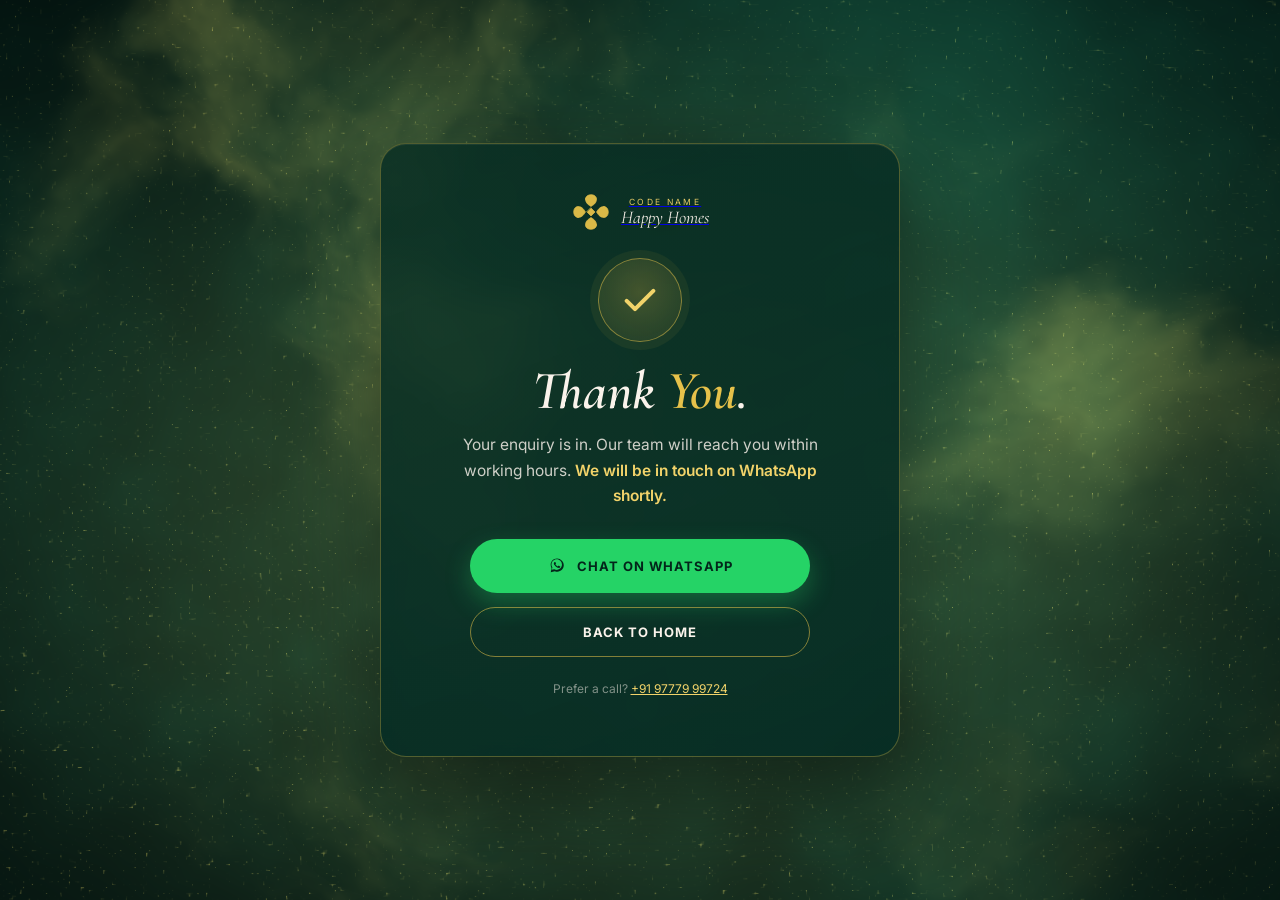
<file: thank-you.html>
<!DOCTYPE html>
<html lang="en">
<head>
  <meta charset="UTF-8" />
  <meta name="viewport" content="width=device-width, initial-scale=1.0" />
  <meta name="theme-color" content="#062c24" />
  <title>Thank You | Happy Homes, Trisulia, Cuttack</title>
  <meta name="description" content="Thank you for your enquiry about Happy Homes, Trisulia. Our team will reach you shortly on WhatsApp." />
  <meta name="robots" content="noindex, follow" />
  <link rel="icon" type="image/svg+xml" href="assets/logo-mark.svg" />
  <link rel="preconnect" href="https://fonts.googleapis.com" />
  <link rel="preconnect" href="https://fonts.gstatic.com" crossorigin />
  <link href="https://fonts.googleapis.com/css2?family=Cormorant+Garamond:ital,wght@0,500;0,600;0,700;1,500;1,600;1,700&family=Inter:wght@300;400;500;600;700&display=swap" rel="stylesheet" />

  <!-- Google Tag Manager -->
  <script>(function(w,d,s,l,i){w[l]=w[l]||[];w[l].push({'gtm.start':
  new Date().getTime(),event:'gtm.js'});var f=d.getElementsByTagName(s)[0],
  j=d.createElement(s),dl=l!='dataLayer'?'&l='+l:'';j.async=true;j.src=
  'https://www.googletagmanager.com/gtm.js?id='+i+dl;f.parentNode.insertBefore(j,f);
  })(window,document,'script','dataLayer','GTM-N7LTN3LF');</script>
  <!-- End Google Tag Manager -->

  <!-- Google tag (gtag.js) -->
  <script async src="https://www.googletagmanager.com/gtag/js?id=G-WT3VBQJMH0"></script>
  <script>
    window.dataLayer = window.dataLayer || [];
    function gtag(){dataLayer.push(arguments);}
    gtag('js', new Date());
    gtag('config', 'G-WT3VBQJMH0', { page_path: '/thank-you' });
  </script>

  <style>
    :root{
      --aubergine:#062c24; --plum:#0d4a3a; --plum-2:#082e23;
      --gold:#e6c14a; --gold-2:#f2d36a; --cream:#faf3eb;
      --wa:#25d366; --wa-2:#1ebe5b;
      --f-display:'Cormorant Garamond',Georgia,serif;
      --f-body:'Inter',system-ui,-apple-system,sans-serif;
      --ease:cubic-bezier(.22,1,.36,1);
    }
    *,*::before,*::after{box-sizing:border-box;}
    html,body{height:100%;}
    body{
      margin:0; font-family:var(--f-body); color:var(--cream);
      background:var(--aubergine);
      min-height:100vh; display:grid; place-items:center;
      padding:24px; position:relative; overflow:hidden;
      -webkit-font-smoothing:antialiased;
    }
    /* WebGL aurora canvas sits behind everything */
    #aurora{position:fixed; inset:0; width:100%; height:100%; z-index:0; display:block;}
    .glow-fallback{position:fixed; inset:0; z-index:0;
      background:
        radial-gradient(60% 55% at 50% 0%, rgba(230,193,74,.18), transparent 60%),
        radial-gradient(50% 50% at 85% 90%, rgba(13,74,58,.9), transparent 60%),
        radial-gradient(40% 40% at 10% 100%, rgba(230,193,74,.10), transparent 60%),
        linear-gradient(180deg,#083127,#062c24);
    }
    .card{
      position:relative; z-index:2; width:100%; max-width:520px;
      background:linear-gradient(160deg, rgba(9,46,35,.86), rgba(6,44,36,.92));
      border:1px solid rgba(230,193,74,.32);
      border-radius:26px; padding:48px 40px;
      text-align:center;
      box-shadow:0 40px 90px rgba(0,0,0,.5), inset 0 1px 0 rgba(250,243,235,.06);
      -webkit-backdrop-filter:blur(10px); backdrop-filter:blur(10px);
      animation:rise .7s var(--ease) both;
    }
    @keyframes rise{from{opacity:0; transform:translateY(18px) scale(.98);} to{opacity:1; transform:none;}}
    .brand{display:inline-flex; align-items:center; gap:10px; margin-bottom:26px; opacity:.95;}
    .brand img{width:40px; height:40px;}
    .brand span{font-family:var(--f-display); font-style:italic; font-size:18px; color:var(--cream); line-height:1;}
    .brand small{display:block; font-family:var(--f-body); font-style:normal; font-size:8.5px; letter-spacing:.28em; text-transform:uppercase; color:var(--gold-2); margin-bottom:2px;}
    .check{
      width:84px; height:84px; margin:0 auto 22px; border-radius:50%;
      display:grid; place-items:center;
      background:radial-gradient(circle at 50% 40%, rgba(230,193,74,.25), rgba(230,193,74,.08));
      border:1px solid rgba(230,193,74,.5);
      box-shadow:0 0 0 8px rgba(230,193,74,.06);
    }
    .check svg{width:40px; height:40px;}
    .check svg path{stroke-dasharray:40; stroke-dashoffset:40; animation:draw .7s .35s var(--ease) forwards;}
    @keyframes draw{to{stroke-dashoffset:0;}}
    h1{
      font-family:var(--f-display); font-weight:600; font-style:italic;
      font-size:clamp(38px,7vw,54px); line-height:1; margin:0 0 14px;
      color:var(--cream);
    }
    h1 em{color:var(--gold); font-style:italic;}
    .lead{font-size:15.5px; line-height:1.65; color:rgba(250,243,235,.82); max-width:400px; margin:0 auto 30px;}
    .lead b{color:var(--gold-2); font-weight:600;}
    .actions{display:flex; flex-direction:column; gap:14px; max-width:340px; margin:0 auto;}
    .btn{
      display:inline-flex; align-items:center; justify-content:center; gap:10px;
      padding:16px 24px; border-radius:999px; font-weight:700;
      font-size:13px; letter-spacing:.08em; text-transform:uppercase;
      border:1.6px solid transparent; cursor:pointer; text-decoration:none;
      transition:transform .2s var(--ease), box-shadow .25s var(--ease), background .25s var(--ease);
    }
    .btn:hover{transform:translateY(-2px);}
    .btn--wa{background:var(--wa); color:#03251a; box-shadow:0 10px 26px rgba(37,211,102,.32);}
    .btn--wa:hover{background:var(--wa-2); box-shadow:0 14px 32px rgba(37,211,102,.42);}
    .btn--home{background:transparent; color:var(--cream); border-color:rgba(230,193,74,.55);}
    .btn--home:hover{background:rgba(230,193,74,.12); border-color:var(--gold);}
    .note{margin-top:24px; font-size:12px; color:rgba(250,243,235,.5);}
    .note a{color:var(--gold-2);}
    @media (max-width:480px){ .card{padding:38px 24px;} }
    @media (prefers-reduced-motion:reduce){
      .card,.check svg path{animation:none !important; opacity:1 !important; transform:none !important; stroke-dashoffset:0 !important;}
    }
  </style>
</head>
<body>
  <!-- Google Tag Manager (noscript) -->
  <noscript><iframe src="https://www.googletagmanager.com/ns.html?id=GTM-N7LTN3LF" height="0" width="0" style="display:none;visibility:hidden"></iframe></noscript>

  <div class="glow-fallback" aria-hidden="true"></div>
  <canvas id="aurora" aria-hidden="true"></canvas>

  <main class="card" role="main">
    <a class="brand" href="index.html" aria-label="Happy Homes home">
      <img src="assets/logo-mark.svg" alt="" />
      <span><small>Code Name</small>Happy Homes</span>
    </a>

    <div class="check" aria-hidden="true">
      <svg viewBox="0 0 24 24" fill="none" stroke="#f2d36a" stroke-width="2.4" stroke-linecap="round" stroke-linejoin="round"><path d="M4 12.5l5 5L20 6.5"/></svg>
    </div>

    <h1>Thank <em>You</em>.</h1>
    <p class="lead" id="leadMsg">Your enquiry is in. Our team will reach you within working hours. <b id="broLine">Your brochure has started downloading.</b></p>

    <div class="actions">
      <a class="btn btn--wa" id="waBtn" href="https://wa.me/919777999724" target="_blank" rel="noopener">
        <svg viewBox="0 0 32 32" width="20" height="20" aria-hidden="true"><path fill="currentColor" d="M16.04 4C10.42 4 5.86 8.56 5.86 14.18c0 1.98.55 3.83 1.51 5.42L6 26l6.6-1.73a10.12 10.12 0 004.04.82h.01c5.62 0 10.18-4.56 10.18-10.18 0-2.72-1.06-5.27-2.98-7.19A10.13 10.13 0 0016.04 4zm0 18.55h-.01a8.4 8.4 0 01-4.29-1.18l-.31-.18-3.82 1 1.02-3.72-.2-.32a8.37 8.37 0 01-1.28-4.46c0-4.62 3.76-8.38 8.39-8.38 2.24 0 4.34.87 5.93 2.45a8.36 8.36 0 012.46 5.93c0 4.62-3.76 8.38-8.39 8.38zm4.6-6.27c-.25-.13-1.49-.74-1.72-.82-.23-.08-.4-.13-.57.13-.17.25-.65.82-.8.99-.15.17-.3.19-.55.06-.25-.13-1.06-.39-2.02-1.25-.75-.67-1.25-1.49-1.4-1.74-.15-.25-.02-.39.11-.51.11-.11.25-.3.38-.45.13-.15.17-.25.25-.42.08-.17.04-.32-.02-.45-.06-.13-.57-1.38-.78-1.88-.2-.49-.41-.43-.57-.43h-.49c-.17 0-.45.06-.68.32-.23.25-.89.87-.89 2.13 0 1.25.91 2.46 1.04 2.63.13.17 1.79 2.74 4.34 3.85.61.26 1.08.42 1.45.54.61.19 1.16.17 1.6.1.49-.07 1.49-.61 1.7-1.2.21-.59.21-1.09.15-1.2-.07-.11-.23-.17-.48-.3z"/></svg>
        Chat on WhatsApp
      </a>
      <a class="btn btn--home" href="index.html">Back to Home</a>
    </div>

    <p class="note">Prefer a call? <a href="tel:+919777999724">+91 97779 99724</a></p>
  </main>

  <script>
    /* ---- Pull the WhatsApp link + brochure flag stashed by the form on the previous page ---- */
    (function(){
      var data = {};
      try { data = JSON.parse(sessionStorage.getItem('chh_lead') || '{}'); } catch(e){}
      var waBtn = document.getElementById('waBtn');
      if (data.wa && waBtn) waBtn.href = data.wa;

      /* Fire GA4 conversion event (in addition to the /thank-you pageview) */
      try {
        window.dataLayer = window.dataLayer || [];
        window.dataLayer.push({ event: 'generate_lead', form_source: data.source || 'unknown', currency: 'INR', value: 1 });
        if (typeof gtag === 'function') {
          gtag('event', 'generate_lead', { form_source: data.source || 'unknown', currency: 'INR', value: 1 });
        }
      } catch(e){}

      /* Brochure download happens here so the file is not interrupted by the redirect */
      var broLine = document.getElementById('broLine');
      if (data.brochure) {
        try {
          var a = document.createElement('a');
          a.href = 'assets/brochure.pdf';
          a.download = 'Happy-Homes-Brochure.pdf';
          a.rel = 'noopener';
          document.body.appendChild(a);
          setTimeout(function(){ a.click(); setTimeout(function(){ a.remove(); }, 400); }, 600);
        } catch(e){}
      } else if (broLine) {
        broLine.textContent = 'We will be in touch on WhatsApp shortly.';
      }

      /* clear so a refresh does not re-download */
      try { sessionStorage.removeItem('chh_lead'); } catch(e){}
    })();

    /* ---------- Lightweight WebGL aurora (no libraries) ---------- */
    (function(){
      var reduce = window.matchMedia && window.matchMedia('(prefers-reduced-motion: reduce)').matches;
      var canvas = document.getElementById('aurora');
      var gl = null;
      try { gl = canvas.getContext('webgl') || canvas.getContext('experimental-webgl'); } catch(e){}
      if (!gl) { canvas.style.display = 'none'; return; }

      var vs = 'attribute vec2 p; void main(){ gl_Position = vec4(p,0.0,1.0); }';
      var fs = [
        'precision highp float;',
        'uniform vec2 u_res; uniform float u_time;',
        // smooth value noise
        'float hash(vec2 p){ return fract(sin(dot(p, vec2(127.1,311.7)))*43758.5453); }',
        'float noise(vec2 p){ vec2 i=floor(p); vec2 f=fract(p); vec2 u=f*f*(3.0-2.0*f);',
        '  return mix(mix(hash(i),hash(i+vec2(1.0,0.0)),u.x), mix(hash(i+vec2(0.0,1.0)),hash(i+vec2(1.0,1.0)),u.x), u.y); }',
        'float fbm(vec2 p){ float v=0.0; float a=0.5; for(int i=0;i<6;i++){ v+=a*noise(p); p=p*2.02+vec2(1.7,9.2); a*=0.5; } return v; }',
        'void main(){',
        '  vec2 uv = gl_FragCoord.xy / u_res.xy;',
        '  vec2 q = uv; q.x *= u_res.x/u_res.y;',
        '  float t = u_time*0.06;',
        '  float f = fbm(q*1.9 + vec2(t*0.6, -t*0.35));',
        '  float g = fbm(q*2.8 + f*1.4 - vec2(t*0.5, t*0.75));',
        '  vec3 deep = vec3(0.018,0.098,0.078);',
        '  vec3 green = vec3(0.05,0.29,0.227);',
        '  vec3 gold = vec3(0.955,0.805,0.34);',
        '  vec3 col = mix(deep, green, smoothstep(0.18,0.95,f));',
        '  float ribbon = smoothstep(0.5,0.96,g) * (0.55 + 0.45*sin(u_time*0.38 + uv.y*6.0 + f*4.0));',
        '  col += gold * ribbon * 0.55;',
        '  float d = length(uv - vec2(0.5,0.42));',
        '  col += gold * smoothstep(0.8,0.0,d) * 0.16;',
        '  float spk = pow(noise(uv*u_res.xy*0.35 + u_time*2.0), 22.0);',
        '  col += gold * spk * 0.4;',
        '  col *= 0.5 + 0.62*smoothstep(1.2,0.12,d);',
        '  gl_FragColor = vec4(col,1.0);',
        '}'
      ].join('\n');

      function sh(type, src){ var s=gl.createShader(type); gl.shaderSource(s,src); gl.compileShader(s); return s; }
      var prog = gl.createProgram();
      gl.attachShader(prog, sh(gl.VERTEX_SHADER, vs));
      gl.attachShader(prog, sh(gl.FRAGMENT_SHADER, fs));
      gl.linkProgram(prog);
      if (!gl.getProgramParameter(prog, gl.LINK_STATUS)) { canvas.style.display='none'; return; }
      gl.useProgram(prog);

      var buf = gl.createBuffer();
      gl.bindBuffer(gl.ARRAY_BUFFER, buf);
      gl.bufferData(gl.ARRAY_BUFFER, new Float32Array([-1,-1, 3,-1, -1,3]), gl.STATIC_DRAW);
      var loc = gl.getAttribLocation(prog, 'p');
      gl.enableVertexAttribArray(loc);
      gl.vertexAttribPointer(loc, 2, gl.FLOAT, false, 0, 0);
      var uRes = gl.getUniformLocation(prog, 'u_res');
      var uTime = gl.getUniformLocation(prog, 'u_time');

      function resize(){
        var dpr = Math.min(window.devicePixelRatio || 1, 1.5);
        canvas.width = Math.floor(innerWidth * dpr);
        canvas.height = Math.floor(innerHeight * dpr);
        gl.viewport(0,0,canvas.width,canvas.height);
      }
      window.addEventListener('resize', resize); resize();

      var start = performance.now();
      function frame(now){
        var t = (now - start)/1000;
        gl.uniform2f(uRes, canvas.width, canvas.height);
        gl.uniform1f(uTime, t);
        gl.drawArrays(gl.TRIANGLES, 0, 3);
        if (!reduce) requestAnimationFrame(frame);
      }
      requestAnimationFrame(frame);
    })();
  </script>
</body>
</html>
</file>
<file: styles.css>
/* =========================================================
   HAPPY HOMES, Trisulia
   Quirky editorial theme: emerald green + gold + cream.
   ========================================================= */
:root {
  --pink:        #e6c14a;
  --pink-2:      #c8a233;
  --pink-3:      #a88a25;
  --pink-soft:   rgba(230, 193, 74, 0.10);
  --pink-line:   rgba(230, 193, 74, 0.45);
  --peach:       #d8c690;
  --peach-2:     #b8a575;
  --peach-soft:  #e8d9a8;
  --rose:        #b9a155;
  --plum:        #0d4a3a;
  --plum-2:      #082e23;
  --aubergine:   #062c24;
  --cream:       #faf3eb;
  --cream-2:     #f5e8d8;
  --cream-3:     #efddc4;
  --gold:        #e6c14a;
  --gold-2:      #f2d36a;
  --red:         #a62732;
  --wa:          #25d366;
  --text-dark:   #062c24;
  --text-mid:    rgba(6, 44, 36, 0.72);
  --text-mute-d: rgba(6, 44, 36, 0.50);
  --text-light:  #faf3eb;
  --text-dim-l:  rgba(250, 243, 235, 0.80);
  --text-mute-l: rgba(250, 243, 235, 0.55);
  --line-d:      rgba(6, 44, 36, 0.14);
  --line-l:      rgba(250, 243, 235, 0.18);
  --f-display:   'Cormorant Garamond', 'Times New Roman', serif;
  --f-body:      'Inter', system-ui, -apple-system, sans-serif;
  --f-hand:      'Caveat', 'Brush Script MT', cursive;
  --radius:      14px;
  --radius-lg:   22px;
  --ease:        cubic-bezier(0.22, 1, 0.36, 1);
  --container:   1280px;
}

/* Base */
*, *::before, *::after { box-sizing: border-box; }
html { scroll-behavior: smooth; -webkit-text-size-adjust: 100%; }
body { margin:0; background: var(--aubergine); color: var(--text-light); font-family: var(--f-body); font-size:16px; line-height:1.6; overflow-x:hidden; -webkit-font-smoothing:antialiased; }
body.is-locked { overflow: hidden; }
img, svg, video { display: block; max-width: 100%; }
a { color: inherit; text-decoration: none; }
button { font: inherit; color: inherit; background: none; border: 0; cursor: pointer; }
input, select, textarea { font: inherit; color: inherit; }
h1, h2, h3, h4 { margin: 0; font-weight: 500; letter-spacing: -0.01em; line-height: 1.08; }
p { margin: 0; }
ul, ol { margin: 0; padding: 0; list-style: none; }
em { font-style: italic; color: var(--pink); font-family: var(--f-display); font-weight: 500; }
.script { font-family: var(--f-hand); color: var(--pink); font-size: 1.18em; font-style: normal; font-weight: 700; }
::selection { background: var(--pink); color: var(--cream); }
.container { max-width: var(--container); margin: 0 auto; padding: 0 28px; position: relative; }

/* PRELOADER (logo fills 0-100%) - kept from previous build */
.preloader {
  position: fixed; inset: 0; z-index: 10000;
  background: var(--aubergine);
  display: grid; place-items: center;
  transition: opacity .8s ease, visibility .8s ease;
}
.preloader.is-done { opacity: 0; visibility: hidden; }
.preloader__stage { text-align: center; color: var(--text-light); }
.preloader__logo {
  position: relative;
  width: 120px; height: 120px;
  margin: 0 auto 24px;
}
.preloader__logo-ghost,
.preloader__logo-fill {
  position: absolute; inset: 0; width: 100%; height: 100%;
}
.preloader__logo-ghost { opacity: 0.18; filter: grayscale(1); }
.preloader__logo-fill {
  clip-path: inset(100% 0 0 0);
  transition: clip-path .15s linear;
  filter: drop-shadow(0 6px 18px rgba(230, 193, 74, 0.45));
}
.preloader__bar { width: 220px; height: 2px; background: rgba(245,239,226,0.18); border-radius: 999px; margin: 0 auto 16px; overflow: hidden; }
.preloader__bar span { display: block; height: 100%; width: 0%; background: linear-gradient(90deg, var(--gold-2), var(--gold)); transition: width .15s linear; }
.preloader__count { font-size: clamp(36px, 7vw, 56px); font-weight: 300; letter-spacing: -0.03em; color: var(--text-light); }
.preloader__caption { margin-top: 10px; font-family: var(--f-display); font-style: italic; color: var(--gold-2); font-size: 16px; letter-spacing: 0.06em; }

/* NAV */
.nav {
  position: fixed; top: 0; left: 0; right: 0; z-index: 100;
  display: flex; align-items: center; justify-content: space-between;
  padding: 12px 24px;
  background: rgba(250, 243, 235, 0);
  transition: background .35s var(--ease), padding .35s var(--ease), border-color .35s var(--ease), color .35s var(--ease);
  border-bottom: 1px solid transparent;
  color: var(--text-light);
}
.nav.is-scrolled {
  background: rgba(250, 243, 235, 0.96);
  -webkit-backdrop-filter: blur(12px); backdrop-filter: blur(12px);
  padding: 8px 24px;
  border-bottom-color: var(--line-d);
  color: var(--text-dark);
}
.nav__brand { display: flex; align-items: center; gap: 12px; }
.nav__metro { width: 64px; height: auto; color: inherit; }
.nav__divider { display: inline-block; width: 1px; height: 32px; background: currentColor; opacity: 0.3; }
.nav__hh { width: 36px; height: 36px; }
.nav__brand-text { font-family: var(--f-display); font-size: 19px; line-height: 1.05; }
.nav__brand-text small { display: block; font-family: var(--f-body); font-size: 9px; letter-spacing: 0.26em; text-transform: uppercase; opacity: 0.7; margin-bottom: 2px; }
.nav__menu { display: flex; gap: 24px; }
.nav__menu a { position: relative; font-size: 13px; letter-spacing: 0.08em; padding: 6px 0; opacity: 0.85; transition: opacity .2s, color .2s; font-weight: 500; }
.nav__menu a:hover { opacity: 1; color: var(--pink); }
.nav__menu a::after { content: ''; position: absolute; left: 0; bottom: 0; height: 2px; width: 0; background: var(--pink); transition: width .3s var(--ease); }
.nav__menu a:hover::after { width: 100%; }
.nav__cta { color: var(--cream); }

.nav__toggle { display: none; width: 44px; height: 44px; position: relative; }
.nav__toggle span { position: absolute; left: 12px; right: 12px; height: 1.8px; background: currentColor; transition: transform .3s var(--ease), top .3s var(--ease); }
.nav__toggle span:nth-child(1) { top: 18px; }
.nav__toggle span:nth-child(2) { top: 26px; }
.nav__toggle.is-open span:nth-child(1) { top: 22px; transform: rotate(45deg); }
.nav__toggle.is-open span:nth-child(2) { top: 22px; transform: rotate(-45deg); }

/* BUTTONS */
.btn {
  position: relative;
  display: inline-flex; align-items: center; justify-content: center; gap: 10px;
  padding: 13px 22px;
  font-size: 12px; letter-spacing: 0.14em; text-transform: uppercase; font-weight: 700;
  border: 1.5px solid currentColor;
  border-radius: 999px;
  background: transparent; color: var(--text-dark);
  transition: transform .2s var(--ease), background .25s var(--ease), border-color .25s var(--ease), color .25s var(--ease), box-shadow .25s var(--ease);
  -webkit-appearance: none;
}
.btn:hover { transform: translateY(-2px); }
.btn:active { transform: translateY(0); }
.btn svg { transition: transform .25s var(--ease); flex-shrink: 0; }
.btn:hover svg { transform: translateX(3px); }
.btn--sm { padding: 9px 16px; font-size: 11px; }
.btn--block { width: 100%; }
.btn:disabled { opacity: 0.6; pointer-events: none; }

.btn--pink { background: var(--gold); border-color: var(--gold); color: var(--aubergine); font-weight:700; }
.btn--pink:hover { background: var(--gold-2); border-color: var(--gold-2); box-shadow: 0 8px 22px rgba(230,193,74,0.35); }
.btn--outline { background: transparent; border-color: var(--pink); color: var(--pink); }
.btn--outline:hover { background: var(--pink-soft); }
.btn--ghost { border-color: rgba(255,255,255,0.4); }

.btn--pulse {
  box-shadow: 0 0 0 0 rgba(230, 193, 74, 0.30);
  animation: pulseGlow 2.2s var(--ease) infinite;
}
.btn--pulse::after {
  content: ''; position: absolute; inset: 0; border-radius: 999px;
  border: 2px solid rgba(230, 193, 74, 0.30);
  animation: pulseRing 2.2s var(--ease) infinite;
  pointer-events: none;
}
@keyframes pulseGlow {
  0% { box-shadow: 0 0 0 0 rgba(230, 193, 74, 0.30); }
  60% { box-shadow: 0 0 0 14px rgba(230, 193, 74, 0.30); }
  100% { box-shadow: 0 0 0 0 rgba(230, 193, 74, 0.30); }
}
@keyframes pulseRing {
  0% { transform: scale(1); opacity: 0.7; }
  100% { transform: scale(1.25); opacity: 0; }
}
@keyframes pulseDot {
  0% { box-shadow: 0 0 0 0 rgba(230, 193, 74, 0.30); }
  70% { box-shadow: 0 0 0 12px rgba(230, 193, 74, 0.30); }
  100% { box-shadow: 0 0 0 0 rgba(230, 193, 74, 0.30); }
}

/* SECTION HEADS */
.eyebrow {
  display: inline-flex; align-items: center; gap: 10px;
  font-size: 11px; letter-spacing: 0.28em; text-transform: uppercase;
  color: var(--pink); margin-bottom: 14px; font-weight: 700;
}
.eyebrow::before { content: ''; width: 28px; height: 1.5px; background: var(--pink); }
.section-head { margin-bottom: 48px; max-width: 880px; }
.section-head h2 {
  font-family: var(--f-display);
  font-style: italic;
  font-weight: 500;
  font-size: clamp(36px, 5.4vw, 72px);
  letter-spacing: -0.015em;
  line-height: 1.02;
  color: var(--plum);
}
.section-sub { color: var(--text-mid); font-size: 16px; margin-top: 14px; max-width: 620px; }

/* HERO */




/* Floral stickers */
.hero__sticker {
  position: absolute; pointer-events: none;
  width: 60px; height: 60px;
  background: radial-gradient(circle at 50% 50%, var(--pink) 22%, transparent 24%),
              radial-gradient(circle at 50% 18%, var(--gold-2) 8%, transparent 9%),
              radial-gradient(circle at 18% 50%, var(--gold-2) 8%, transparent 9%),
              radial-gradient(circle at 82% 50%, var(--gold-2) 8%, transparent 9%),
              radial-gradient(circle at 50% 82%, var(--gold-2) 8%, transparent 9%);
  opacity: 0.55;
  filter: drop-shadow(0 4px 8px rgba(0,0,0,0.3));
  animation: float 6s var(--ease) infinite;
}
.hero__sticker--1 { top: 18%; right: 8%; transform: rotate(-12deg); }
.hero__sticker--2 { top: 60%; right: 38%; width: 38px; height: 38px; transform: rotate(20deg); animation-delay: 1.5s; }
.hero__sticker--3 { top: 28%; left: 6%; width: 48px; height: 48px; transform: rotate(-25deg); animation-delay: 3s; }
@keyframes float {
  0%, 100% { transform: translateY(0) rotate(var(--r, 0deg)); }
  50% { transform: translateY(-12px) rotate(var(--r, 0deg)); }
}

.hero__inner {
  position: relative;
  max-width: var(--container);
  margin: 0 auto; width: 100%;
  display: grid;
  grid-template-columns: 1.05fr 460px;
  gap: 48px;
  align-items: center;
  color: var(--text-light);
}
.hero__eyebrow {
  display: inline-flex; align-items: center; gap: 10px;
  font-size: 11px; letter-spacing: 0.3em; text-transform: uppercase;
  padding: 8px 14px;
  border: 1px solid var(--pink-line); border-radius: 999px;
  background: rgba(0, 0, 0, 0.35);
  -webkit-backdrop-filter: blur(6px); backdrop-filter: blur(6px);
  margin-bottom: 22px;
}
.hero__eyebrow .dot { width: 8px; height: 8px; background: var(--pink); border-radius: 50%; animation: pulseDot 2.4s var(--ease) infinite; }

.hero__hand { font-family: var(--f-hand); color: var(--pink); font-weight: 700; font-style: normal; font-size: 0.42em; letter-spacing: 0.02em; display: inline-block; transform: rotate(-3deg); margin-bottom: 6px; }
.hero__title {
  font-family: var(--f-display);
  font-weight: 500;
  font-style: italic;
  font-size: clamp(48px, 8vw, 120px);
  line-height: 0.92;
  letter-spacing: -0.025em;
  text-shadow: 0 4px 24px rgba(0,0,0,0.5);
  margin-bottom: 18px;
}
.hero__title em {
  background: linear-gradient(180deg, var(--pink), var(--pink-2));
  -webkit-background-clip: text; -webkit-text-fill-color: transparent;
  background-clip: text;
}
.hero__sub { max-width: 540px; font-size: 17px; color: var(--text-dim-l); text-shadow: 0 2px 8px rgba(0,0,0,0.45); margin-bottom: 20px; }

.hero__price {
  display: inline-flex; align-items: baseline; gap: 8px;
  padding: 12px 18px 12px 14px;
  background: linear-gradient(135deg, #e6c14a 0%, #f2d36a 100%);
  color: #062c24; border-radius: 14px;
  margin-bottom: 22px;
  box-shadow: 0 12px 32px rgba(230, 193, 74, 0.35);
}
.hero__price span { font-size: 11px; letter-spacing: 0.2em; text-transform: uppercase; opacity: 0.85; font-weight: 600; }
.hero__price b { font-family: var(--f-display); font-size: clamp(28px, 3.6vw, 40px); font-weight: 600; }
.hero__price b i { font-style: normal; font-size: 0.55em; vertical-align: super; opacity: 0.8; }
.hero__price small { font-size: 12px; opacity: 0.85; font-weight: 600; }

.hero__chips { display: flex; flex-wrap: wrap; gap: 18px 28px; margin-bottom: 24px; }
.hero__chips li { display: flex; flex-direction: column; }
.hero__chips b { font-family: var(--f-display); font-size: 22px; font-weight: 600; }
.hero__chips span { font-size: 10px; letter-spacing: 0.22em; text-transform: uppercase; color: var(--text-mute-l); margin-top: 2px; }

.hero__actions { display: flex; gap: 12px; flex-wrap: wrap; }
.hero__actions .btn--outline { color: #fff; border-color: rgba(255,255,255,0.7); }
.hero__actions .btn--outline:hover { background: rgba(255,255,255,0.1); }

/* LEAD CARD */
.lead-card {
  background: var(--aubergine);
  border-radius: var(--radius-lg);
  padding: 26px 26px 22px;
  position: relative;
  box-shadow: 0 30px 70px rgba(0, 0, 0, 0.45);
  color: var(--text-dark);
  border: 3px solid var(--pink);
}
.lead-card__pill {
  position: absolute;
  top: -14px; left: 24px;
  background: var(--pink);
  color: #fff;
  font-size: 10px; letter-spacing: 0.22em; text-transform: uppercase; font-weight: 700;
  padding: 6px 12px; border-radius: 999px;
}
.lead-card h2 {
  font-family: var(--f-display);
  font-weight: 600; font-style: italic;
  font-size: 26px; color: var(--plum);
  margin-bottom: 6px; letter-spacing: -0.01em;
}
.lead-card h2 em { color: var(--pink); }
.lead-card > p { color: var(--text-mid); font-size: 13px; line-height: 1.55; margin-bottom: 16px; }
.lead-form { display: grid; grid-template-columns: 1fr 1fr; gap: 12px 14px; }
.lead-form .field--full { grid-column: 1 / -1; }
.lead-form .btn { grid-column: 1 / -1; margin-top: 6px; }
.lead-form__note { grid-column: 1 / -1; font-size: 10.5px; color: var(--text-mute-d); line-height: 1.5; text-align: center; }
.lead-form__success { text-align: center; padding: 12px 0; display: flex; flex-direction: column; align-items: center; gap: 10px; color: var(--text-dark); }
.lead-form__success svg { color: var(--pink); padding: 14px; border: 1px solid var(--pink-line); border-radius: 50%; background: var(--pink-soft); }
.lead-form__success h3 { font-family: var(--f-display); font-style: italic; font-size: 28px; font-weight: 600; color: var(--plum); }
.lead-form__success p { color: var(--text-mid); font-size: 14px; max-width: 320px; }

/* FIELDS */
.field { display: flex; flex-direction: column; gap: 6px; }
.field label { font-size: 10px; letter-spacing: 0.18em; text-transform: uppercase; color: var(--text-mute-d); font-weight: 700; }
.field label span { color: var(--pink); margin-left: 2px; }
.field input, .field select, .field textarea {
  background: transparent; border: 0;
  border-bottom: 1.5px solid rgba(31, 41, 36, 0.18);
  padding: 10px 0; font-size: 15px; color: var(--text-dark);
  outline: none; width: 100%; border-radius: 0;
  transition: border-color .25s var(--ease);
  font-family: var(--f-body);
}
.field input:focus, .field select:focus, .field textarea:focus { border-bottom-color: var(--pink); }
.field input::placeholder, .field textarea::placeholder { color: rgba(31,41,36,0.36); }
.field select {
  appearance: none; -webkit-appearance: none;
  background-image: url("data:image/svg+xml;utf8,<svg xmlns='http://www.w3.org/2000/svg' width='14' height='14' viewBox='0 0 24 24' fill='none' stroke='%23e6356f' stroke-width='2'><path d='M6 9l6 6 6-6'/></svg>");
  background-repeat: no-repeat;
  background-position: right center;
  padding-right: 24px;
}
.field select option { background: #fff; color: var(--text-dark); }
.field input.is-invalid, .field select.is-invalid { border-bottom-color: #d8443d; }

/* MARQUEE */
.marquee { background: var(--pink); color: #fff; overflow: hidden; padding: 14px 0; border-top: 3px solid var(--plum); border-bottom: 3px solid var(--plum); }
.marquee__track { display: inline-flex; align-items: center; gap: 24px; white-space: nowrap; font-family: var(--f-display); font-style: italic; font-size: clamp(22px, 3vw, 36px); animation: marquee 32s linear infinite; font-weight: 500; }
.marquee__track i { display: inline-block; width: 8px; height: 8px; border: 1.5px solid var(--gold); transform: rotate(45deg); flex-shrink: 0; }
@keyframes marquee { from { transform: translateX(0); } to { transform: translateX(-50%); } }

/* LEGACY (emerald background) */
.legacy { background: var(--plum); color: var(--text-light); padding: 100px 0 80px; position: relative; overflow: hidden; }
.legacy::before { content: ''; position: absolute; top: 8%; right: -6%; width: 280px; height: 280px; border-radius: 50%; background: radial-gradient(circle, var(--pink) 0%, transparent 70%); opacity: 0.25; pointer-events: none; }
.legacy__head h2 { color: var(--text-light); }
.legacy__head .script { color: var(--pink); }
.legacy__head em { color: var(--pink); }
.legacy__small { font-family: var(--f-body); font-size: 0.4em; letter-spacing: 0.32em; text-transform: uppercase; color: var(--gold-2); display: block; margin-top: 8px; font-style: normal; font-weight: 600; }
.legacy__timeline { display: grid; grid-template-columns: repeat(5, 1fr); gap: 16px; margin: 40px 0 30px; }
.legacy__timeline li { padding: 24px 18px; border: 1px solid var(--line-l); border-radius: var(--radius); background: var(--aubergine); position: relative; }
.legacy__timeline li::after { content: ''; position: absolute; bottom: -1px; left: 0; height: 2px; width: 30%; background: var(--pink); }
.legacy__timeline b { font-family: var(--f-display); font-style: italic; font-weight: 600; font-size: clamp(34px, 4vw, 56px); color: var(--gold-2); line-height: 1; display: block; }
.legacy__timeline span { font-size: 11px; letter-spacing: 0.2em; text-transform: uppercase; color: var(--text-dim-l); margin-top: 8px; display: block; }
.legacy__copy { color: var(--text-dim-l); font-size: 17px; max-width: 760px; line-height: 1.7; }

/* ABOUT */
.about { padding: 110px 0; background: var(--aubergine); }
.about__head { max-width: 980px; margin-bottom: 44px; }
.about__layout { display: grid; grid-template-columns: 1.4fr 1fr; gap: 52px; align-items: start; }
.about__body p { color: var(--text-mid); font-size: 17px; margin-bottom: 16px; }
.about__body p:last-child { margin-bottom: 0; }
.about__facts { background: var(--plum); color: var(--text-light); border-radius: var(--radius-lg); padding: 24px 26px; }
.about__facts li { display: flex; justify-content: space-between; align-items: baseline; padding: 12px 0; border-bottom: 1px solid var(--line-l); gap: 16px; }
.about__facts li:last-child { border-bottom: 0; }
.about__facts span { font-size: 11px; letter-spacing: 0.22em; text-transform: uppercase; color: var(--text-mute-l); }
.about__facts b { font-family: var(--f-display); font-style: italic; font-size: 18px; font-weight: 600; color: var(--gold-2); text-align: right; }

/* GALLERY CAROUSEL */
.gallery { padding: 110px 0; background: var(--plum-2); }
.carousel { position: relative; margin-top: 28px; }
.carousel__track { display: flex; overflow-x: auto; scroll-snap-type: x mandatory; gap: 16px; padding: 4px 28px 24px; scrollbar-width: thin; justify-content: center; }
.carousel__track::-webkit-scrollbar { height: 8px; }
.carousel__track::-webkit-scrollbar-thumb { background: var(--pink); border-radius: 4px; }
.carousel__slide { flex: 0 0 calc(50% - 8px); scroll-snap-align: start; border-radius: var(--radius-lg); overflow: hidden; background: var(--plum); margin: 0; position: relative; aspect-ratio: 16/10; }
.carousel__slide img { width: 100%; height: 100%; object-fit: cover; }
.carousel__slide figcaption { position: absolute; left: 0; right: 0; bottom: 0; padding: 18px 22px; background: linear-gradient(180deg, transparent, rgba(184,83,122,0.92)); color: var(--text-light); }
.carousel__slide figcaption b { font-family: var(--f-display); font-style: italic; font-size: 22px; font-weight: 600; display: block; }
.carousel__slide figcaption span { font-size: 13px; opacity: 0.85; }
.carousel__slide--sustain { background: var(--pink); aspect-ratio: 16/10; }
.sustain-card { padding: 36px; color: #fff; height: 100%; display: flex; flex-direction: column; justify-content: center; }
.sustain-card__eyebrow { font-size: 11px; letter-spacing: 0.28em; text-transform: uppercase; opacity: 0.85; font-weight: 700; }
.sustain-card h3 { font-family: var(--f-display); font-style: italic; font-size: 32px; font-weight: 600; margin: 8px 0 18px; }
.sustain-card ul li { padding: 6px 0 6px 18px; position: relative; font-size: 14px; }
.sustain-card ul li::before { content: ''; position: absolute; left: 0; top: 14px; width: 8px; height: 8px; border-radius: 50%; background: var(--gold-2); }
.carousel__nav { position: absolute; top: 50%; transform: translateY(-50%); width: 44px; height: 44px; border-radius: 50%; background: var(--pink); color: #fff; font-size: 20px; z-index: 4; box-shadow: 0 8px 22px rgba(230, 193, 74, 0.30); }
.carousel__nav--prev { left: 8px; }
.carousel__nav--next { right: 8px; }
.carousel__dots { display: flex; justify-content: center; gap: 6px; margin-top: 12px; }
.carousel__dot { width: 8px; height: 8px; border-radius: 50%; background: rgba(184, 83, 122, 0.2); border: 0; transition: all .25s; cursor: pointer; }
.carousel__dot.is-active { background: var(--pink); width: 24px; border-radius: 999px; }

/* TOGGLE */
.toggle { display: inline-flex; padding: 4px; border-radius: 999px; background: var(--plum); margin-bottom: 24px; }
.toggle__btn { padding: 10px 22px; font-size: 12px; letter-spacing: 0.14em; text-transform: uppercase; font-weight: 700; color: var(--text-dim-l); border-radius: 999px; transition: all .25s var(--ease); }
.toggle__btn:hover { color: var(--text-light); }
.toggle__btn.is-active { background: var(--pink); color: #fff; }

/* AMENITIES */
.amenities { padding: 110px 0; background: var(--aubergine); }
.amenities__grid { display: none; grid-template-columns: repeat(4, 1fr); gap: 14px; }
.amenities__grid.is-active { display: grid; }
.amenity-card { background: #fff; border: 1px solid var(--line-d); border-radius: var(--radius); padding: 26px 22px; display: flex; flex-direction: column; gap: 12px; position: relative; transition: transform .3s var(--ease), border-color .3s; }
.amenity-card:hover { transform: translateY(-4px); border-color: var(--pink-line); }
.amenity-card__icon { width: 52px; height: 52px; border-radius: 12px; background: var(--plum); color: var(--gold-2); display: grid; place-items: center; }
.amenity-card__icon svg { width: 26px; height: 26px; }
.amenity-card h3 { font-family: var(--f-display); font-style: italic; font-size: 22px; font-weight: 600; color: var(--plum); }
.amenity-card p { color: var(--text-mid); font-size: 14px; }

/* PLANS (master + typical with toggle) */
.plans { padding: 110px 0; background: var(--plum-2); }
.plans__shell { display: grid; grid-template-columns: 1.3fr 1fr; gap: 36px; align-items: start; }
.plans__left { }
.plans__viewport { position: relative; }
.plans__image { display: none; width: 100%; padding: 0; border: 1px solid var(--line-d); border-radius: var(--radius-lg); background: #fff; overflow: hidden; position: relative; cursor: zoom-in; transition: border-color .25s, transform .25s var(--ease); }
.plans__image.is-active { display: block; }
.plans__image:hover { border-color: var(--pink-line); transform: scale(1.005); }
.plans__image img { width: 100%; height: auto; display: block; }
.plans__zoom { position: absolute; right: 18px; top: 18px; background: var(--pink); color: #fff; font-size: 11px; letter-spacing: 0.16em; text-transform: uppercase; padding: 8px 14px; border-radius: 999px; font-weight: 700; }
.plans__tabs { display: flex; gap: 6px; flex-wrap: wrap; margin-top: 16px; }
.plans__tabs[data-show-on] { display: none; }
.plans__tabs.is-visible { display: flex; }
.plans__tab { padding: 9px 16px; font-size: 11px; letter-spacing: 0.16em; text-transform: uppercase; color: var(--text-mid); border: 1.5px solid var(--line-d); border-radius: 999px; transition: all .25s; font-weight: 700; }
.plans__tab:hover { border-color: var(--pink-line); color: var(--pink); }
.plans__tab.is-active { background: var(--pink); color: #fff; border-color: var(--pink); }

.plans__right { background: var(--plum); color: var(--text-light); border-radius: var(--radius-lg); padding: 32px; position: sticky; top: 90px; }
.plans__detail { display: flex; flex-direction: column; gap: 14px; }
.plans__pill { align-self: flex-start; font-size: 10px; letter-spacing: 0.26em; text-transform: uppercase; padding: 6px 12px; border: 1px solid var(--gold-2); color: var(--gold-2); border-radius: 999px; font-weight: 700; }
.plans__detail h3 { font-family: var(--f-display); font-style: italic; font-weight: 600; font-size: clamp(28px, 3.4vw, 42px); color: var(--text-light); }
.plans__detail p { color: var(--text-dim-l); font-size: 15px; }
.plans__specs { display: grid; grid-template-columns: 1fr 1fr; gap: 0; border-top: 1px solid var(--line-l); margin-top: 6px; }
.plans__specs li { display: flex; justify-content: space-between; align-items: baseline; padding: 12px 0; border-bottom: 1px solid var(--line-l); gap: 10px; }
.plans__specs li:nth-child(odd) { padding-right: 16px; border-right: 1px solid var(--line-l); }
.plans__specs li:nth-child(even) { padding-left: 16px; }
.plans__specs span { font-size: 10px; letter-spacing: 0.18em; text-transform: uppercase; color: var(--text-mute-l); }
.plans__specs b { font-family: var(--f-display); font-style: italic; font-weight: 600; font-size: 18px; color: var(--gold-2); text-align: right; }
.plans__cta { display: flex; flex-direction: column; gap: 10px; margin-top: 22px; }
.plans__cta .btn--outline { color: var(--gold-2); border-color: var(--gold-2); }
.plans__cta .btn--outline:hover { background: rgba(230,193,74,0.12); }

/* PRICING */
.pricing { padding: 110px 0; background: var(--aubergine); }
.price-band { display: grid; grid-template-columns: 1fr 1fr 1.3fr; gap: 12px; }
.price-band__cell { background: #fff; border: 1.5px solid var(--line-d); border-radius: var(--radius); padding: 28px 26px; display: flex; flex-direction: column; gap: 6px; transition: border-color .25s; }
.price-band__cell:hover { border-color: var(--pink-line); }
.price-band__cell span { font-size: 11px; letter-spacing: 0.22em; text-transform: uppercase; color: var(--pink); font-weight: 700; }
.price-band__cell b { font-family: var(--f-display); font-style: italic; font-size: clamp(26px, 2.6vw, 36px); font-weight: 600; color: var(--plum); }
.price-band__cell small { font-size: 12px; color: var(--text-mute-d); }
.price-band__cell--cta { background: var(--plum); color: var(--text-light); border-color: var(--plum); }
.price-band__cell--cta span { color: var(--gold-2); }
.price-band__cell--cta b { color: var(--text-light); }
.price-band__cell--cta small { color: var(--text-dim-l); }
.price-band__cell--cta .btn { align-self: flex-start; margin-top: 8px; }

/* WALKTHROUGH */
.walkthrough { padding: 110px 0; background: var(--plum); color: var(--text-light); }
.walkthrough .section-head h2 { color: var(--text-light); }
.walkthrough .section-head h2 em { color: var(--gold-2); }
.walkthrough__video { margin: 0; border-radius: var(--radius-lg); overflow: hidden; background: #000; border: 1px solid var(--line-l); }
.walkthrough__video video { width: 100%; height: auto; display: block; aspect-ratio: 16/9; object-fit: cover; background: #2b1d2a; }
.walkthrough__video figcaption { padding: 14px 22px; font-size: 12px; color: var(--text-mute-l); background: var(--aubergine); }
.walkthrough__video code { font-family: monospace; color: var(--gold-2); background: rgba(0,0,0,0.3); padding: 1px 6px; border-radius: 4px; }

/* LOCATION */
.location { padding: 110px 0; background: var(--aubergine); }
.distance-band { display: grid; grid-template-columns: repeat(6, 1fr); gap: 10px; margin-bottom: 36px; }
.distance-band li { background: #fff; border: 1px solid var(--line-d); border-radius: var(--radius); padding: 18px 14px; display: flex; flex-direction: column; gap: 4px; }
.distance-band b { font-family: var(--f-display); font-style: italic; font-size: 22px; font-weight: 600; color: var(--pink); line-height: 1; }
.distance-band span { font-size: 11px; letter-spacing: 0.12em; text-transform: uppercase; color: var(--text-mid); }
.location__layout { display: grid; grid-template-columns: 1.1fr 1fr; gap: 28px; }
.location__map { position: relative; border-radius: var(--radius-lg); overflow: hidden; border: 1px solid var(--line-d); min-height: 460px; background: #fff; }
.location__map iframe { width: 100%; height: 100%; border: 0; min-height: 460px; }
.location__map-link { position: absolute; right: 16px; top: 16px; font-size: 11px; letter-spacing: 0.14em; text-transform: uppercase; padding: 10px 14px; background: var(--pink); border: 0; color: #fff; border-radius: 999px; font-weight: 700; }
.location__copy { display: flex; flex-direction: column; gap: 20px; justify-content: center; }
.location__copy p { color: var(--text-mid); font-size: 17px; line-height: 1.7; }
.location__copy .btn { align-self: flex-start; }

/* TESTIMONIALS */
.testimonials { padding: 110px 0; background: var(--plum-2); }
.testimonials__grid { display: grid; grid-template-columns: repeat(3, 1fr); gap: 18px; }
.testimonial { background: #fff; border: 1px solid var(--line-d); border-radius: var(--radius-lg); padding: 28px; position: relative; }
.testimonial::before { content: '\201C'; position: absolute; top: 8px; left: 22px; font-family: var(--f-display); font-size: 80px; color: var(--pink-soft); line-height: 1; }
.testimonial p { color: var(--text-dark); font-size: 16px; line-height: 1.7; position: relative; margin-bottom: 22px; font-family: var(--f-display); font-style: italic; }
.testimonial__by { display: flex; align-items: center; gap: 14px; }
.testimonial__avatar { width: 48px; height: 48px; border-radius: 50%; background: var(--pink); color: #fff; display: grid; place-items: center; font-family: var(--f-display); font-weight: 700; font-size: 22px; }
.testimonial__by b { display: block; color: var(--plum); font-family: var(--f-display); font-weight: 600; font-size: 18px; }
.testimonial__by span { font-size: 12px; color: var(--text-mute-d); letter-spacing: 0.04em; }
.testimonials__note { margin-top: 18px; font-size: 12px; color: var(--text-mute-d); font-style: italic; }

/* PROGRESS */
.progress { padding: 110px 0; background: var(--aubergine); }
.progress__timeline { position: relative; padding-left: 28px; border-left: 2px solid var(--line-d); margin-left: 8px; }
.progress__timeline li { position: relative; padding: 16px 0 28px 24px; }
.progress__timeline li::before {
  content: ''; position: absolute; left: -36px; top: 22px;
  width: 16px; height: 16px; border-radius: 50%;
  background: #fff; border: 3px solid var(--line-d);
}
.progress__timeline li.is-done::before { background: var(--plum); border-color: var(--plum); }
.progress__timeline li.is-active::before { background: var(--pink); border-color: var(--pink); animation: pulseDot 2s infinite; }
.progress__when { display: inline-block; font-family: var(--f-body); font-size: 11px; letter-spacing: 0.22em; text-transform: uppercase; padding: 4px 12px; border-radius: 999px; background: var(--plum-2); color: var(--plum); font-weight: 700; margin-bottom: 6px; }
.progress__timeline li.is-active .progress__when { background: var(--pink); color: #fff; }
.progress__timeline h3 { font-family: var(--f-display); font-style: italic; font-size: 22px; font-weight: 600; color: var(--plum); margin-bottom: 4px; }
.progress__timeline p { color: var(--text-mid); font-size: 14.5px; }
.progress__note { margin-top: 18px; font-size: 12px; color: var(--text-mute-d); font-style: italic; }

/* FAQ */
.faq { padding: 110px 0; background: var(--plum-2); }
.faq__list { display: flex; flex-direction: column; gap: 12px; }
.faq__list details { background: #fff; border: 1px solid var(--line-d); border-radius: var(--radius); overflow: hidden; transition: border-color .25s var(--ease); }
.faq__list details[open] { border-color: var(--pink); }
.faq__list summary { padding: 20px 22px; list-style: none; cursor: pointer; font-family: var(--f-display); font-style: italic; font-weight: 600; font-size: 20px; color: var(--plum); position: relative; padding-right: 56px; display: flex; align-items: center; }
.faq__list summary::-webkit-details-marker { display: none; }
.faq__list summary::after { content: '+'; position: absolute; right: 22px; top: 50%; transform: translateY(-50%); color: var(--pink); font-size: 24px; font-weight: 300; width: 28px; height: 28px; border: 1.5px solid var(--pink); border-radius: 50%; display: grid; place-items: center; transition: transform .25s, background .25s; }
.faq__list details[open] summary::after { content: '\2212'; background: var(--pink); color: #fff; transform: translateY(-50%) rotate(180deg); }
.faq__list summary:hover { background: var(--aubergine); }
.faq__list details > div { padding: 0 22px 22px; color: var(--text-mid); font-size: 15px; line-height: 1.7; }

/* EMI */
.emi { padding: 110px 0; background: var(--plum); color: var(--text-light); }
.emi .section-head h2 { color: var(--text-light); }
.emi .section-head h2 em { color: var(--gold-2); }
.emi__grid { display: grid; grid-template-columns: 1.2fr 1fr; gap: 28px; align-items: stretch; }
.emi__controls { background: var(--aubergine); border: 1px solid var(--line-l); border-radius: var(--radius-lg); padding: 28px; display: flex; flex-direction: column; gap: 22px; }
.emi__row { display: grid; grid-template-columns: 1fr auto; gap: 4px 16px; align-items: baseline; }
.emi__row label { grid-column: 1; font-size: 11px; letter-spacing: 0.2em; text-transform: uppercase; color: var(--text-mute-l); font-weight: 700; }
.emi__row .emi__value { grid-column: 2; text-align: right; font-family: var(--f-display); font-style: italic; font-size: 22px; color: var(--gold-2); font-weight: 600; }
.emi__row input[type=range] { grid-column: 1 / -1; -webkit-appearance: none; appearance: none; width: 100%; height: 4px; background: rgba(245,239,226,0.18); border-radius: 999px; outline: none; cursor: pointer; }
.emi__row input[type=range]::-webkit-slider-thumb { -webkit-appearance: none; appearance: none; width: 22px; height: 22px; background: var(--pink); border: 3px solid var(--aubergine); border-radius: 50%; cursor: pointer; box-shadow: 0 2px 10px rgba(230, 193, 74, 0.30); }
.emi__row input[type=range]::-moz-range-thumb { width: 22px; height: 22px; background: var(--pink); border: 3px solid var(--aubergine); border-radius: 50%; cursor: pointer; }
.emi__row .emi__minmax { grid-column: 1 / -1; display: flex; justify-content: space-between; font-size: 10px; color: var(--text-mute-l); letter-spacing: 0.1em; }
.emi__row .emi__minmax i { font-style: normal; }
.emi__readout { background: var(--pink); color: #fff; border-radius: var(--radius-lg); padding: 28px; display: flex; flex-direction: column; gap: 14px; text-align: center; }
.emi__readout-label { font-size: 11px; letter-spacing: 0.24em; text-transform: uppercase; opacity: 0.9; font-weight: 700; }
.emi__readout-amount { font-family: var(--f-display); font-style: italic; font-size: clamp(40px, 5vw, 60px); font-weight: 600; line-height: 1; }
.emi__breakup { margin-top: 6px; border-top: 1px solid rgba(255,255,255,0.18); }
.emi__breakup li { display: flex; justify-content: space-between; padding: 10px 0; border-bottom: 1px dashed rgba(255,255,255,0.18); font-size: 13.5px; }
.emi__breakup li:last-child { border-bottom: 0; }
.emi__breakup span { opacity: 0.85; }
.emi__breakup b { font-family: var(--f-display); font-style: italic; font-weight: 600; font-size: 16px; }
.emi__readout small { opacity: 0.85; font-size: 11px; line-height: 1.5; }
.emi__readout .btn { background: #fff; color: var(--pink); border-color: #fff; }
.emi__readout .btn:hover { background: var(--aubergine); }
.emi__readout .btn--pulse { animation: pulseGlowWhite 2.2s var(--ease) infinite; }
@keyframes pulseGlowWhite {
  0% { box-shadow: 0 0 0 0 rgba(255,255,255,0.6); }
  60% { box-shadow: 0 0 0 14px rgba(255,255,255,0); }
  100% { box-shadow: 0 0 0 0 rgba(255,255,255,0); }
}

/* CONTACT */
.contact { padding: 110px 0; background: var(--aubergine); }
.contact__layout { display: grid; grid-template-columns: 1fr 1fr; gap: 56px; align-items: center; }
.contact__intro p { color: var(--text-mid); font-size: 17px; margin: 14px 0 28px; max-width: 480px; }
.contact__channels { margin-top: 22px; border-top: 1px solid var(--line-d); }
.contact__channels li { padding: 18px 0; border-bottom: 1px solid var(--line-d); display: flex; flex-direction: column; gap: 4px; }
.contact__channels span { font-size: 11px; letter-spacing: 0.24em; text-transform: uppercase; color: var(--text-mute-d); }
.contact__channels a { font-family: var(--f-display); font-style: italic; font-size: 22px; color: var(--plum); }
.contact__channels a:hover { color: var(--pink); }
.contact__form { background: var(--plum); color: var(--text-light); border-radius: var(--radius-lg); padding: 32px; display: flex; flex-direction: column; gap: 14px; }
.contact__form .field label { color: var(--text-mute-l); }
.contact__form .field input,
.contact__form .field select { color: var(--text-light); border-bottom-color: rgba(245,239,226,0.2); }
.contact__form .field input::placeholder { color: var(--text-mute-l); }
.contact__form .field select option { background: var(--aubergine); color: var(--text-light); }
.contact__form small { color: var(--text-mute-l); font-size: 11px; text-align: center; }

/* FOOTER */
.footer { padding: 64px 0 32px; background: var(--aubergine); color: var(--text-dim-l); padding-bottom: 96px; }
.footer__top { display: grid; grid-template-columns: auto 1fr auto; gap: 32px; align-items: center; padding-bottom: 30px; border-bottom: 1px solid var(--line-l); }
.footer__brand { display: flex; align-items: center; gap: 12px; font-family: var(--f-display); font-style: italic; font-size: 20px; color: var(--text-light); }
.footer__brand img:first-child { width: 64px; height: auto; }
.footer__brand img:nth-of-type(2) { width: 36px; height: 36px; }
.footer__divider { display: inline-block; width: 1px; height: 32px; background: var(--line-l); }
.footer__brand small { font-family: var(--f-body); font-size: 9px; letter-spacing: 0.28em; text-transform: uppercase; color: var(--gold-2); display: block; margin-bottom: 2px; font-style: normal; }
.footer__tag { font-family: var(--f-display); font-style: italic; font-size: 18px; color: var(--text-light); text-align: center; }
.footer__tag i { color: var(--text-mute-l); font-size: 13px; font-family: var(--f-body); font-style: italic; }
.footer__links { display: flex; gap: 18px; flex-wrap: wrap; }
.footer__links a { font-size: 13px; color: var(--text-dim-l); }
.footer__links a:hover { color: var(--gold-2); }
.footer__bot { margin-top: 20px; display: flex; justify-content: space-between; flex-wrap: wrap; gap: 12px; font-size: 11px; color: var(--text-mute-l); }

/* MODAL */
.modal { position: fixed; inset: 0; z-index: 200; display: grid; place-items: center; padding: 24px; opacity: 0; visibility: hidden; pointer-events: none; transition: opacity .3s var(--ease), visibility .3s; }
.modal.is-open { opacity: 1; visibility: visible; pointer-events: auto; }
.modal__backdrop { position: absolute; inset: 0; background: rgba(61, 27, 48, 0.78); -webkit-backdrop-filter: blur(8px); backdrop-filter: blur(8px); }
.modal__panel { position: relative; z-index: 2; width: 100%; max-width: 680px; background: var(--aubergine); border-radius: var(--radius-lg); padding: 36px 32px 24px; box-shadow: 0 30px 90px rgba(0,0,0,0.5); transform: translateY(16px) scale(0.98); transition: transform .35s var(--ease); max-height: calc(100vh - 48px); overflow-y: auto; border: 3px solid var(--pink); }
.modal.is-open .modal__panel { transform: none; }
.modal__close { position: absolute; right: 14px; top: 14px; width: 36px; height: 36px; display: grid; place-items: center; color: var(--text-mid); border-radius: 8px; }
.modal__close:hover { color: var(--pink); background: var(--pink-soft); }
.modal__head { text-align: center; margin-bottom: 18px; display: flex; flex-direction: column; align-items: center; }
.modal__head h2 { font-family: var(--f-display); font-style: italic; font-weight: 600; font-size: clamp(24px, 3.4vw, 32px); color: var(--plum); }
.modal__head--pink { color: var(--pink) !important; }
.modal__head p { color: var(--text-mid); font-family: var(--f-display); font-style: italic; font-size: 17px; margin-top: 4px; }
.modal__logo { width: 110px; height: auto; margin-top: 12px; color: var(--plum); }
.modal__form { display: grid; grid-template-columns: 1fr 1fr; gap: 12px 16px; }
.modal__form .field--full,
.modal__submit { grid-column: 1 / -1; }
.modal__submit { display: flex; flex-direction: column; gap: 8px; align-items: center; margin-top: 6px; }
.modal__submit .btn { max-width: 320px; }
.modal__submit small { color: var(--text-mute-d); font-size: 11px; text-align: center; max-width: 440px; line-height: 1.5; }
.modal__success { text-align: center; padding: 16px 0; display: flex; flex-direction: column; align-items: center; gap: 12px; }
.modal__success svg { color: var(--pink); padding: 16px; border: 1px solid var(--pink-line); border-radius: 50%; background: var(--pink-soft); }
.modal__success h3 { font-family: var(--f-display); font-style: italic; font-size: 30px; font-weight: 600; color: var(--plum); }
.modal__success p { color: var(--text-mid); }
.modal__success .btn { max-width: 280px; margin-top: 6px; }

/* LIGHTBOX */
.lightbox { position: fixed; inset: 0; z-index: 210; display: flex; align-items: center; justify-content: center; opacity: 0; visibility: hidden; pointer-events: none; transition: opacity .3s ease, visibility .3s; }
.lightbox.is-open { opacity: 1; visibility: visible; pointer-events: auto; }
.lightbox__backdrop { position: absolute; inset: 0; background: rgba(61, 27, 48, 0.92); -webkit-backdrop-filter: blur(10px); backdrop-filter: blur(10px); }
.lightbox__close { position: absolute; right: 18px; top: 18px; z-index: 3; width: 44px; height: 44px; display: grid; place-items: center; background: var(--pink); color: #fff; border-radius: 50%; }
.lightbox__inner { position: relative; z-index: 2; max-width: 96vw; max-height: 92vh; display: flex; flex-direction: column; gap: 12px; }
.lightbox__viewport { background: #fff; border-radius: var(--radius-lg); overflow: hidden; max-height: 80vh; display: grid; place-items: center; cursor: grab; }
.lightbox__viewport.is-grabbing { cursor: grabbing; }
.lightbox__viewport img { max-width: 100%; max-height: 80vh; transform-origin: center center; transition: transform .25s var(--ease); user-select: none; -webkit-user-drag: none; }
.lightbox__controls { display: flex; justify-content: center; align-items: center; gap: 10px; }
.lightbox__controls button[data-zoom] { background: #fff; border: 1.5px solid var(--pink); color: var(--pink); width: 44px; height: 44px; border-radius: 12px; font-size: 18px; font-weight: 700; }

/* RIGHT STICKY CTA RAIL */
.rail {
  position: fixed; right: 16px; top: 50%;
  transform: translateY(-50%) translateX(20px);
  z-index: 90;
  display: flex; flex-direction: column;
  gap: 8px;
  opacity: 0; pointer-events: none;
  transition: opacity .4s ease, transform .5s var(--ease);
}
.rail.is-visible { opacity: 1; pointer-events: auto; transform: translateY(-50%) translateX(0); }
.rail__btn {
  display: flex; align-items: center; gap: 10px;
  width: 56px; padding: 12px 16px;
  background: var(--plum); color: var(--text-light);
  border-radius: 999px; box-shadow: 0 8px 24px rgba(0,0,0,0.25);
  overflow: hidden;
  transition: width .35s var(--ease), background .25s, color .25s;
  white-space: nowrap;
  border: 0; cursor: pointer; font: inherit;
}
.rail__btn svg { flex-shrink: 0; }
.rail__btn span { font-size: 12px; font-weight: 700; letter-spacing: 0.08em; opacity: 0; transition: opacity .25s; line-height: 1.2; }
.rail__btn:hover { width: 190px; background: var(--pink); color: #fff; }
.rail__btn:hover span { opacity: 1; }
.rail__btn--free { background: var(--gold); color: var(--aubergine); width: 64px; padding: 14px 16px; }
.rail__btn--free span { line-height: 1.15; font-size: 11px; }
.rail__btn--free span i { display: block; font-style: normal; font-weight: 800; color: var(--pink); }
.rail__btn--free:hover { width: 220px; background: var(--pink); color: #fff; }
.rail__btn--free:hover span i { color: var(--gold-2); }

/* MOBILE BAR */
.mobilebar {
  display: none;
  position: fixed; left: 0; right: 0; bottom: 0;
  z-index: 95;
  background: var(--plum);
  border-top: 2px solid var(--pink);
  padding: 8px 8px env(safe-area-inset-bottom, 8px);
  gap: 4px;
}
.mobilebar__btn { flex: 1; display: flex; flex-direction: column; align-items: center; gap: 3px; padding: 8px 4px; border-radius: 12px; color: var(--text-light); font-size: 10px; font-weight: 700; letter-spacing: 0.04em; border: 0; background: transparent; }
.mobilebar__btn:active { background: rgba(255,255,255,0.06); }
.mobilebar__btn--wa { color: var(--wa); }
.mobilebar__btn--cta { background: var(--pink); color: #fff; }

/* Mobile menu */
.is-menu-open .nav__menu {
  display: flex !important; flex-direction: column;
  position: fixed; inset: 0; padding: 100px 32px 40px;
  background: var(--plum);
  z-index: 90; gap: 22px; align-items: flex-start;
}
.is-menu-open .nav__menu a { font-family: var(--f-display); font-style: italic; font-size: 30px; color: var(--text-light); }
.is-menu-open .nav__menu a::after { display: none; }

/* RESPONSIVE */
@media (max-width: 1100px) {
  .hero__inner { grid-template-columns: 1fr; gap: 32px; }
  .lead-card { max-width: 520px; width: 100%; }
  .legacy__timeline { grid-template-columns: repeat(3, 1fr); }
  .legacy__timeline li:nth-child(4), .legacy__timeline li:nth-child(5) { margin-top: 0; }
  .amenities__grid.is-active { grid-template-columns: repeat(3, 1fr); }
  .testimonials__grid { grid-template-columns: 1fr 1fr; }
  .testimonials__grid .testimonial:nth-child(3) { grid-column: span 2; }
  .location__layout, .plans__shell, .about__layout, .contact__layout, .emi__grid { grid-template-columns: 1fr; gap: 28px; }
  .plans__right { position: static; }
  .price-band { grid-template-columns: 1fr; }
  .distance-band { grid-template-columns: repeat(3, 1fr); }
  .carousel__slide { flex-basis: 80%; }
  .rail { display: none; }
}

@media (max-width: 760px) {
  body { font-size: 15px; padding-bottom: 64px; }
  .container, .nav { padding-left: 18px; padding-right: 18px; }
  .nav__menu, .nav__cta { display: none; }
  .nav__toggle { display: block; }
  .nav__metro { width: 48px; }
  .nav__hh { width: 30px; height: 30px; }
  .nav__brand-text { font-size: 16px; }
  .hero { padding: 110px 18px 50px; }
  .hero__inner { gap: 22px; }
  .lead-card { padding: 22px 18px 18px; }
  .lead-card h2 { font-size: 22px; }
  .lead-form { grid-template-columns: 1fr; }
  .legacy { padding: 70px 0; }
  .legacy__timeline { grid-template-columns: repeat(2, 1fr); }
  .legacy__timeline li:nth-child(5) { grid-column: span 2; }
  .about, .amenities, .plans, .pricing, .walkthrough, .location, .testimonials, .progress, .faq, .emi, .contact, .gallery { padding: 70px 0; }
  .amenities__grid.is-active { grid-template-columns: 1fr 1fr; gap: 10px; }
  .amenity-card { padding: 20px 16px; }
  .testimonials__grid { grid-template-columns: 1fr; }
  .testimonials__grid .testimonial:nth-child(3) { grid-column: auto; }
  .distance-band { grid-template-columns: repeat(2, 1fr); }
  .modal__panel { padding: 30px 22px 22px; }
  .modal__form { grid-template-columns: 1fr; }
  .footer__top { grid-template-columns: 1fr; gap: 18px; text-align: left; }
  .footer__tag { text-align: left; }
  .section-head { margin-bottom: 32px; }
  .marquee__track { font-size: 20px; gap: 16px; }
  .plans__specs { grid-template-columns: 1fr; }
  .plans__specs li { padding-right: 0 !important; padding-left: 0 !important; border-right: 0 !important; }
  .mobilebar { display: flex; }
  .emi__controls, .emi__readout { padding: 22px; }
  .price-band__cell { padding: 22px 20px; }
  .hero__title { font-size: clamp(40px, 11vw, 64px); }
  .rail { display: none; }
  .carousel__slide { flex-basis: 90%; }
  .carousel__track { padding: 4px 18px 20px; }
  .hero__price b { font-size: 28px; }
}

@media (prefers-reduced-motion: reduce) {
  *, *::before, *::after { animation-duration: 0.001ms !important; animation-iteration-count: 1 !important; transition-duration: 0.001ms !important; }
}

/* HIDDEN ENFORCER */
[hidden]{display:none!important;}

/* SMOOTH SECTION REVEALS */
.reveal-up { opacity: 0; transform: translateY(28px); transition: opacity .9s var(--ease), transform .9s var(--ease); }
.reveal-up.is-in { opacity: 1; transform: none; }
.amenity-card { transition: transform .35s var(--ease), box-shadow .35s var(--ease), background .35s var(--ease); }
.amenity-card.is-open { transform: translateY(-6px) scale(1.02); box-shadow: 0 18px 40px rgba(230, 193, 74, 0.30); background: var(--plum-2); }
.amenity-card .amenity-card__more {
  max-height: 0; overflow: hidden;
  transition: max-height .45s var(--ease), opacity .35s ease;
  opacity: 0;
}
.amenity-card.is-open .amenity-card__more {
  max-height: 220px; opacity: 1; margin-top: 8px;
}
.amenity-card__more { color: var(--text-mid); font-size: 13.5px; font-style: italic; }

/* Plan gate overlay */
.plans__lock {
  position: absolute; inset: 0;
  background: rgba(250, 243, 235, 0.92);
  -webkit-backdrop-filter: blur(8px); backdrop-filter: blur(8px);
  border-radius: var(--radius-lg);
  display: flex; flex-direction: column; align-items: center; justify-content: center;
  gap: 12px; padding: 24px; text-align: center; z-index: 5;
  transition: opacity .4s ease, visibility .4s;
}
.plans__lock.is-unlocked { opacity: 0; visibility: hidden; pointer-events: none; }
.plans__lock svg { color: var(--pink); padding: 14px; border: 2px solid var(--pink); border-radius: 50%; background: var(--pink-soft); }
.plans__lock h3 { font-family: var(--f-display); font-style: italic; font-size: 28px; font-weight: 600; color: var(--aubergine); }
.plans__lock p { color: var(--text-mid); font-size: 14.5px; max-width: 360px; }
.plans__viewport { position: relative; min-height: 360px; }


/* ============================================================
   GREEN + GOLD CLEAN OVERRIDES (final, wins the cascade)
   ============================================================ */

/* HERO: light text on dark video, clean two-column grid */
.hero {
  position: relative;
  min-height: 100vh;
  padding: 130px 0 80px;
  overflow: hidden;
  isolation: isolate;
  background-color: var(--aubergine);
}
.hero__bg { position: absolute; inset: 0; z-index: 0; overflow: hidden; }
.hero__drone {
  position: absolute; inset: 0;
  width: 100%; height: 100%;
  object-fit: cover;
  object-position: center center;
}
.hero__overlay {
  position: absolute; inset: 0;
  background:
    linear-gradient(135deg, rgba(6,44,36,0.92) 0%, rgba(6,44,36,0.55) 45%, rgba(6,44,36,0.88) 100%);
  z-index: 1;
}

.hero__inner {
  position: relative; z-index: 3;
  max-width: var(--container);
  margin: 0 auto; width: 100%;
  display: grid;
  grid-template-columns: 1.05fr 460px;
  gap: 56px;
  align-items: center;
  padding: 0 28px;
}

.hero__copy { position: relative; z-index: 3; color: var(--cream) !important; }
.hero__copy * { color: inherit; }
.hero__copy .hero__sub { color: var(--text-dim-l) !important; opacity: 1; }
.hero__copy .hero__chips b { color: var(--gold) !important; }
.hero__copy .hero__chips span { color: var(--text-mute-l) !important; }

.hero__title em {
  background: linear-gradient(180deg, #f2d36a, #e6c14a) !important;
  -webkit-background-clip: text !important;
  background-clip: text !important;
  -webkit-text-fill-color: transparent !important;
}
.hero__hand { color: var(--gold) !important; }
.hero__eyebrow {
  border: 1px solid rgba(230, 193, 74, 0.55) !important;
  background: rgba(6, 44, 36, 0.55) !important;
  color: var(--cream);
}
.hero__eyebrow .dot { background: var(--gold) !important; }

/* PRICE PILL — gold on dark green */
.hero__price {
  background: linear-gradient(135deg, #e6c14a 0%, #f2d36a 100%) !important;
  color: var(--aubergine) !important;
  box-shadow: 0 14px 38px rgba(230, 193, 74, 0.35) !important;
}
.hero__price span, .hero__price b, .hero__price small { color: var(--aubergine) !important; }
.hero__price small { font-weight: 600; opacity: 0.75; }

.hero__actions .btn--outline {
  color: var(--cream) !important;
  border-color: rgba(250, 243, 235, 0.7) !important;
}
.hero__actions .btn--outline:hover { background: rgba(250,243,235,0.10) !important; }

/* QUIRKY ABSTRACT DECORATIONS in hero */
.hero__abs { position: absolute; z-index: 2; pointer-events: none; will-change: transform; }
.hero__abs--squiggle { top: 18%; left: 5%; width: 220px; opacity: 0.85; animation: floatA 7s ease-in-out infinite; }
.hero__abs--blob1    { top: -40px; right: -80px; width: 320px; opacity: 0.85; animation: floatB 9s ease-in-out infinite; }
.hero__abs--blob2    { bottom: -60px; left: -50px; width: 220px; opacity: 0.7; animation: floatA 11s ease-in-out infinite reverse; }
.hero__abs--star     { top: 14%; right: 12%; width: 38px; animation: spinSlow 14s linear infinite; }
.hero__abs--star2    { bottom: 22%; right: 18%; width: 28px; animation: spinSlow 11s linear infinite reverse; }
.hero__abs--arrow    { bottom: 30%; left: 8%; width: 130px; opacity: 0.85; }
.hero__abs--dots     { top: 60%; left: 3%; width: 70px; opacity: 0.55; }

@keyframes floatA { 0%,100%{transform:translate(0,0)} 50%{transform:translate(14px,-12px)} }
@keyframes floatB { 0%,100%{transform:translate(0,0) rotate(0)} 50%{transform:translate(-16px,18px) rotate(8deg)} }
@keyframes spinSlow { from{transform:rotate(0)} to{transform:rotate(360deg)} }

/* LEAD CARD — cream on dark hero, ALWAYS visible */
.lead-card {
  position: relative; z-index: 4;
  background: var(--cream) !important;
  color: var(--aubergine) !important;
  border: 2px solid var(--gold) !important;
  border-radius: 22px;
  padding: 28px 26px 22px;
  box-shadow: 0 30px 70px rgba(0, 0, 0, 0.45);
}
.lead-card__pill {
  background: var(--gold) !important;
  color: var(--aubergine) !important;
  font-weight: 800 !important;
}
.lead-card h2 {
  color: var(--aubergine) !important;
  font-family: var(--f-display);
  font-style: italic;
  font-size: 26px;
  font-weight: 600;
  letter-spacing: -0.01em;
  margin-bottom: 6px;
}
.lead-card h2 em { color: #b8901f !important; -webkit-text-fill-color: currentColor !important; background: none !important; }
.lead-card > p { color: rgba(6,44,36,0.74) !important; font-size: 13px; margin-bottom: 14px; }

.lead-form { display: grid; grid-template-columns: 1fr 1fr; gap: 10px 12px; }
.lead-form .field { display: flex; flex-direction: column; gap: 5px; }
.lead-form .field--full { grid-column: 1 / -1; }
.lead-form .field label {
  font-size: 10px; letter-spacing: 0.18em; text-transform: uppercase;
  color: rgba(6,44,36,0.7) !important; font-weight: 700;
}
.lead-form .field input,
.lead-form .field select {
  width: 100%;
  padding: 11px 12px;
  border: 1px solid rgba(6,44,36,0.16);
  border-radius: 10px;
  background: #fff;
  color: var(--aubergine) !important;
  font-size: 14px;
  transition: border-color .2s, box-shadow .2s;
}
.lead-form .field input:focus,
.lead-form .field select:focus {
  outline: none;
  border-color: var(--gold);
  box-shadow: 0 0 0 3px rgba(230, 193, 74, 0.22);
}
.lead-form .btn { grid-column: 1/-1; margin-top: 6px; }
.lead-form__note { grid-column: 1/-1; font-size: 10.5px; color: rgba(6,44,36,0.55) !important; line-height: 1.5; text-align: center; }
.lead-form__success { text-align: center; padding: 12px 0; display: flex; flex-direction: column; align-items: center; gap: 10px; }
.lead-form__success svg { color: var(--gold); padding: 14px; border: 1px solid var(--gold); border-radius: 50%; background: rgba(230,193,74,0.10); }
.lead-form__success h3 { color: var(--aubergine); font-family: var(--f-display); font-style: italic; font-size: 28px; font-weight: 600; }
.lead-form__success p { color: rgba(6,44,36,0.7); font-size: 14px; max-width: 320px; }

/* BUTTON — gold pill (overrides old pink) */
.btn--pink {
  background: linear-gradient(135deg, #e6c14a 0%, #f2d36a 100%) !important;
  color: var(--aubergine) !important;
  font-weight: 800 !important;
  border: none;
}
.btn--pink:hover { filter: brightness(1.05); transform: translateY(-1px); }
.btn--block { display: block; width: 100%; text-align: center; }
.btn--pulse {
  position: relative;
  animation: pulseGold 2.4s ease-in-out infinite;
}
@keyframes pulseGold {
  0%, 100% { box-shadow: 0 0 0 0 rgba(230,193,74,0.55); }
  50%      { box-shadow: 0 0 0 12px rgba(230,193,74,0); }
}

/* GLOBAL — make sure no stray pink classes leak through */
em, .script { color: var(--gold) !important; }
.eyebrow { color: var(--gold) !important; }
.section-head .eyebrow,
.legacy__head .eyebrow,
.about__head .eyebrow { color: var(--gold) !important; }
::selection { background: var(--gold); color: var(--aubergine); }

/* Force any plum-2 / aubergine-2 references to deep green */
.amenities, .legacy, .about, .plans, .pricing, .progress, .faq, .contact, .testimonials,
.amenities, .urgency, .walkthrough, .location, .price-band, .distance-band, .pickup {
  background-color: transparent;
}

/* Section vertical rhythm + container alignment */
section { padding: 96px 0; position: relative; }
.container { max-width: var(--container); margin: 0 auto; padding: 0 28px; }
.section-head, .legacy__head, .about__head {
  text-align: center; max-width: 820px; margin: 0 auto 56px;
}
.section-head .eyebrow,
.legacy__head .eyebrow,
.about__head .eyebrow {
  display: inline-block; font-size: 11px; letter-spacing: 0.32em; text-transform: uppercase;
  font-weight: 700; margin-bottom: 14px;
}
.section-head h2, .legacy__head h2, .about__head h2 {
  font-family: var(--f-display); font-style: italic;
  font-size: clamp(34px, 5vw, 56px); font-weight: 500;
  color: var(--cream);
}
.section-head h2 em, .legacy__head h2 em, .about__head h2 em { color: var(--gold); }

/* Marquee in gold */
.marquee { border-top: 1px solid var(--line-l); border-bottom: 1px solid var(--line-l); padding: 14px 0; background: var(--plum-2); }
.marquee__track { display: flex; gap: 36px; animation: marquee 28s linear infinite; white-space: nowrap; }
.marquee__track span { font-family: var(--f-display); font-style: italic; font-size: 22px; color: var(--gold); letter-spacing: 0.04em; }
.marquee__track i { width: 6px; height: 6px; border-radius: 50%; background: var(--gold); display: inline-block; align-self: center; opacity: 0.7; }
@keyframes marquee { from{transform:translateX(0)} to{transform:translateX(-50%)} }

/* Card-ish surfaces: emerald + soft gold borders */
.amenity-card, .testimonial, .progress-card, .faq__item, .price-band__cell, .distance-band li, .legacy__timeline li, .about__facts {
  background: rgba(13, 74, 58, 0.55);
  border: 1px solid rgba(230, 193, 74, 0.22);
  border-radius: 16px;
}
.amenity-card h3, .testimonial h3, .progress-card h3, .faq__item h3,
.price-band__cell b, .distance-band li b, .legacy__timeline li b {
  color: var(--gold) !important;
}

/* Toggle tabs */
.toggle { display: inline-flex; gap: 6px; padding: 6px; background: rgba(6,44,36,0.55); border: 1px solid rgba(230,193,74,0.25); border-radius: 999px; margin: 0 auto 36px; }
.toggle__btn { padding: 10px 22px; border-radius: 999px; font-size: 12px; letter-spacing: 0.2em; text-transform: uppercase; font-weight: 700; color: var(--cream); opacity: 0.7; }
.toggle__btn.is-active { background: var(--gold); color: var(--aubergine); opacity: 1; }

/* Plan gate — green not cream */
.plans__lock {
  background: rgba(6, 44, 36, 0.92) !important;
  color: var(--cream) !important;
}
.plans__lock svg { color: var(--gold) !important; border-color: var(--gold) !important; background: rgba(230,193,74,0.10) !important; }
.plans__lock h3 { color: var(--cream) !important; }
.plans__lock p { color: var(--text-dim-l) !important; }

/* Right sticky rail */
.cta-rail { z-index: 50; }
.cta-rail a, .cta-rail button { color: var(--aubergine); }

/* Section reveal */
section { position: relative; }
.reveal-up { opacity: 0; transform: translateY(36px); transition: opacity 1s var(--ease), transform 1s var(--ease); }
.reveal-up.is-in { opacity: 1; transform: none; }

/* Mobile */
@media (max-width: 980px) {
  .hero__inner { grid-template-columns: 1fr; gap: 36px; padding: 0 18px; }
  .lead-card { max-width: 520px; width: 100%; margin: 0 auto; }
  .hero__abs--blob1 { right: -120px; width: 240px; }
  .hero__abs--squiggle { left: 2%; width: 160px; }
  .hero__abs--arrow, .hero__abs--dots { display: none; }
  section { padding: 72px 0; }
}
@media (max-width: 560px) {
  .hero { padding: 110px 0 50px; }
  .hero__inner { gap: 24px; padding: 0 16px; }
  .lead-card { padding: 22px 18px; }
  .lead-card h2 { font-size: 22px; }
  .lead-form { grid-template-columns: 1fr; }
  .hero__title { font-size: clamp(42px, 11vw, 64px) !important; }
  .hero__chips { gap: 12px 18px; }
  .hero__abs--star, .hero__abs--star2 { width: 22px; }
  .hero__abs--blob2 { display: none; }
}

/* URGENCY STRIP */
.urgency-strip {
  max-width: 920px;
  margin: 0 auto 28px;
  display: flex; align-items: center; justify-content: center; flex-wrap: wrap;
  gap: 12px;
  padding: 14px 22px;
  background: linear-gradient(135deg, rgba(166,39,50,0.95), rgba(208,72,72,0.95));
  color: #fff;
  border-radius: 999px;
  font-size: 14px;
  box-shadow: 0 14px 36px rgba(166,39,50,0.28);
}
.urgency-strip__dot {
  width: 10px; height: 10px; border-radius: 50%;
  background: #fff; box-shadow: 0 0 0 0 rgba(255,255,255,0.7);
  animation: urgPulse 1.8s ease-out infinite;
}
.urgency-strip strong { font-weight: 700; }
.urgency-strip .btn--sm { padding: 8px 18px; font-size: 12px; }
@keyframes urgPulse {
  0% { box-shadow: 0 0 0 0 rgba(255,255,255,0.65); }
  70% { box-shadow: 0 0 0 14px rgba(255,255,255,0); }
  100% { box-shadow: 0 0 0 0 rgba(255,255,255,0); }
}

/* PRICE BAND alignment */
.price-band {
  display: grid;
  grid-template-columns: repeat(3, 1fr);
  gap: 18px;
  max-width: 1080px;
  margin: 0 auto;
}
.price-band__cell {
  padding: 28px 24px;
  text-align: center;
  background: rgba(13, 74, 58, 0.65);
  border: 1px solid rgba(230,193,74,0.28);
  border-radius: 18px;
}
.price-band__cell span { font-size: 11px; letter-spacing: 0.28em; text-transform: uppercase; color: var(--text-mute-l); display: block; margin-bottom: 8px; }
.price-band__cell b { font-family: var(--f-display); font-style: italic; font-size: 32px; color: var(--gold); display: block; }
.price-band__cell small { display: block; font-size: 12px; color: var(--text-dim-l); margin-top: 6px; }
.price-band__cell--cta { background: linear-gradient(135deg, rgba(230,193,74,0.18), rgba(230,193,74,0.06)); display: flex; flex-direction: column; gap: 10px; align-items: center; justify-content: center; }
.price-band__cell--cta span { color: var(--gold); font-weight: 600; }
@media (max-width: 760px) {
  .price-band { grid-template-columns: 1fr; }
  .urgency-strip { font-size: 13px; padding: 12px 16px; }
}

/* DISTANCE BAND */
.distance-band {
  display: grid;
  grid-template-columns: repeat(4, 1fr);
  gap: 14px;
  max-width: 1080px;
  margin: 0 auto 40px;
}
.distance-band li {
  padding: 18px 16px;
  text-align: center;
}
.distance-band li b { font-family: var(--f-display); font-style: italic; font-size: 26px; color: var(--gold); display: block; }
.distance-band li span { font-size: 12px; color: var(--text-dim-l); display: block; margin-top: 4px; }
@media (max-width: 760px) {
  .distance-band { grid-template-columns: 1fr 1fr; }
}

/* LOCATION layout */
.location__layout { display: grid; grid-template-columns: 1.2fr 1fr; gap: 32px; align-items: stretch; }
.location__map { border-radius: 18px; overflow: hidden; min-height: 340px; position: relative; border: 1px solid rgba(230,193,74,0.25); }
.location__map iframe { width: 100%; height: 100%; min-height: 340px; border: 0; display: block; }
.location__map-link { position: absolute; bottom: 12px; right: 12px; background: var(--gold); color: var(--aubergine); padding: 8px 14px; border-radius: 999px; font-size: 12px; font-weight: 700; }
.location__copy p { color: var(--text-dim-l); font-size: 16px; line-height: 1.7; margin-bottom: 18px; }
@media (max-width: 860px) {
  .location__layout { grid-template-columns: 1fr; }
}

/* WALKTHROUGH */
.walkthrough__video { border-radius: 22px; overflow: hidden; max-width: 1100px; margin: 0 auto; border: 2px solid var(--gold); box-shadow: 0 30px 70px rgba(0,0,0,0.5); }
.walkthrough__video video { width: 100%; height: auto; display: block; }
.walkthrough__video figcaption { padding: 14px 18px; text-align: center; color: var(--text-dim-l); background: var(--plum-2); font-size: 13px; letter-spacing: 0.08em; }

/* AMENITIES GRID */
.amenities__grid { display: none; grid-template-columns: repeat(4, 1fr); gap: 18px; max-width: 1180px; margin: 0 auto; }
.amenities__grid.is-active { display: grid; }
.amenity-card { padding: 22px 20px; }
.amenity-card__icon { width: 44px; height: 44px; border-radius: 12px; background: rgba(230,193,74,0.14); color: var(--gold); display: grid; place-items: center; margin-bottom: 12px; }
.amenity-card h3 { font-family: var(--f-display); font-style: italic; font-size: 20px; margin-bottom: 6px; }
.amenity-card p { font-size: 13px; color: var(--text-dim-l); line-height: 1.55; }
.amenity-card__more { display: none; }
@media (max-width: 980px) { .amenities__grid { grid-template-columns: repeat(2, 1fr); } }
@media (max-width: 560px) { .amenities__grid { grid-template-columns: 1fr; } }

/* FAQ */
.faq__list { max-width: 880px; margin: 0 auto; display: flex; flex-direction: column; gap: 12px; }
.faq__item, .faq details { padding: 0; }
.faq details { border: 1px solid rgba(230,193,74,0.22); border-radius: 14px; padding: 16px 20px; background: rgba(13,74,58,0.55); }
.faq details summary { cursor: pointer; font-family: var(--f-display); font-style: italic; font-size: 20px; color: var(--cream); list-style: none; position: relative; padding-right: 28px; }
.faq details summary::-webkit-details-marker { display: none; }
.faq details summary::after { content: '+'; position: absolute; right: 0; top: 50%; transform: translateY(-50%); font-size: 22px; color: var(--gold); transition: transform .25s; }
.faq details[open] summary::after { transform: translateY(-50%) rotate(45deg); }
.faq details div { margin-top: 10px; color: var(--text-dim-l); font-size: 14.5px; line-height: 1.6; }

/* EMI calculator */
.emi__grid { display: grid; grid-template-columns: 1.3fr 1fr; gap: 28px; max-width: 1080px; margin: 0 auto; align-items: stretch; }
.emi__controls { background: rgba(13,74,58,0.55); border: 1px solid rgba(230,193,74,0.22); border-radius: 18px; padding: 24px; }
.emi__row { display: grid; grid-template-columns: 1fr auto; align-items: center; gap: 6px 12px; margin-bottom: 18px; }
.emi__row label { font-size: 11px; letter-spacing: 0.2em; text-transform: uppercase; color: var(--text-mute-l); font-weight: 700; }
.emi__row .emi__value { font-family: var(--f-display); font-style: italic; font-size: 18px; color: var(--gold); }
.emi__row input[type=range] { grid-column: 1/-1; width: 100%; accent-color: var(--gold); }
.emi__minmax { grid-column: 1/-1; display: flex; justify-content: space-between; font-size: 11px; color: var(--text-mute-l); }
.emi__readout { background: linear-gradient(135deg, var(--gold), var(--gold-2)); color: var(--aubergine); border-radius: 18px; padding: 28px; display: flex; flex-direction: column; gap: 8px; justify-content: center; }
.emi__readout-label { font-size: 11px; letter-spacing: 0.28em; text-transform: uppercase; font-weight: 700; }
.emi__readout-amount { font-family: var(--f-display); font-style: italic; font-size: 44px; font-weight: 600; line-height: 1; }
.emi__breakup { display: flex; flex-direction: column; gap: 4px; font-size: 13px; }
.emi__breakup li { display: flex; justify-content: space-between; border-top: 1px solid rgba(6,44,36,0.15); padding-top: 6px; }
@media (max-width: 860px) { .emi__grid { grid-template-columns: 1fr; } }

/* Progress / construction timeline */
.progress__timeline { display: grid; grid-template-columns: repeat(5, 1fr); gap: 14px; max-width: 1080px; margin: 0 auto; }
.progress__timeline li { padding: 18px; text-align: center; }
.progress__timeline li .progress__when { display: block; font-size: 11px; letter-spacing: 0.22em; text-transform: uppercase; color: var(--gold); font-weight: 700; margin-bottom: 8px; }
.progress__timeline li b { font-family: var(--f-display); font-style: italic; font-size: 20px; color: var(--cream); display: block; }
.progress__timeline li small { display: block; margin-top: 6px; font-size: 12px; color: var(--text-dim-l); }
.progress__note { text-align: center; color: var(--text-mute-l); font-size: 12px; margin-top: 20px; }
@media (max-width: 860px) { .progress__timeline { grid-template-columns: 1fr 1fr; } }

/* Testimonials */
.testimonials__grid { display: grid; grid-template-columns: repeat(2, 1fr); gap: 18px; max-width: 1080px; margin: 0 auto; }
.testimonial { padding: 26px 24px; }
.testimonial p { color: var(--text-dim-l); font-size: 15px; line-height: 1.65; margin-bottom: 14px; }
.testimonial__by { display: flex; align-items: center; gap: 12px; }
.testimonial__avatar { width: 40px; height: 40px; border-radius: 50%; background: var(--gold); color: var(--aubergine); display: grid; place-items: center; font-weight: 800; }
.testimonial__by b { color: var(--cream); display: block; font-size: 14px; }
.testimonial__by span { color: var(--text-mute-l); font-size: 12px; }
@media (max-width: 700px) { .testimonials__grid { grid-template-columns: 1fr; } }

/* LEGACY timeline */
.legacy__timeline { display: grid; grid-template-columns: repeat(5, 1fr); gap: 14px; max-width: 1080px; margin: 0 auto 28px; }
.legacy__timeline li { padding: 22px 16px; text-align: center; }
.legacy__timeline li b { font-family: var(--f-display); font-style: italic; font-size: 30px; color: var(--gold); display: block; }
.legacy__timeline li span { font-size: 11px; letter-spacing: 0.18em; text-transform: uppercase; color: var(--text-dim-l); display: block; margin-top: 6px; }
.legacy__copy { max-width: 880px; margin: 0 auto; text-align: center; color: var(--text-dim-l); font-size: 15px; line-height: 1.7; }
@media (max-width: 860px) { .legacy__timeline { grid-template-columns: 1fr 1fr 1fr; } }
@media (max-width: 560px) { .legacy__timeline { grid-template-columns: 1fr 1fr; } }

/* ABOUT */
.about__layout { display: grid; grid-template-columns: 1.4fr 1fr; gap: 32px; max-width: 1180px; margin: 0 auto; align-items: start; }
.about__body p { color: var(--text-dim-l); font-size: 16px; line-height: 1.75; margin-bottom: 16px; }
.about__facts { padding: 24px; }
.about__facts ul { display: flex; flex-direction: column; gap: 10px; }
.about__facts li { display: flex; justify-content: space-between; align-items: baseline; border-bottom: 1px solid rgba(230,193,74,0.15); padding-bottom: 8px; gap: 16px; }
.about__facts li:last-child { border-bottom: none; }
.about__facts li span { font-size: 11px; letter-spacing: 0.2em; text-transform: uppercase; color: var(--text-mute-l); }
.about__facts li b { color: var(--gold); font-family: var(--f-display); font-style: italic; font-size: 16px; text-align: right; }
@media (max-width: 860px) { .about__layout { grid-template-columns: 1fr; } }

/* PLANS layout */
.plans__shell { display: grid; grid-template-columns: 1.2fr 1fr; gap: 28px; max-width: 1180px; margin: 0 auto; align-items: start; }
.plans__left { position: relative; }
.plans__viewport { position: relative; min-height: 360px; background: rgba(13,74,58,0.4); border: 1px solid rgba(230,193,74,0.18); border-radius: 18px; overflow: hidden; }
.plans__image { position: absolute; inset: 0; display: none; padding: 0; cursor: zoom-in; }
.plans__image.is-active { display: block; }
.plans__image img { width: 100%; height: 100%; object-fit: contain; padding: 18px; }
.plans__zoom { position: absolute; bottom: 12px; right: 14px; background: rgba(6,44,36,0.85); color: var(--gold); padding: 6px 12px; border-radius: 999px; font-size: 11px; letter-spacing: 0.18em; text-transform: uppercase; font-weight: 700; }
.plans__tabs { display: flex; gap: 8px; flex-wrap: wrap; margin-top: 16px; }
.plans__tab { padding: 8px 14px; border-radius: 999px; background: rgba(230,193,74,0.12); color: var(--cream); font-size: 12px; letter-spacing: 0.18em; text-transform: uppercase; font-weight: 700; }
.plans__tab.is-active { background: var(--gold); color: var(--aubergine); }
@media (max-width: 860px) { .plans__shell { grid-template-columns: 1fr; } }

/* FOOTER + general dark theme keeps */
.footer { background: var(--plum-2); padding: 40px 0; text-align: center; color: var(--text-dim-l); }
.footer a { color: var(--gold); }

/* Sticky bottom bar (mobile) */
.mobile-bar { display: none; position: fixed; bottom: 0; left: 0; right: 0; z-index: 60; background: var(--aubergine); border-top: 2px solid var(--gold); padding: 8px; }
.mobile-bar a, .mobile-bar button { flex: 1; text-align: center; padding: 12px 4px; color: var(--cream); font-size: 11px; letter-spacing: 0.15em; text-transform: uppercase; font-weight: 700; }
.mobile-bar a.mobile-bar__cta { background: var(--gold); color: var(--aubergine); border-radius: 10px; margin: 0 4px; }
@media (max-width: 760px) { .mobile-bar { display: flex; } body { padding-bottom: 64px; } }

/* Lock body when modal open */
body.is-locked .preloader { display: none; }

/* ============================================================
   FINAL PASS: modal readable, urgency emerald, location grid
   ============================================================ */

/* MODAL — readable text on dark-emerald panel */
.modal__backdrop { background: rgba(6, 44, 36, 0.85) !important; }
.modal__panel {
  background: var(--aubergine) !important;
  border: 2px solid var(--gold) !important;
  color: var(--cream) !important;
}
.modal__close { color: var(--cream) !important; }
.modal__close:hover { color: var(--gold) !important; background: rgba(230,193,74,0.10) !important; }
.modal__head h2 { color: var(--cream) !important; font-family: var(--f-display); font-style: italic; }
.modal__head p { color: var(--text-dim-l) !important; }
.modal__logo { filter: brightness(0) invert(1); opacity: 0.85; }
.modal__form .field label { color: var(--text-dim-l) !important; font-size: 10px; letter-spacing: 0.18em; text-transform: uppercase; font-weight: 700; }
.modal__form .field input,
.modal__form .field select,
.modal__form .field textarea {
  background: rgba(250, 243, 235, 0.05) !important;
  border: 1px solid rgba(230, 193, 74, 0.35) !important;
  color: var(--cream) !important;
  padding: 12px 14px;
  border-radius: 10px;
  font-size: 14px;
  width: 100%;
}
.modal__form .field input::placeholder,
.modal__form .field textarea::placeholder { color: rgba(250,243,235,0.45) !important; }
.modal__form .field input:focus,
.modal__form .field select:focus {
  outline: none;
  border-color: var(--gold) !important;
  box-shadow: 0 0 0 3px rgba(230, 193, 74, 0.22) !important;
}
.modal__form .field select option { background: var(--aubergine); color: var(--cream); }
.modal__submit small { color: var(--text-mute-l) !important; }
.modal__success svg { color: var(--gold) !important; border: 1px solid var(--gold) !important; background: rgba(230, 193, 74, 0.10) !important; }
.modal__success h3 { color: var(--cream) !important; }
.modal__success p { color: var(--text-dim-l) !important; }

/* EMI slider thumb gold-only (kill old pink ref) */
.emi__row input[type=range]::-webkit-slider-thumb {
  background: var(--gold) !important;
  border: 3px solid var(--aubergine) !important;
}
.emi__row input[type=range]::-moz-range-thumb {
  background: var(--gold) !important;
  border: 3px solid var(--aubergine) !important;
}

/* URGENCY strip — emerald + gold (no red) */
.urgency-strip {
  background: linear-gradient(135deg, rgba(13, 74, 58, 0.95), rgba(8, 46, 35, 0.95)) !important;
  border: 1.5px solid var(--gold) !important;
  color: var(--cream) !important;
  box-shadow: 0 14px 36px rgba(6, 44, 36, 0.45) !important;
}
.urgency-strip strong { color: var(--gold) !important; }
.urgency-strip__dot { background: var(--gold) !important; }
@keyframes urgPulse {
  0% { box-shadow: 0 0 0 0 rgba(230, 193, 74, 0.65); }
  70% { box-shadow: 0 0 0 14px rgba(230, 193, 74, 0); }
  100% { box-shadow: 0 0 0 0 rgba(230, 193, 74, 0); }
}

/* HIDE any remaining hero__abs leftovers (just in case) */
.hero__abs, .hero__sticker { display: none !important; }

/* LOCATION new layout: map + 4 category cards */
.location__grid {
  display: grid;
  grid-template-columns: 1.05fr 1.2fr;
  gap: 28px;
  max-width: 1180px;
  margin: 0 auto 32px;
  align-items: stretch;
}
.location__map {
  position: relative;
  border-radius: 18px;
  overflow: hidden;
  min-height: 460px;
  border: 1px solid rgba(230, 193, 74, 0.30);
  box-shadow: 0 20px 50px rgba(0,0,0,0.35);
}
.location__map iframe { width: 100%; height: 100%; min-height: 460px; border: 0; display: block; }
.location__map-link {
  position: absolute; top: 14px; right: 14px;
  background: var(--gold); color: var(--aubergine);
  padding: 8px 14px; border-radius: 999px;
  font-size: 11px; letter-spacing: 0.18em; text-transform: uppercase; font-weight: 800;
  box-shadow: 0 6px 18px rgba(0,0,0,0.25);
}
.location__cards {
  display: grid;
  grid-template-columns: 1fr 1fr;
  gap: 14px;
}
.loc-card {
  background: rgba(13, 74, 58, 0.55);
  border: 1px solid rgba(230, 193, 74, 0.22);
  border-radius: 16px;
  padding: 18px 20px;
}
.loc-card h3 {
  font-family: var(--f-display); font-style: italic;
  font-size: 22px; color: var(--cream);
  margin-bottom: 12px;
  padding-bottom: 8px;
  border-bottom: 1px solid rgba(230, 193, 74, 0.20);
}
.loc-card ul { display: flex; flex-direction: column; gap: 8px; }
.loc-card li {
  display: flex; justify-content: space-between; align-items: baseline;
  gap: 12px;
  border-bottom: 1px dashed rgba(230, 193, 74, 0.15);
  padding-bottom: 6px;
}
.loc-card li:last-child { border-bottom: none; padding-bottom: 0; }
.loc-card li span { font-size: 13.5px; color: var(--cream); line-height: 1.4; }
.loc-card li b { color: var(--gold); font-weight: 700; font-size: 13px; white-space: nowrap; letter-spacing: 0.04em; }

.location__copy {
  max-width: 880px; margin: 0 auto;
  text-align: center;
  display: flex; flex-direction: column; align-items: center; gap: 18px;
}
.location__copy p { color: var(--text-dim-l) !important; font-size: 15.5px; line-height: 1.75; }

/* Distance band: tighter, gold-on-emerald already */
.distance-band {
  display: grid; grid-template-columns: repeat(6, 1fr);
  gap: 12px; max-width: 1180px; margin: 0 auto 30px;
}
.distance-band li {
  padding: 16px 14px; text-align: left;
  background: rgba(13, 74, 58, 0.5);
  border: 1px solid rgba(230, 193, 74, 0.22);
  border-radius: 14px;
}
.distance-band li b { font-family: var(--f-display); font-style: italic; font-size: 26px; color: var(--gold); display: block; line-height: 1; margin-bottom: 4px; }
.distance-band li span { font-size: 11.5px; letter-spacing: 0.10em; text-transform: uppercase; color: var(--text-dim-l); display: block; }

@media (max-width: 1024px) {
  .location__grid { grid-template-columns: 1fr; }
  .location__map { min-height: 360px; }
  .location__map iframe { min-height: 360px; }
  .distance-band { grid-template-columns: 1fr 1fr 1fr; }
}
@media (max-width: 640px) {
  .location__cards { grid-template-columns: 1fr; }
  .distance-band { grid-template-columns: 1fr 1fr; }
}

/* Make all sections / their text strictly readable */
section { color: var(--cream); }
section p { color: var(--text-dim-l); }

/* Legacy timeline larger counters */
.legacy__timeline li b { font-size: 42px; line-height: 1; }

/* Hide the empty walkthrough caption strip if drone is in walkthrough */
.walkthrough__video figcaption { background: rgba(13, 74, 58, 0.6); }

/* ============================================================
   ELEGANCE PASS: tighter spacing, kill illustrations, readability
   ============================================================ */

/* Hide any leftover illustration containers */
.legacy__illus, .testimonials__illus, .contact__illus,
[data-illus] { display: none !important; }

/* Tighten vertical rhythm */
section { padding: 64px 0 !important; }
.section-head, .legacy__head, .about__head { margin: 0 auto 36px !important; }
.section-head h2, .legacy__head h2, .about__head h2 { font-size: clamp(30px, 4.4vw, 48px) !important; }

/* Marquee thinner */
.marquee { padding: 10px 0 !important; }
.marquee__track span { font-size: 18px !important; }

/* Hero a touch less tall on desktop */
.hero { min-height: 92vh !important; padding: 120px 0 60px !important; }

/* Center-align the Free Site Visit button + the location__copy block */
.location__copy {
  text-align: center !important;
  align-items: center !important;
  margin: 24px auto 0 !important;
  max-width: 880px !important;
}
.location__copy p { text-align: center !important; margin: 0 auto 18px !important; max-width: 760px !important; }
.location__copy .btn { margin: 0 auto !important; display: inline-block !important; }

/* READABILITY: anywhere section text might be green-on-green, force readable */
.location__copy p,
.about__body p,
.legacy__copy,
.testimonial p,
.about__facts li span,
.faq details div,
.section-sub,
.section-head p,
.distance-band li span,
.loc-card li span,
.testimonial__by span,
.progress-card p,
.amenity-card p {
  color: var(--cream) !important;
  opacity: 0.92;
}

/* Card headings + key numbers always gold */
.amenity-card h3, .testimonial h3, .progress-card h3, .faq__item h3, .faq details summary,
.price-band__cell b, .distance-band li b, .legacy__timeline li b,
.about__facts li b, .loc-card h3, .loc-card li b,
.section-head h2 em, .legacy__head h2 em, .about__head h2 em,
.hero__chips b {
  color: var(--gold) !important;
}

/* Footer text readable */
.footer, .footer * { color: var(--cream) !important; opacity: 0.9; }
.footer a { color: var(--gold) !important; opacity: 1; }

/* Make sure inputs/select dropdowns are readable in modal + hero */
.lead-form .field select option,
.modal__form .field select option { background: var(--aubergine); color: var(--cream); }

/* Price-band cell text larger + readable */
.price-band__cell span { color: var(--text-dim-l) !important; }
.price-band__cell small { color: var(--text-mute-l) !important; }

/* About facts contrast */
.about__facts li span { color: var(--text-dim-l) !important; }

/* Tighten about + legacy paddings */
.about__layout { gap: 24px !important; }
.legacy__timeline { margin-bottom: 18px !important; }
.legacy__copy { margin-top: 6px !important; }

/* Tighten plans + amenities grids */
.plans__shell { gap: 22px !important; }
.amenities__grid { gap: 14px !important; }

/* Tighten location */
.location__grid { gap: 22px !important; margin-bottom: 22px !important; }
.distance-band { margin-bottom: 22px !important; gap: 10px !important; }
.distance-band li { padding: 14px 12px !important; }
.distance-band li b { font-size: 22px !important; }

/* Tighten testimonials */
.testimonials__grid { gap: 14px !important; }

/* Tighten FAQ + EMI */
.faq__list { gap: 10px !important; }
.faq details { padding: 14px 18px !important; }
.faq details summary { font-size: 18px !important; }
.emi__grid { gap: 22px !important; }
.emi__controls, .emi__readout { padding: 22px !important; }

/* Pricing band trimmer */
.urgency-strip { margin-bottom: 22px !important; padding: 12px 22px !important; font-size: 13.5px !important; }
.price-band { gap: 14px !important; }

/* Footer padding */
.footer { padding: 28px 0 !important; }

/* Walkthrough video tighter */
.walkthrough__video { margin: 0 auto !important; }

/* Mobile bottom bar text spacing */
.mobile-bar a, .mobile-bar button { padding: 8px 4px !important; font-size: 10.5px !important; line-height: 1.2; }

/* Body padding bottom only on mobile (so mobile bar doesn't overlap) */
@media (max-width: 760px) {
  body { padding-bottom: 72px !important; }
  section { padding: 52px 0 !important; }
  .section-head { margin-bottom: 26px !important; }
  .hero { min-height: auto !important; padding: 100px 0 40px !important; }
}

/* ============================================================
   FAQ ILLUSTRATIVE ICONS + walkthrough hardening
   ============================================================ */

/* FAQ summary layout: icon + question + animated indicator */
.faq details summary {
  display: flex !important;
  align-items: center;
  gap: 16px;
  padding-right: 56px !important;
}
.faq details summary::after { display: none !important; }
.faq__icon {
  display: inline-grid; place-items: center;
  width: 44px; height: 44px; flex-shrink: 0;
  border-radius: 12px;
  background: linear-gradient(135deg, rgba(230, 193, 74, 0.18), rgba(230, 193, 74, 0.05));
  border: 1px solid rgba(230, 193, 74, 0.40);
  color: var(--gold);
  transition: transform .35s var(--ease), background .35s var(--ease), border-color .35s var(--ease);
}
.faq__icon svg { width: 22px; height: 22px; display: block; }
.faq details:hover .faq__icon { transform: rotate(-6deg) scale(1.05); border-color: var(--gold); background: linear-gradient(135deg, rgba(230, 193, 74, 0.30), rgba(230, 193, 74, 0.10)); }

/* Replace the old "+" with a chevron toggle */
.faq details summary {
  position: relative;
}
.faq details summary .faq__chevron,
.faq details summary::before {
  content: '';
  position: absolute;
  right: 14px;
  top: 50%;
  width: 32px; height: 32px;
  margin-top: -16px;
  border-radius: 50%;
  background: rgba(230, 193, 74, 0.10);
  border: 1px solid rgba(230, 193, 74, 0.45);
  transition: transform .3s var(--ease), background .3s var(--ease);
}
.faq details summary::after {
  display: block !important;
  content: '';
  position: absolute;
  right: 22px;
  top: 50%;
  width: 8px; height: 8px;
  margin-top: -6px;
  border-right: 2px solid var(--gold);
  border-bottom: 2px solid var(--gold);
  transform: rotate(45deg);
  transition: transform .3s var(--ease);
  background: transparent !important;
  border-top: 0 !important;
  border-left: 0 !important;
  font-size: 0 !important;
  color: transparent !important;
}
.faq details[open] summary::after { transform: rotate(-135deg); margin-top: -2px; }
.faq details[open] summary::before { background: var(--gold); }
.faq details[open] summary::after { border-color: var(--aubergine); }
.faq details[open] .faq__icon {
  background: var(--gold) !important;
  color: var(--aubergine) !important;
  border-color: var(--gold) !important;
}

/* WALKTHROUGH: ensure video shows correctly even if autoplay is blocked */
.walkthrough__video {
  position: relative;
  background: var(--aubergine);
}
.walkthrough__video video {
  display: block;
  width: 100%;
  height: auto;
  background: var(--aubergine);
}

/* ============================================================
   TONIGHT'S BATCH: new amenities, pricing gate, walkthrough-in-location, centered plans rail
   ============================================================ */

/* New amenities grid — 9 cards, single section, no toggle */
.amenities .toggle { display: none !important; }
.amenities__grid {
  display: grid !important;
  grid-template-columns: repeat(3, 1fr) !important;
  gap: 18px !important;
  max-width: 1180px;
  margin: 0 auto;
}
.amenity-card {
  padding: 28px 24px !important;
  text-align: left;
  background: rgba(13, 74, 58, 0.55);
  border: 1px solid rgba(230, 193, 74, 0.25);
  border-radius: 18px;
  transition: transform .3s var(--ease), border-color .3s var(--ease), background .3s var(--ease);
}
.amenity-card:hover { transform: translateY(-4px); border-color: var(--gold); background: rgba(13, 74, 58, 0.75); }
.amenity-card__icon {
  width: 56px; height: 56px;
  border-radius: 14px;
  background: linear-gradient(135deg, rgba(230, 193, 74, 0.22), rgba(230, 193, 74, 0.06));
  border: 1px solid rgba(230, 193, 74, 0.45);
  color: var(--gold);
  display: grid; place-items: center;
  margin-bottom: 16px;
  transition: transform .3s var(--ease);
}
.amenity-card:hover .amenity-card__icon { transform: rotate(-6deg) scale(1.05); }
.amenity-card__icon svg { width: 30px; height: 30px; }
.amenity-card h3 { font-family: var(--f-display); font-style: italic; font-size: 22px; color: var(--gold) !important; margin-bottom: 8px; line-height: 1.2; }
.amenity-card p { font-size: 13.5px; color: var(--text-dim-l) !important; line-height: 1.6; margin: 0; }
@media (max-width: 980px) { .amenities__grid { grid-template-columns: repeat(2, 1fr) !important; } }
@media (max-width: 600px) { .amenities__grid { grid-template-columns: 1fr !important; } }

/* Pricing gate: starter price visible, full band hidden until lead */
.pricing__shell { max-width: 760px; margin: 0 auto; }
.pricing__starter {
  display: flex; align-items: baseline; justify-content: center;
  gap: 10px;
  padding: 22px 28px;
  margin: 0 auto 22px;
  background: linear-gradient(135deg, #e6c14a 0%, #f2d36a 100%);
  color: var(--aubergine);
  border-radius: 18px;
  box-shadow: 0 18px 42px rgba(230, 193, 74, 0.30);
  max-width: 560px;
}
.pricing__starter span { font-size: 11px; letter-spacing: 0.28em; text-transform: uppercase; font-weight: 700; }
.pricing__starter b { font-family: var(--f-display); font-style: italic; font-size: clamp(32px, 4vw, 44px); font-weight: 600; }
.pricing__starter b i { font-style: normal; font-size: 0.55em; vertical-align: super; opacity: 0.7; }
.pricing__starter small { font-size: 11px; font-weight: 600; opacity: 0.75; }

.pricing__locked {
  display: flex; flex-direction: column; align-items: center; gap: 12px;
  padding: 26px 28px;
  background: rgba(13, 74, 58, 0.55);
  border: 1px dashed rgba(230, 193, 74, 0.45);
  border-radius: 18px;
  text-align: center;
}
.pricing__locked svg { color: var(--gold); }
.pricing__locked span { color: var(--cream); font-family: var(--f-display); font-style: italic; font-size: 18px; }
.pricing__band {
  display: grid;
  grid-template-columns: 1fr 1fr;
  gap: 14px;
  margin-top: 6px;
}
.pricing__note {
  display: block; text-align: center;
  margin-top: 14px;
  color: var(--text-mute-l) !important;
  font-size: 11.5px;
}
@media (max-width: 600px) { .pricing__band { grid-template-columns: 1fr; } }

/* Plans CTA panel: centre the button content */
.plans__cta {
  display: flex; flex-direction: column; gap: 12px;
  max-width: 360px;
  margin: 0 auto;
}
.plans__cta .btn {
  display: flex !important;
  align-items: center !important;
  justify-content: center !important;
  text-align: center !important;
  gap: 10px;
  width: 100%;
  padding: 16px 22px !important;
}
.plans__cta .btn svg { flex-shrink: 0; }
.plans__cta .btn span { font-weight: 700 !important; letter-spacing: 0.12em; text-transform: uppercase; font-size: 12.5px; }
.plans__cta .btn--outline { border: 1.5px solid var(--gold) !important; color: var(--cream) !important; background: transparent; }
.plans__cta .btn--outline:hover { background: rgba(230, 193, 74, 0.10); }
.plans__cta .btn--pink { color: var(--aubergine) !important; }

/* Walkthrough video inside location section */
.location .walkthrough__video {
  margin: 0 auto 28px;
  border-radius: 18px;
  border: 2px solid var(--gold);
  overflow: hidden;
  box-shadow: 0 24px 60px rgba(0,0,0,0.4);
  max-width: 100%;
}
.location .walkthrough__video figcaption {
  padding: 12px 16px;
  text-align: center;
  background: rgba(13, 74, 58, 0.7);
  color: var(--text-dim-l);
  font-size: 12.5px;
  letter-spacing: 0.08em;
}

/* Hide the now-redundant standalone walkthrough section */
section.walkthrough[hidden] { display: none !important; }

/* Legacy section: kept eyebrow + h2, simplified copy paragraph */
.legacy { text-align: center; }
.legacy__head { margin-bottom: 18px !important; }
.legacy__copy { max-width: 780px; margin: 0 auto; color: var(--cream) !important; opacity: 0.9; font-size: 16px; line-height: 1.7; }

/* About facts: gold separator polish */
.about__facts li:last-child b { color: var(--gold) !important; }

/* ============================================================
   STRUCTURE PASS: brochure banner, pricing spacing, location video alignment
   ============================================================ */

/* Brochure banner: a dedicated CTA section between About and Plans */
.brochure-banner { padding: 56px 0 !important; }
.brochure-card {
  display: grid;
  grid-template-columns: 1.5fr 1fr;
  gap: 36px;
  align-items: center;
  max-width: 1080px;
  margin: 0 auto;
  padding: 36px 40px;
  background: linear-gradient(135deg, rgba(13, 74, 58, 0.85), rgba(8, 46, 35, 0.85));
  border: 1px solid rgba(230, 193, 74, 0.35);
  border-radius: 22px;
  box-shadow: 0 20px 50px rgba(0,0,0,0.35);
  position: relative;
  overflow: hidden;
}
.brochure-card__copy .eyebrow { display: inline-block; font-size: 11px; letter-spacing: 0.32em; text-transform: uppercase; color: var(--gold) !important; font-weight: 700; margin-bottom: 12px; }
.brochure-card__copy h2 {
  font-family: var(--f-display); font-style: italic; font-weight: 500;
  font-size: clamp(26px, 3.4vw, 36px); line-height: 1.18;
  color: var(--cream) !important; margin-bottom: 14px;
}
.brochure-card__copy h2 em { color: var(--gold) !important; }
.brochure-card__copy p { color: var(--text-dim-l) !important; font-size: 15px; line-height: 1.65; margin-bottom: 18px; max-width: 520px; }
.brochure-card__copy .btn { padding: 14px 26px !important; font-size: 13px !important; letter-spacing: 0.18em; text-transform: uppercase; }
.brochure-card__art { color: var(--gold); display: grid; place-items: center; }
.brochure-card__art svg { width: 180px; height: auto; opacity: 0.85; }
@media (max-width: 760px) {
  .brochure-card { grid-template-columns: 1fr; padding: 28px 22px; gap: 18px; }
  .brochure-card__art { display: none; }
}

/* Pricing section: looser spacing, proper rhythm */
.pricing { padding: 72px 0 !important; }
.pricing .section-head { margin-bottom: 40px !important; }
.urgency-strip { margin: 0 auto 32px !important; max-width: 860px; }
.pricing__shell { display: flex; flex-direction: column; gap: 22px; }
.pricing__starter {
  padding: 26px 36px !important;
  margin: 0 auto !important;
  max-width: 620px;
  width: 100%;
}
.pricing__starter span { font-size: 12px; letter-spacing: 0.32em; }
.pricing__starter b { font-size: clamp(34px, 4.4vw, 48px) !important; }
.pricing__starter small { font-size: 12px; margin-left: 4px; }

.pricing__gate { max-width: 620px; margin: 0 auto; width: 100%; }
.pricing__locked {
  padding: 28px 30px !important;
  gap: 14px !important;
  border-width: 2px;
}
.pricing__locked svg { width: 28px; height: 28px; }
.pricing__locked span { font-size: 17px !important; max-width: 360px; }
.pricing__locked .btn { margin-top: 6px; padding: 12px 26px !important; }

.pricing__note { margin-top: 16px !important; font-size: 12px !important; opacity: 0.7; }

/* LOCATION video alignment — proper centering and width */
.location { padding: 72px 0 !important; }
.location .container { display: flex; flex-direction: column; align-items: center; }
.location .section-head { width: 100%; text-align: center; }
.location .walkthrough__video {
  width: 100%;
  max-width: 1080px;
  margin: 0 auto 32px !important;
  border-radius: 22px !important;
  border: 2px solid var(--gold) !important;
  overflow: hidden;
  box-shadow: 0 24px 60px rgba(0,0,0,0.42);
}
.location .walkthrough__video video { width: 100%; height: auto; display: block; background: #000; }
.location .walkthrough__video figcaption {
  padding: 12px 18px !important;
  background: rgba(13, 74, 58, 0.7) !important;
  color: var(--text-dim-l) !important;
  font-size: 13px;
  letter-spacing: 0.08em;
  text-align: center;
}
.location .distance-band { width: 100%; max-width: 1180px; margin: 0 auto 28px !important; }
.location__grid { width: 100%; }
.location .location__copy { width: 100%; text-align: center !important; }

/* Marquee: improved infinite loop (track is 2x duplicated, so -50% is perfect) */
.marquee { padding: 14px 0 !important; }
.marquee__track {
  display: inline-flex !important;
  gap: 36px !important;
  align-items: center;
  white-space: nowrap;
  animation: marqueeLoop 36s linear infinite;
  will-change: transform;
}
.marquee__track span {
  font-family: var(--f-display);
  font-style: italic;
  font-size: 20px;
  color: var(--gold) !important;
  letter-spacing: 0.04em;
  flex-shrink: 0;
}
.marquee__track i {
  width: 6px; height: 6px; border-radius: 50%;
  background: var(--gold); opacity: 0.7;
  flex-shrink: 0;
}
@keyframes marqueeLoop {
  from { transform: translateX(0); }
  to   { transform: translateX(-50%); }
}


/* Textarea styling — match input look */
.lead-form .field textarea,
.modal__form .field textarea,
.contact__form .field textarea {
  width: 100%;
  padding: 12px 14px;
  border: 1px solid rgba(6, 44, 36, 0.16);
  border-radius: 10px;
  background: #fff;
  color: var(--aubergine);
  font-size: 14px;
  font-family: inherit;
  resize: vertical;
  min-height: 60px;
}
.modal__form .field textarea {
  background: rgba(250, 243, 235, 0.05);
  border: 1px solid rgba(230, 193, 74, 0.35);
  color: var(--cream);
}
.modal__form .field textarea::placeholder { color: rgba(250, 243, 235, 0.45); }
.lead-form .field textarea::placeholder,
.contact__form .field textarea::placeholder { color: rgba(6, 44, 36, 0.45); }
.lead-form .field textarea:focus,
.modal__form .field textarea:focus,
.contact__form .field textarea:focus {
  outline: none;
  border-color: var(--gold);
  box-shadow: 0 0 0 3px rgba(230, 193, 74, 0.22);
}

/* ============================================================
   PLANS: lock overlays the viewport only; toggle always visible
   ============================================================ */
.plans__left { position: relative; }
.plans__viewport { position: relative; }
/* Move the lock to overlay only the viewport area, not the whole left column */
.plans__lock {
  position: absolute !important;
  inset: 0 !important;
  z-index: 5;
  background: rgba(6, 44, 36, 0.92) !important;
  -webkit-backdrop-filter: blur(8px); backdrop-filter: blur(8px);
  border-radius: var(--radius-lg);
  display: flex !important; flex-direction: column;
  align-items: center; justify-content: center;
  gap: 14px !important; padding: 32px;
  text-align: center;
  transition: opacity .4s ease, visibility .4s;
}
.plans__lock svg {
  color: var(--gold) !important;
  width: 32px; height: 32px;
  padding: 12px;
  border: 2px solid var(--gold) !important;
  border-radius: 50%;
  background: rgba(230, 193, 74, 0.10) !important;
}
.plans__lock h3 { color: var(--cream) !important; font-family: var(--f-display); font-style: italic; font-size: 26px; font-weight: 600; max-width: 460px; }
.plans__lock p { color: var(--text-dim-l) !important; font-size: 14.5px; max-width: 420px; line-height: 1.6; }
.plans__lock.is-unlocked {
  opacity: 0 !important;
  visibility: hidden !important;
  pointer-events: none !important;
}

/* Toggle stays visible & clickable always, above lock */
.plans__shell .toggle { position: relative; z-index: 6; }

/* Viewport: minimum height + image fit */
.plans__viewport {
  min-height: 420px;
  background: rgba(6, 44, 36, 0.4);
  border: 1px solid rgba(230, 193, 74, 0.20);
  border-radius: var(--radius-lg);
  overflow: hidden;
}
.plans__image {
  position: absolute !important;
  inset: 0 !important;
  width: 100%; height: 100%;
  display: none;
  background: rgba(6, 44, 36, 0.5);
}
.plans__image.is-active { display: block !important; }
.plans__image img { width: 100%; height: 100%; object-fit: contain; padding: 18px; }
.plans__zoom {
  position: absolute; bottom: 14px; right: 14px;
  background: rgba(6, 44, 36, 0.88);
  color: var(--gold);
  padding: 7px 14px; border-radius: 999px;
  font-size: 11px; letter-spacing: 0.18em; text-transform: uppercase; font-weight: 700;
}

/* Typical tabs: visible only when typical view selected AND plans unlocked */
.plans__tabs { display: none; flex-wrap: wrap; gap: 8px; margin-top: 14px; }
.plans__tabs.is-visible { display: flex; }
.plans__tab {
  padding: 8px 16px; border-radius: 999px;
  background: rgba(230, 193, 74, 0.12);
  color: var(--cream); font-size: 12px;
  letter-spacing: 0.16em; text-transform: uppercase; font-weight: 700;
}
.plans__tab.is-active { background: var(--gold); color: var(--aubergine); }

/* Hide entire toggle row visually if you want, but keep it interactive when locked: not needed */

/* ============================================================
   UPDATE PASS (Aug 2026): contact visibility, pricing redesign,
   WebGL aurora, button alignment polish, map link
   ============================================================ */

/* ---- Contact section: text was dark-on-dark and invisible ---- */
.contact { background: var(--aubergine); }
.contact__intro .eyebrow { color: var(--gold) !important; }
.contact__intro h2 { color: var(--cream) !important; }
.contact__intro h2 em { color: var(--gold) !important; }
.contact__intro p { color: var(--text-dim-l) !important; }
.contact__channels { border-top: 1px solid var(--line-l) !important; }
.contact__channels li { border-bottom: 1px solid var(--line-l) !important; }
.contact__channels span { color: var(--text-mute-l) !important; }
.contact__channels a { color: var(--gold-2) !important; }
.contact__channels a:hover { color: var(--gold) !important; }

/* ---- Button alignment polish (hover pop kept exactly as-is) ---- */
.hero__actions { display: flex; flex-wrap: wrap; gap: 14px; align-items: stretch; }
.hero__actions .btn { min-height: 52px; }
.location__copy .btn { min-height: 50px; }
.btn { will-change: transform; }
.btn--outline:hover { box-shadow: 0 8px 22px rgba(230,193,74,0.18); }
.btn span { display: inline-flex; align-items: center; }

/* ---- Map: gold "Open in Maps" pill sits above the iframe ---- */
.location__map { position: relative; }
.location__map-link { z-index: 3; box-shadow: 0 6px 18px rgba(0,0,0,0.28); }
.location__map-link:hover { background: var(--gold-2); }

/* ============================================================
   PRICING — "Honest numbers" made more aesthetic + WebGL aurora
   ============================================================ */
.pricing { position: relative; overflow: hidden; }
.pricing > .container { position: relative; z-index: 2; }
.pricing__aurora {
  position: absolute; inset: 0; width: 100%; height: 100%;
  z-index: 0; display: block; opacity: 0.9;
}
.pricing::after {
  content: ''; position: absolute; inset: 0; z-index: 1; pointer-events: none;
  background: radial-gradient(120% 82% at 50% 24%, rgba(6,44,36,0.24), rgba(6,44,36,0.74) 78%);
}

.pricing__starter {
  position: relative;
  box-shadow: 0 22px 54px rgba(230,193,74,0.32), inset 0 1px 0 rgba(255,255,255,0.35);
  border: 1px solid rgba(255,255,255,0.35);
  overflow: hidden;
}
.pricing__starter::before {
  content: ''; position: absolute; top: 0; left: -60%; width: 45%; height: 100%;
  background: linear-gradient(100deg, transparent, rgba(255,255,255,0.55), transparent);
  transform: skewX(-18deg); animation: starterShine 5.5s ease-in-out infinite;
}
@keyframes starterShine { 0%,60% { left: -60%; } 85%,100% { left: 130%; } }

/* Premium 2/3 BHK price cards */
.pricing__band { display: grid; grid-template-columns: 1fr 1fr; gap: 18px; margin-top: 6px; }
.price-card {
  position: relative; padding: 40px 24px 24px;
  background: linear-gradient(165deg, rgba(13,74,58,0.58), rgba(8,46,35,0.74));
  border: 1px solid rgba(230,193,74,0.28);
  border-radius: 20px;
  box-shadow: 0 18px 44px rgba(0,0,0,0.32);
  -webkit-backdrop-filter: blur(6px); backdrop-filter: blur(6px);
  transition: transform .3s var(--ease), border-color .3s var(--ease), box-shadow .3s var(--ease);
  overflow: hidden;
}
.price-card::before {
  content: ''; position: absolute; left: 0; right: 0; top: 0; height: 3px;
  background: linear-gradient(90deg, var(--gold), var(--gold-2));
}
.price-card:hover { transform: translateY(-6px); border-color: var(--gold); box-shadow: 0 26px 60px rgba(0,0,0,0.42); }
.price-card--feature {
  border-color: rgba(230,193,74,0.5);
  background: linear-gradient(165deg, rgba(19,92,72,0.62), rgba(8,46,35,0.82));
}
.price-card__ribbon {
  position: absolute; top: 0; left: 50%; transform: translateX(-50%);
  background: linear-gradient(90deg, var(--gold), var(--gold-2)); color: var(--aubergine);
  font-size: 9.5px; letter-spacing: 0.16em; text-transform: uppercase; font-weight: 800;
  padding: 6px 18px; border-radius: 0 0 10px 10px;
  box-shadow: 0 6px 14px rgba(0,0,0,0.28); white-space: nowrap; z-index: 1;
}
.price-card__head { display: flex; align-items: center; justify-content: space-between; gap: 10px; margin-bottom: 14px; }
.price-card__tag { font-size: 12px; letter-spacing: 0.28em; text-transform: uppercase; font-weight: 700; color: var(--gold-2); }
.price-card__facing { font-size: 10px; letter-spacing: 0.12em; text-transform: uppercase; color: var(--text-mute-l); border: 1px solid var(--line-l); padding: 4px 9px; border-radius: 999px; white-space: nowrap; }
.price-card__price { display: block; font-family: var(--f-display); font-style: italic; font-weight: 600; color: var(--cream); font-size: clamp(30px, 4vw, 40px); line-height: 1; margin-bottom: 16px; }
.price-card__price i { font-style: normal; font-size: 0.5em; vertical-align: super; color: var(--gold); margin-left: 4px; letter-spacing: 0.02em; }
.price-card__meta { display: flex; flex-direction: column; gap: 8px; margin-bottom: 18px; }
.price-card__meta li { display: flex; align-items: baseline; justify-content: space-between; gap: 10px; border-bottom: 1px dashed var(--line-l); padding-bottom: 8px; }
.price-card__meta li:last-child { border-bottom: 0; padding-bottom: 0; }
.price-card__meta span { font-size: 12px; color: var(--text-mute-l); letter-spacing: 0.03em; }
.price-card__meta b { font-size: 13.5px; color: var(--cream); font-weight: 600; }
.price-card .btn--outline { border-color: var(--gold) !important; color: var(--gold-2) !important; }
.price-card .btn--outline:hover { background: rgba(230,193,74,0.12); }
.price-card .btn--pink { color: var(--aubergine) !important; }

/* Trust assurances row under the cards */
.pricing__assurances { display: flex; flex-wrap: wrap; justify-content: center; gap: 10px 24px; margin: 24px auto 0; max-width: 700px; }
.pricing__assurances li { display: inline-flex; align-items: center; gap: 8px; font-size: 12.5px; color: var(--text-dim-l); letter-spacing: 0.02em; }
.pricing__assurances svg { color: var(--gold); flex-shrink: 0; }

@media (max-width: 600px) {
  .pricing__band { grid-template-columns: 1fr; }
  .price-card__ribbon { right: -42px; }
}
@media (prefers-reduced-motion: reduce) {
  .pricing__starter::before { animation: none; display: none; }
}

/* ---- Walkthrough: 2 & 3 BHK interior videos ---- */
.walkthrough { padding: 72px 0; }
.walkthrough .container { max-width: 1180px; }
.walkthrough__grid { display: grid; grid-template-columns: 1fr 1fr; gap: 22px; margin-top: 8px; }
.walkthrough .walkthrough__video { margin: 0; border-radius: 20px; overflow: hidden; border: 2px solid var(--gold); box-shadow: 0 24px 60px rgba(0,0,0,0.42); background: #000; }
.walkthrough .walkthrough__video video { width: 100%; height: auto; display: block; background: #000; }
.walkthrough .walkthrough__video figcaption { padding: 12px 16px; text-align: center; background: rgba(13,74,58,0.72); color: var(--text-dim-l); font-size: 13px; letter-spacing: 0.06em; }
@media (max-width: 760px){ .walkthrough__grid { grid-template-columns: 1fr; } }

/* ============================================================
   PLANS: Floor-plan / Walkthrough mode toggle + in-viewport video
   ============================================================ */
.plans__mode { display: none; gap: 8px; margin-top: 12px; background: rgba(6,44,36,0.5); border: 1px solid rgba(230,193,74,0.22); border-radius: 999px; padding: 4px; width: max-content; }
.plans__mode.is-visible { display: inline-flex; }
.plans__mode-btn { padding: 8px 20px; border-radius: 999px; background: transparent; color: var(--text-dim-l); font-size: 12px; letter-spacing: 0.12em; text-transform: uppercase; font-weight: 700; transition: background .25s var(--ease), color .25s var(--ease); }
.plans__mode-btn.is-active { background: var(--gold); color: var(--aubergine); }
.plans__mode-btn:not(.is-active):hover { color: var(--cream); }

/* Unit tabs sit above the viewport now */
.plans__tabs { margin: 14px 0 0; }

/* In-viewport walkthrough video (matches the plan image framing) */
.plans__video { position: absolute; inset: 0; width: 100%; height: 100%; background: #000; z-index: 2; }
.plans__video[hidden] { display: none; }
.plans__video video { width: 100%; height: 100%; object-fit: contain; background: #000; display: block; }

/* ---- Hero overlay lightened so the CGI elevation video reads clearly ---- */
.hero__overlay {
  background:
    linear-gradient(100deg, rgba(6,44,36,0.88) 0%, rgba(6,44,36,0.52) 34%, rgba(6,44,36,0.16) 62%, rgba(6,44,36,0.42) 100%),
    linear-gradient(0deg, rgba(6,44,36,0.55) 0%, rgba(6,44,36,0) 42%) !important;
}
.hero__drone { z-index: 0; }

/* ---- Ambient sound on/off toggle (cazrd-style) ---- */
.sound-toggle {
  position: fixed; left: 18px; bottom: 18px; z-index: 95;
  display: inline-flex; align-items: center; gap: 9px;
  padding: 10px 15px; border-radius: 999px;
  background: rgba(6,44,36,0.82); border: 1px solid rgba(230,193,74,0.42);
  color: var(--cream);
  -webkit-backdrop-filter: blur(8px); backdrop-filter: blur(8px);
  box-shadow: 0 10px 26px rgba(0,0,0,0.38);
  cursor: pointer;
  transition: transform .2s var(--ease), border-color .2s var(--ease), background .2s var(--ease);
}
.sound-toggle:hover { transform: translateY(-2px); border-color: var(--gold); background: rgba(6,44,36,0.92); }
.sound-toggle__bars { display: inline-flex; align-items: flex-end; gap: 2.5px; height: 16px; }
.sound-toggle__bars i { width: 2.5px; height: 4px; background: var(--gold); border-radius: 2px; opacity: 0.6; }
.sound-toggle.is-playing .sound-toggle__bars i { opacity: 1; animation: sndBar 900ms ease-in-out infinite; }
.sound-toggle.is-playing .sound-toggle__bars i:nth-child(2) { animation-delay: .15s; }
.sound-toggle.is-playing .sound-toggle__bars i:nth-child(3) { animation-delay: .30s; }
.sound-toggle.is-playing .sound-toggle__bars i:nth-child(4) { animation-delay: .45s; }
@keyframes sndBar { 0%,100% { height: 4px; } 50% { height: 15px; } }
.sound-toggle__label { font-size: 11px; letter-spacing: 0.18em; text-transform: uppercase; font-weight: 700; }
@media (prefers-reduced-motion: reduce) { .sound-toggle.is-playing .sound-toggle__bars i { animation: none; height: 11px; } }
/* keep clear of the mobile bottom bar */
@media (max-width: 900px) { .sound-toggle { bottom: 80px; } }
@media (max-width: 600px) { .sound-toggle { left: 12px; padding: 10px 12px; } .sound-toggle__label { display: none; } }

/* ============================================================
   POLISH PASS 2: blob fixes, map button, rail, FAQ, configs,
   lightbox controls, phone country-code, pricing animation
   ============================================================ */

/* ---- FIX: badge/button stretched because both top & bottom were set ---- */
.plans__zoom {
  top: auto !important; bottom: 14px !important; right: 14px !important; left: auto !important;
  width: auto !important; height: auto !important;
  background: rgba(6,44,36,0.9) !important; color: var(--gold) !important;
  padding: 8px 14px !important; border-radius: 999px !important;
  border: 1px solid rgba(230,193,74,0.4);
  display: inline-flex !important; align-items: center; gap: 6px;
}
.location__map-link {
  top: auto !important; bottom: 16px !important; right: 16px !important; left: auto !important;
  width: auto !important; height: auto !important;
  display: inline-flex !important; align-items: center; gap: 7px;
  background: var(--gold) !important; color: var(--aubergine) !important;
  padding: 10px 16px !important; border-radius: 999px !important;
  font-size: 11px !important; letter-spacing: 0.16em; text-transform: uppercase; font-weight: 800;
  box-shadow: 0 8px 22px rgba(0,0,0,0.35) !important; border: 0 !important;
  transition: transform .2s var(--ease), background .2s var(--ease);
}
.location__map-link::before {
  content: ''; width: 12px; height: 12px; flex: 0 0 auto;
  background: var(--aubergine);
  -webkit-mask: url("data:image/svg+xml;utf8,<svg xmlns='http://www.w3.org/2000/svg' viewBox='0 0 24 24'><path d='M12 22s7-6.5 7-12a7 7 0 10-14 0c0 5.5 7 12 7 12z'/><circle cx='12' cy='10' r='2.5' fill='white'/></svg>") center/contain no-repeat;
          mask: url("data:image/svg+xml;utf8,<svg xmlns='http://www.w3.org/2000/svg' viewBox='0 0 24 24'><path d='M12 22s7-6.5 7-12a7 7 0 10-14 0c0 5.5 7 12 7 12z'/></svg>") center/contain no-repeat;
}
.location__map-link:hover { transform: translateY(-2px); background: var(--gold-2) !important; }

/* ---- RIGHT RAIL: consistent pills, icon centred, gold hover ---- */
.rail { right: 16px !important; gap: 12px !important; }
.rail__btn {
  width: 54px !important; height: 54px !important; border-radius: 16px !important;
  background: rgba(6,44,36,0.92) !important; border: 1px solid rgba(230,193,74,0.38) !important;
  color: var(--cream) !important;
  display: flex !important; align-items: center !important; justify-content: flex-start !important;
  padding: 0 !important; gap: 0 !important; overflow: hidden !important;
  box-shadow: 0 8px 20px rgba(0,0,0,0.30);
  transition: width .28s var(--ease), background .2s, color .2s, border-color .2s, transform .2s;
}
.rail__btn > svg { margin: 0 17px !important; flex: 0 0 auto; }
.rail__btn span { opacity: 0; white-space: nowrap; padding-right: 20px; font-size: 12px; letter-spacing: 0.08em; font-weight: 700; transition: opacity .2s; }
.rail__btn:hover { width: 214px !important; background: var(--gold) !important; color: var(--aubergine) !important; border-color: var(--gold) !important; transform: translateX(-2px); }
.rail__btn:hover span { opacity: 1; }
.rail__btn--free { width: 54px !important; background: var(--gold) !important; color: var(--aubergine) !important; border-color: var(--gold) !important; }
.rail__btn--free span, .rail__btn--free span i { color: var(--aubergine) !important; }
.rail__btn--free:hover { background: var(--gold-2) !important; }

/* ---- FAQ: dark glass accordion, fixed hover, animated reveal ---- */
.faq__list details { background: rgba(13,74,58,0.42) !important; border: 1px solid rgba(230,193,74,0.22) !important; border-radius: 16px !important; }
.faq__list details[open] { border-color: rgba(230,193,74,0.55) !important; background: rgba(13,74,58,0.60) !important; }
.faq__list summary { color: var(--cream) !important; font-size: 18px !important; padding: 18px 62px 18px 20px !important; gap: 12px; }
.faq__list summary .faq__icon { color: var(--gold) !important; display: inline-flex; }
.faq__list summary:hover { background: rgba(230,193,74,0.07) !important; color: var(--gold-2) !important; }
.faq__list summary::after { color: var(--gold) !important; border-color: var(--gold) !important; }
.faq__list details[open] summary::after { background: var(--gold) !important; color: var(--aubergine) !important; }
.faq__list details > div { color: var(--text-dim-l) !important; }
.faq__list details[open] > div { animation: faqReveal .35s var(--ease); }
@keyframes faqReveal { from { opacity: 0; transform: translateY(-6px); } to { opacity: 1; transform: none; } }

/* ---- CONFIG specs: cleaner alignment ---- */
.plans__specs li { padding: 13px 0 !important; align-items: baseline; }
.plans__specs span { font-size: 10px !important; letter-spacing: 0.18em; }
.plans__specs b { font-size: 19px !important; }

/* ---- LIGHTBOX zoom controls: aligned, on-brand ---- */
.lightbox__controls { gap: 10px !important; flex-wrap: wrap; }
.lightbox__controls button[data-zoom] {
  background: rgba(6,44,36,0.92) !important; border: 1.5px solid var(--gold) !important; color: var(--gold) !important;
  height: 44px !important; min-width: 44px; padding: 0 16px; border-radius: 12px !important;
  display: inline-flex; align-items: center; justify-content: center; font-weight: 700; letter-spacing: 0.06em;
}
.lightbox__controls button[data-zoom]:hover { background: var(--gold) !important; color: var(--aubergine) !important; }
.lightbox__controls .btn { height: 44px; }

/* ---- PHONE country-code row ---- */
.phone-row { display: flex; gap: 8px; align-items: stretch; }
.phone-row .phone-cc { flex: 0 0 auto; width: 140px; }
.phone-row input { flex: 1 1 auto; min-width: 0; }
@media (max-width: 600px) { .phone-row .phone-cc { width: 112px; } }

/* ---- PRICING: entrance animation (safe, additive) ---- */
#pricing.is-in .pricing__starter { animation: revealUp .6s .04s var(--ease) both; }
#pricing.is-in .urgency-strip     { animation: revealUp .6s var(--ease) both; }
#pricing.is-in .price-card        { animation: revealUp .6s .12s var(--ease) both; }
#pricing.is-in .price-card--feature { animation-delay: .22s; }
#pricing.is-in .pricing__assurances { animation: revealUp .6s .28s var(--ease) both; }
@keyframes revealUp { from { opacity: 0; transform: translateY(20px); } to { opacity: 1; transform: none; } }
@media (prefers-reduced-motion: reduce) {
  #pricing.is-in .pricing__starter, #pricing.is-in .urgency-strip,
  #pricing.is-in .price-card, #pricing.is-in .pricing__assurances { animation: none !important; }
}

/* ---- Phone row: keep number field inside its column ---- */
.phone-row input { width: auto !important; flex: 1 1 auto; min-width: 0; }
.phone-row .phone-cc { flex: 0 0 auto; }
/* Count-up number must match the big price type ---- */
.pricing__starter b [data-count-to],
.hero__price b [data-count-to] { font: inherit; color: inherit; font-style: inherit; }

/* ---- Phone row: force the two-part layout over base select width:100% ---- */
.phone-row { display: flex !important; gap: 8px; align-items: stretch; width: 100%; }
.phone-row .phone-cc { flex: 0 0 148px !important; width: 148px !important; }
.phone-row input[type="tel"] { flex: 1 1 auto !important; width: auto !important; min-width: 0 !important; }
@media (max-width: 600px) { .phone-row .phone-cc { flex: 0 0 120px !important; width: 120px !important; } }
.pricing__starter b [data-count-to] { letter-spacing: normal !important; }

/* ============================================================
   POLISH PASS 3: reset controls, FAQ alignment
   ============================================================ */
/* Lightbox zoom controls: uniform height, centred, non-italic */
.lightbox__controls { gap: 8px !important; align-items: center; }
.lightbox__controls button[data-zoom] {
  height: 46px !important; min-width: 46px; padding: 0 18px !important; border-radius: 12px !important;
  font-size: 15px !important; font-weight: 700 !important; line-height: 1 !important;
  font-family: var(--f-body) !important; font-style: normal !important;
  display: inline-flex !important; align-items: center !important; justify-content: center !important;
}
.lightbox__controls .btn { height: 46px !important; display: inline-flex !important; align-items: center; }

/* FAQ: tidy alignment of icon, question, toggle and answer */
.faq__list summary { align-items: center !important; gap: 14px !important; padding: 18px 62px 18px 22px !important; line-height: 1.3 !important; }
.faq__list summary .faq__icon { flex: 0 0 auto; width: 22px; height: 22px; }
.faq__list summary .faq__icon svg { width: 22px; height: 22px; display: block; }
.faq__list details > div { padding: 2px 24px 22px 58px !important; }
@media (max-width: 600px) { .faq__list details > div { padding-left: 22px !important; } .faq__list summary { padding-left: 18px !important; } }

/* ============================================================
   POLISH PASS 4: FAQ +/x toggle, config spec spacing
   ============================================================ */
/* FAQ: "+" when closed, rotate to "x" when open (no minus) */
.faq__list summary::after { content: '+' !important; transition: transform .28s var(--ease), background .25s var(--ease), color .25s var(--ease); }
.faq__list details[open] summary::after { content: '+' !important; transform: translateY(-50%) rotate(45deg) !important; background: var(--gold) !important; color: var(--aubergine) !important; }

/* CONFIG specs: stop the value touching the next column's label */
.plans__specs { grid-template-columns: 1fr 1fr; column-gap: 34px !important; }
.plans__specs li { gap: 16px; }
.plans__specs li:nth-child(odd)  { padding-right: 24px !important; border-right: 1px solid var(--line-l); }
.plans__specs li:nth-child(even) { padding-left: 24px !important; }
.plans__specs span { flex: 0 0 auto; }
.plans__specs b { white-space: nowrap; text-align: right; }
@media (max-width: 700px) {
  .plans__specs { grid-template-columns: 1fr; column-gap: 0 !important; }
  .plans__specs li:nth-child(odd) { border-right: 0; padding-right: 0 !important; }
  .plans__specs li:nth-child(even) { padding-left: 0 !important; }
}

/* FAQ toggle: explicit + (closed) and × (open), clearly visible */
.faq__list summary::after { content: '+' !important; transform: translateY(-50%) !important; font-weight: 400 !important; }
.faq__list details[open] summary::after { content: '\00D7' !important; transform: translateY(-50%) !important; background: var(--gold) !important; color: var(--aubergine) !important; font-weight: 500 !important; }

/* FAQ toggle (final): draw + as SVG lines, rotate to x on open — always visible */
.faq__list summary::after {
  content: '' !important;
  background-color: transparent !important;
  background-image: url("data:image/svg+xml;utf8,<svg xmlns='http://www.w3.org/2000/svg' viewBox='0 0 24 24'><path d='M12 5v14M5 12h14' stroke='%23e6c14a' stroke-width='2.4' stroke-linecap='round'/></svg>") !important;
  background-repeat: no-repeat !important; background-position: center !important; background-size: 15px 15px !important;
  border: 1.6px solid var(--gold) !important;
  transition: transform .3s var(--ease), background-color .25s var(--ease) !important;
}
.faq__list details[open] summary::after {
  content: '' !important;
  transform: translateY(-50%) rotate(45deg) !important;
  background-color: var(--gold) !important;
  background-image: url("data:image/svg+xml;utf8,<svg xmlns='http://www.w3.org/2000/svg' viewBox='0 0 24 24'><path d='M12 5v14M5 12h14' stroke='%23062c24' stroke-width='2.8' stroke-linecap='round'/></svg>") !important;
}
.faq__list summary::after { background-size: 16px 16px !important; background-color: rgba(230,193,74,0.06) !important; }
</file>
